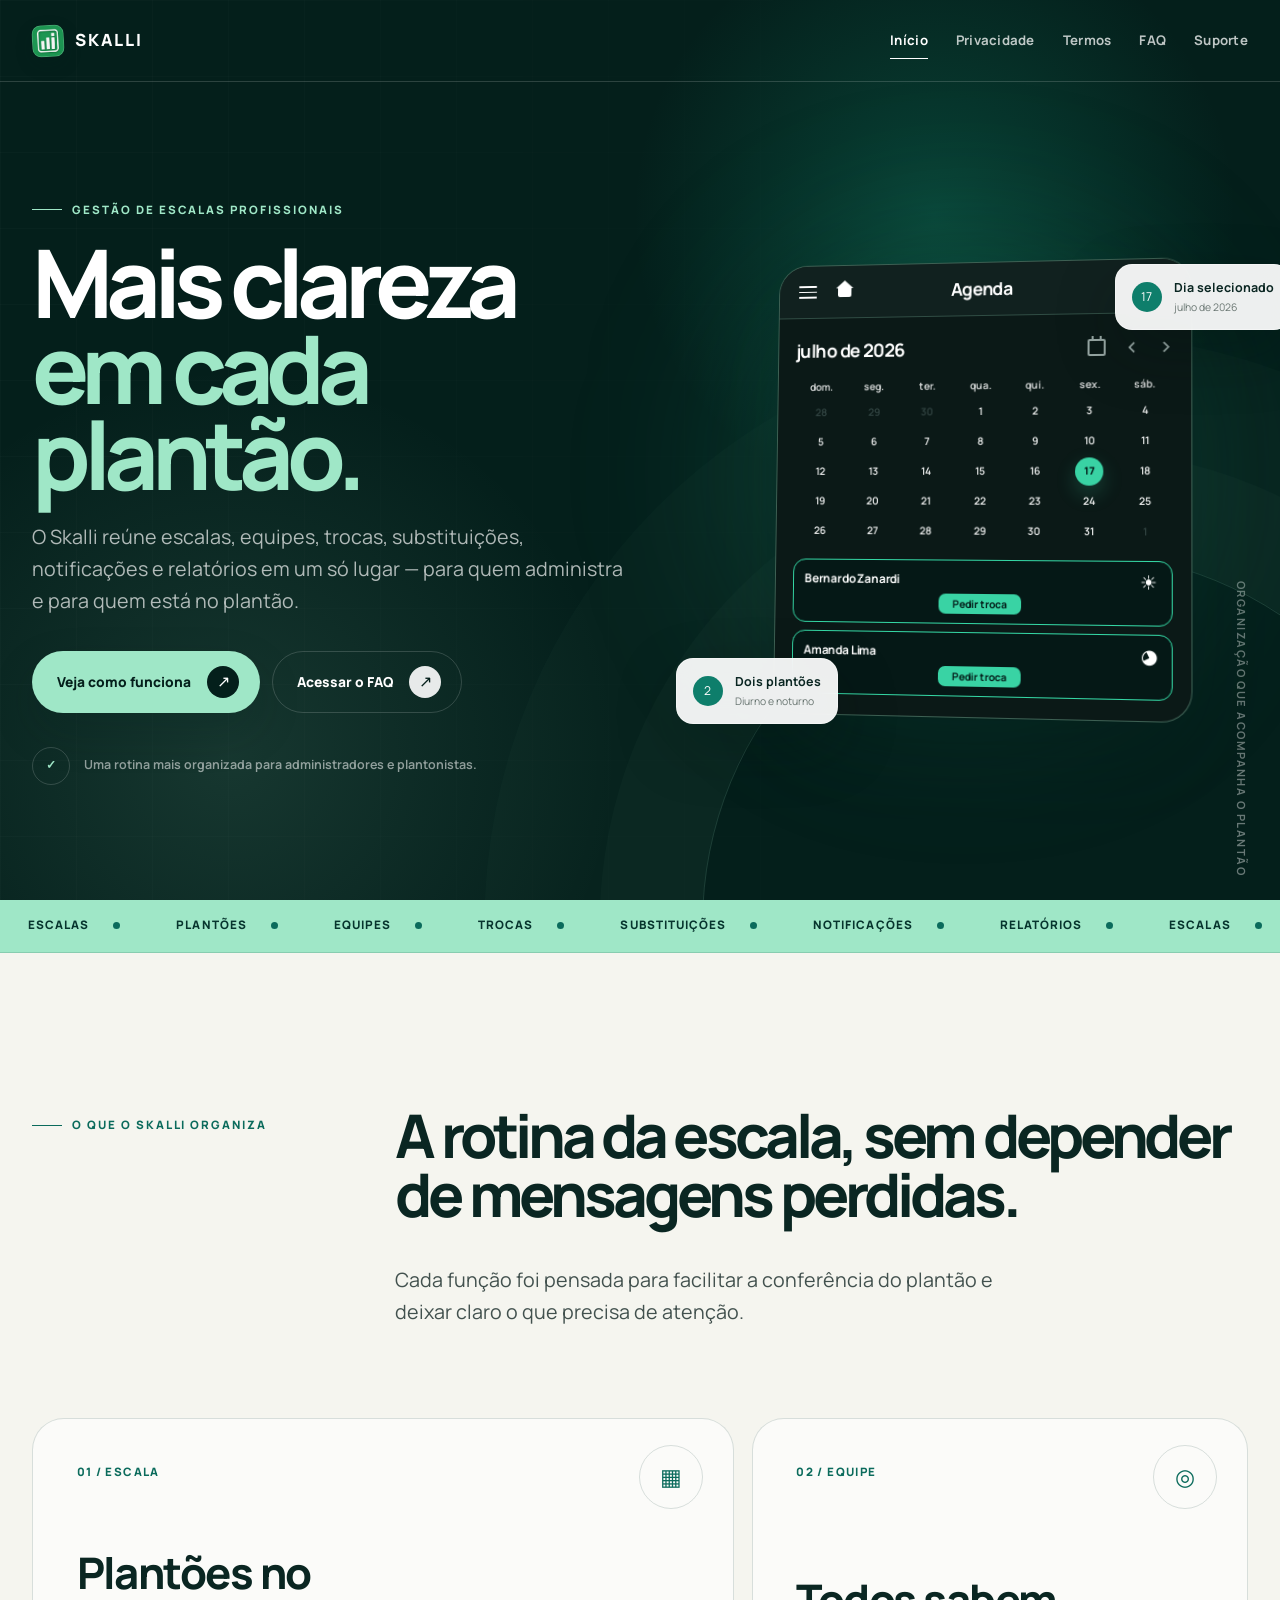
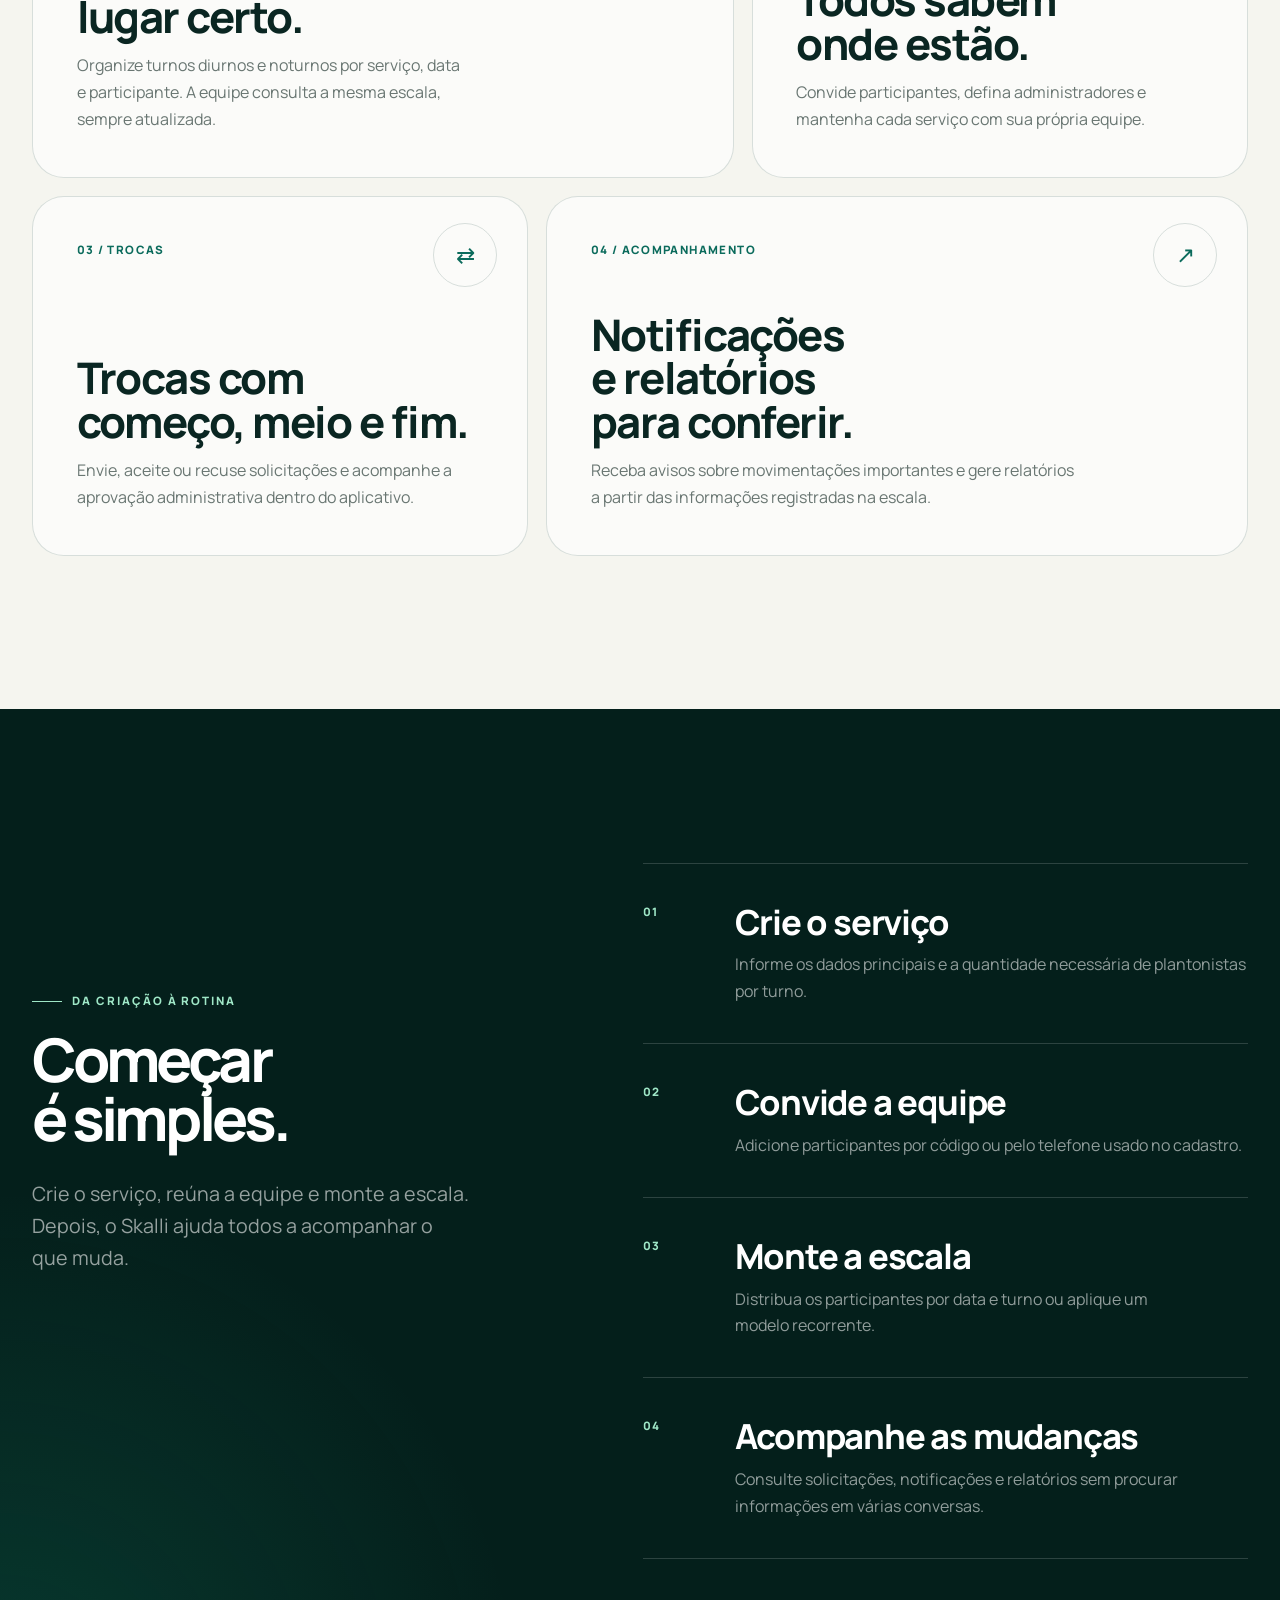
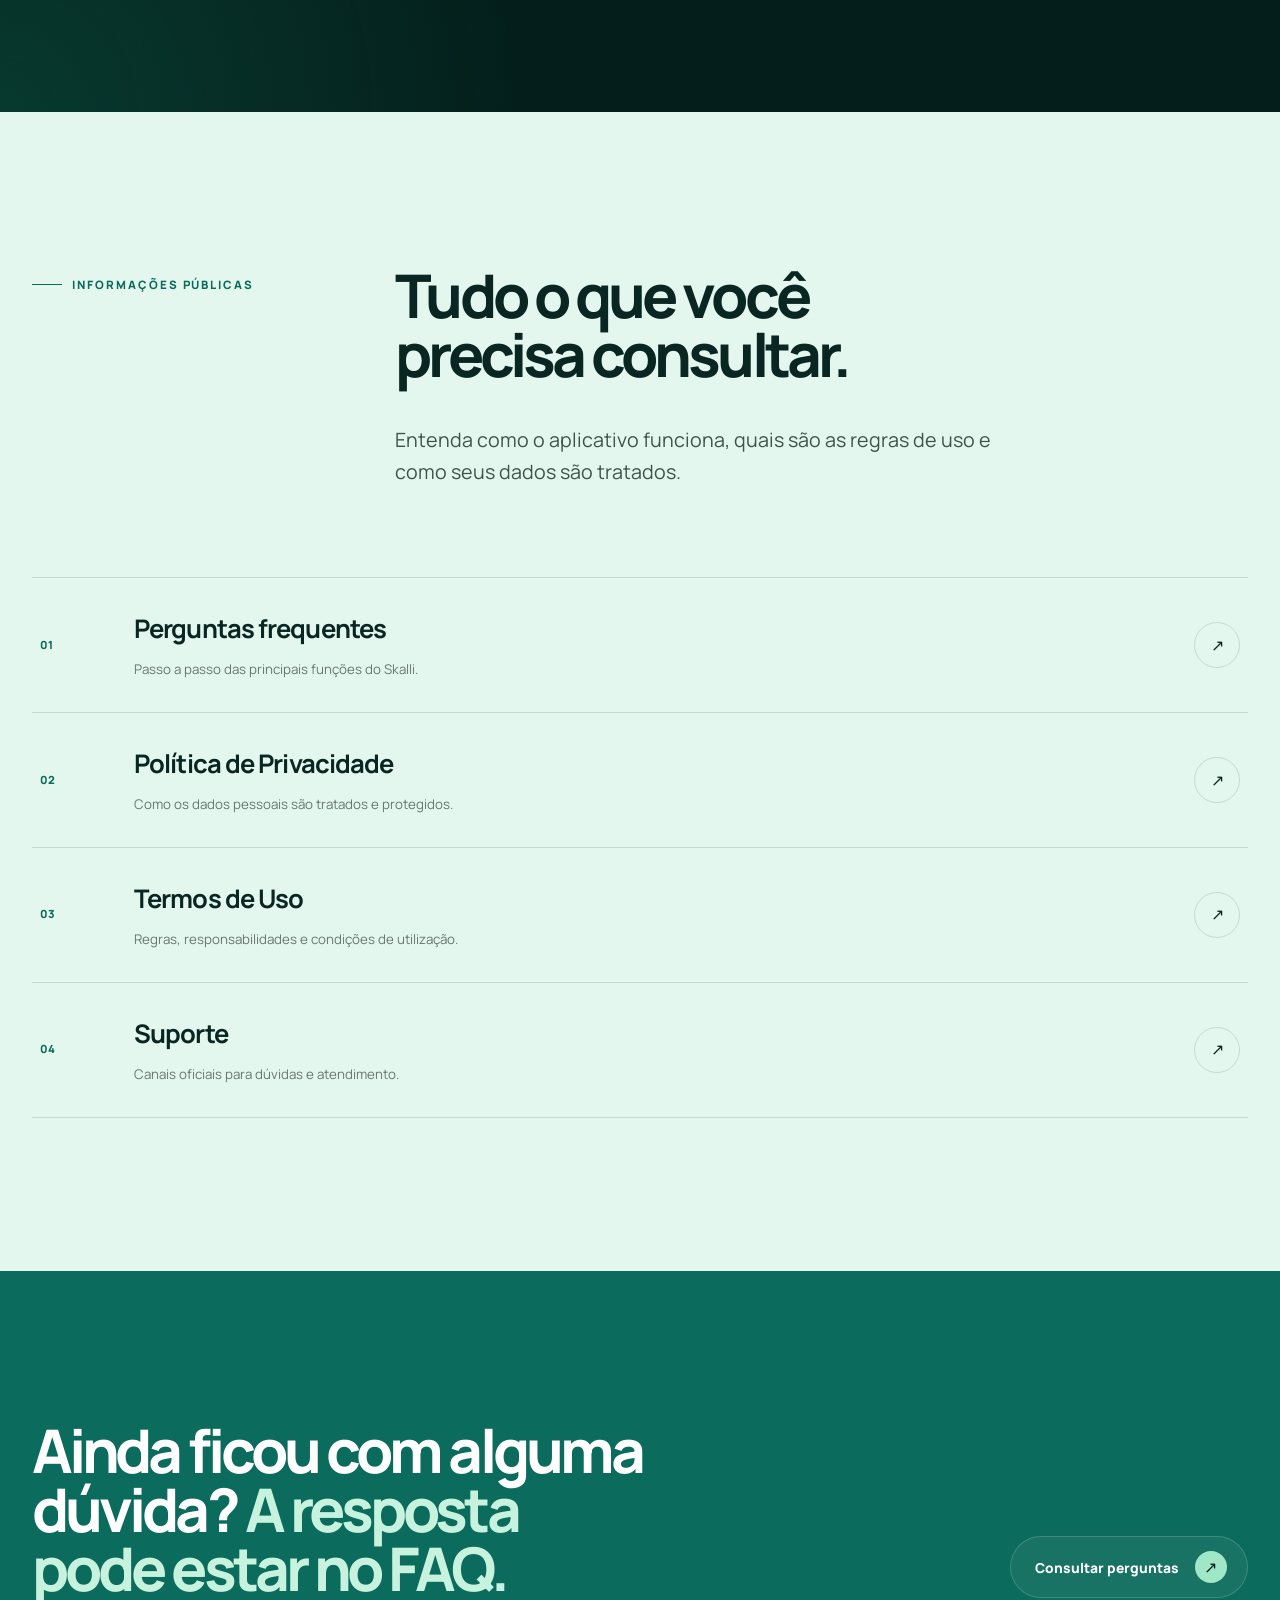
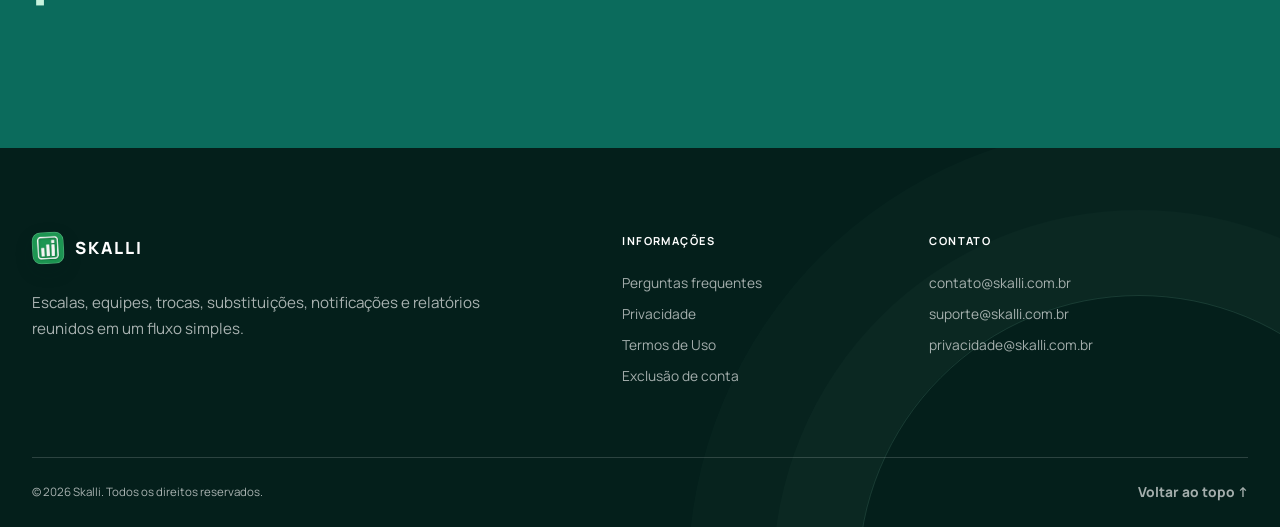
<file: index.html>
<!doctype html>
<html lang="pt-BR">
<head>
  <meta charset="utf-8">
  <meta name="viewport" content="width=device-width, initial-scale=1">
  <title>Skalli | Escalas profissionais com mais clareza</title>
  <meta name="description" content="Organize escalas, plantões, equipes, trocas, substituições e relatórios com o Skalli.">
  <meta name="theme-color" content="#041f1b">
  <link rel="stylesheet" href="assets/css/styles.css">
  <script src="assets/js/site.js" defer></script>
</head>
<body class="home-page">
  <a class="skip-link" href="#conteudo">Pular para o conteúdo</a>
  <div class="scroll-progress" aria-hidden="true"><span></span></div>
  <header class="site-header">
    <div class="container header-inner">
      <a class="brand" href="" aria-label="Skalli — início">
        <span class="brand-mark" aria-hidden="true"><img src="assets/images/skalli-logo.webp" alt=""></span>
        <span>Skalli</span>
      </a>
      <button class="nav-toggle" type="button" aria-label="Abrir menu" aria-controls="site-nav" aria-expanded="false">
        <span class="nav-toggle-box" aria-hidden="true"></span>
      </button>
      <nav class="site-nav" id="site-nav" aria-label="Navegação principal">
        <a class="active" href="">Início</a>
        <a href="privacidade/">Privacidade</a>
        <a href="termos/">Termos</a>
        <a href="faq/">FAQ</a>
        <a href="suporte/">Suporte</a>
      </nav>
    </div>
  </header>

  <main id="conteudo">
    <section class="home-hero">
      <div class="container home-hero-grid">
        <div class="home-hero-copy" data-reveal>
          <p class="eyebrow">Gestão de escalas profissionais</p>
          <h1>Mais clareza <span>em cada plantão.</span></h1>
          <p class="lead">O Skalli reúne escalas, equipes, trocas, substituições, notificações e relatórios em um só lugar — para quem administra e para quem está no plantão.</p>
          <div class="hero-actions">
            <a class="button primary" href="#como-funciona">Veja como funciona</a>
            <a class="button secondary" href="faq/">Acessar o FAQ</a>
          </div>
          <div class="hero-proof">
            <span class="proof-mark" aria-hidden="true">✓</span>
            <span>Uma rotina mais organizada para administradores e plantonistas.</span>
          </div>
        </div>

        <div class="hero-product" aria-label="Exemplo visual da agenda mensal do Skalli, com calendário e plantões do dia selecionado" data-reveal>
          <div class="product-glow" aria-hidden="true"></div>
          <div class="product-window agenda-window">
            <div class="agenda-topbar">
              <span class="agenda-menu" aria-hidden="true"><i></i><i></i><i></i></span>
              <span class="agenda-home" aria-hidden="true">◆</span>
              <strong>Agenda</strong>
            </div>
            <div class="agenda-body">
              <div class="month-head">
                <strong>julho de 2026</strong>
                <span class="month-controls" aria-hidden="true"><i class="calendar-mini"></i><b>‹</b><b>›</b></span>
              </div>
              <div class="calendar-weekdays" aria-hidden="true"><span>dom.</span><span>seg.</span><span>ter.</span><span>qua.</span><span>qui.</span><span>sex.</span><span>sáb.</span></div>
              <div class="calendar-days" aria-label="Calendário de julho de 2026; dia 17 selecionado">
                <span class="is-muted">28</span><span class="is-muted">29</span><span class="is-muted">30</span><span>1</span><span>2</span><span>3</span><span>4</span>
                <span>5</span><span>6</span><span>7</span><span>8</span><span>9</span><span>10</span><span>11</span>
                <span>12</span><span>13</span><span>14</span><span>15</span><span>16</span><span class="is-selected">17</span><span>18</span>
                <span>19</span><span>20</span><span>21</span><span>22</span><span>23</span><span>24</span><span>25</span>
                <span>26</span><span>27</span><span>28</span><span>29</span><span>30</span><span>31</span><span class="is-muted">1</span>
              </div>
              <div class="agenda-shifts">
                <div class="agenda-shift-card">
                  <strong>Bernardo Zanardi</strong>
                  <span class="shift-symbol sun-symbol" aria-label="Turno diurno"></span>
                  <span class="swap-button">Pedir troca</span>
                </div>
                <div class="agenda-shift-card">
                  <strong>Amanda Lima</strong>
                  <span class="shift-symbol moon-symbol" aria-label="Turno noturno"></span>
                  <span class="swap-button">Pedir troca</span>
                </div>
              </div>
            </div>
          </div>
          <div class="floating-card card-a" aria-hidden="true">
            <span class="check">17</span>
            <span><strong>Dia selecionado</strong><small>julho de 2026</small></span>
          </div>
          <div class="floating-card card-b" aria-hidden="true">
            <span class="check">2</span>
            <span><strong>Dois plantões</strong><small>Diurno e noturno</small></span>
          </div>
        </div>
      </div>
      <span class="hero-index" aria-hidden="true">Organização que acompanha o plantão</span>
    </section>

    <div class="feature-ticker" aria-label="Funcionalidades do Skalli">
      <div class="ticker-track">
        <div class="ticker-group"><span>Escalas</span><span>Plantões</span><span>Equipes</span><span>Trocas</span><span>Substituições</span><span>Notificações</span><span>Relatórios</span></div>
        <div class="ticker-group" aria-hidden="true"><span>Escalas</span><span>Plantões</span><span>Equipes</span><span>Trocas</span><span>Substituições</span><span>Notificações</span><span>Relatórios</span></div>
      </div>
    </div>

    <section class="section product-section" id="como-funciona">
      <div class="container">
        <div class="section-heading" data-reveal>
          <p class="eyebrow">O que o Skalli organiza</p>
          <h2>A rotina da escala, sem depender de mensagens perdidas.</h2>
          <p class="lead">Cada função foi pensada para facilitar a conferência do plantão e deixar claro o que precisa de atenção.</p>
        </div>
        <div class="feature-grid">
          <article class="feature-card">
            <span class="feature-number">01 / ESCALA</span>
            <span class="feature-symbol" aria-hidden="true">▦</span>
            <div><h3>Plantões no lugar certo.</h3><p>Organize turnos diurnos e noturnos por serviço, data e participante. A equipe consulta a mesma escala, sempre atualizada.</p></div>
          </article>
          <article class="feature-card">
            <span class="feature-number">02 / EQUIPE</span>
            <span class="feature-symbol" aria-hidden="true">◎</span>
            <div><h3>Todos sabem onde estão.</h3><p>Convide participantes, defina administradores e mantenha cada serviço com sua própria equipe.</p></div>
          </article>
          <article class="feature-card">
            <span class="feature-number">03 / TROCAS</span>
            <span class="feature-symbol" aria-hidden="true">⇄</span>
            <div><h3>Trocas com começo, meio e fim.</h3><p>Envie, aceite ou recuse solicitações e acompanhe a aprovação administrativa dentro do aplicativo.</p></div>
          </article>
          <article class="feature-card">
            <span class="feature-number">04 / ACOMPANHAMENTO</span>
            <span class="feature-symbol" aria-hidden="true">↗</span>
            <div><h3>Notificações e relatórios para conferir.</h3><p>Receba avisos sobre movimentações importantes e gere relatórios a partir das informações registradas na escala.</p></div>
          </article>
        </div>
      </div>
    </section>

    <section class="section workflow-section">
      <div class="container workflow-grid">
        <div class="workflow-intro" data-reveal>
          <p class="eyebrow">Da criação à rotina</p>
          <h2>Começar é simples.</h2>
          <p class="lead">Crie o serviço, reúna a equipe e monte a escala. Depois, o Skalli ajuda todos a acompanhar o que muda.</p>
        </div>
        <div class="workflow-steps">
          <article class="workflow-step"><span>01</span><div><h3>Crie o serviço</h3><p>Informe os dados principais e a quantidade necessária de plantonistas por turno.</p></div></article>
          <article class="workflow-step"><span>02</span><div><h3>Convide a equipe</h3><p>Adicione participantes por código ou pelo telefone usado no cadastro.</p></div></article>
          <article class="workflow-step"><span>03</span><div><h3>Monte a escala</h3><p>Distribua os participantes por data e turno ou aplique um modelo recorrente.</p></div></article>
          <article class="workflow-step"><span>04</span><div><h3>Acompanhe as mudanças</h3><p>Consulte solicitações, notificações e relatórios sem procurar informações em várias conversas.</p></div></article>
        </div>
      </div>
    </section>

    <section class="section resource-section">
      <div class="container">
        <div class="section-heading" data-reveal>
          <p class="eyebrow">Informações públicas</p>
          <h2>Tudo o que você precisa consultar.</h2>
          <p class="lead">Entenda como o aplicativo funciona, quais são as regras de uso e como seus dados são tratados.</p>
        </div>
        <div class="resource-list">
          <a class="resource-link" href="faq/"><span>01</span><span><strong>Perguntas frequentes</strong><small>Passo a passo das principais funções do Skalli.</small></span><span class="resource-arrow" aria-hidden="true">↗</span></a>
          <a class="resource-link" href="privacidade/"><span>02</span><span><strong>Política de Privacidade</strong><small>Como os dados pessoais são tratados e protegidos.</small></span><span class="resource-arrow" aria-hidden="true">↗</span></a>
          <a class="resource-link" href="termos/"><span>03</span><span><strong>Termos de Uso</strong><small>Regras, responsabilidades e condições de utilização.</small></span><span class="resource-arrow" aria-hidden="true">↗</span></a>
          <a class="resource-link" href="suporte/"><span>04</span><span><strong>Suporte</strong><small>Canais oficiais para dúvidas e atendimento.</small></span><span class="resource-arrow" aria-hidden="true">↗</span></a>
        </div>
      </div>
    </section>

    <section class="final-cta">
      <div class="container final-cta-grid" data-reveal>
        <h2>Ainda ficou com alguma dúvida? <span>A resposta pode estar no FAQ.</span></h2>
        <a class="button light" href="faq/">Consultar perguntas</a>
      </div>
    </section>
  </main>

  <footer class="site-footer">
    <div class="container footer-grid">
      <div>
        <a class="brand footer-brand" href="" aria-label="Skalli — início">
          <span class="brand-mark" aria-hidden="true"><img src="assets/images/skalli-logo.webp" alt=""></span>
          <span>Skalli</span>
        </a>
        <p>Escalas, equipes, trocas, substituições, notificações e relatórios reunidos em um fluxo simples.</p>
      </div>
      <div>
        <strong>Informações</strong>
        <a href="faq/">Perguntas frequentes</a>
        <a href="privacidade/">Privacidade</a>
        <a href="termos/">Termos de Uso</a>
        <a href="excluir-conta/">Exclusão de conta</a>
      </div>
      <div>
        <strong>Contato</strong>
        <a href="mailto:contato@skalli.com.br">contato@skalli.com.br</a>
        <a href="mailto:suporte@skalli.com.br">suporte@skalli.com.br</a>
        <a href="mailto:privacidade@skalli.com.br">privacidade@skalli.com.br</a>
      </div>
    </div>
    <div class="container footer-bottom">
      <span>© 2026 Skalli. Todos os direitos reservados.</span>
      <a href="#conteudo">Voltar ao topo ↑</a>
    </div>
  </footer>
</body>
</html>
</file>
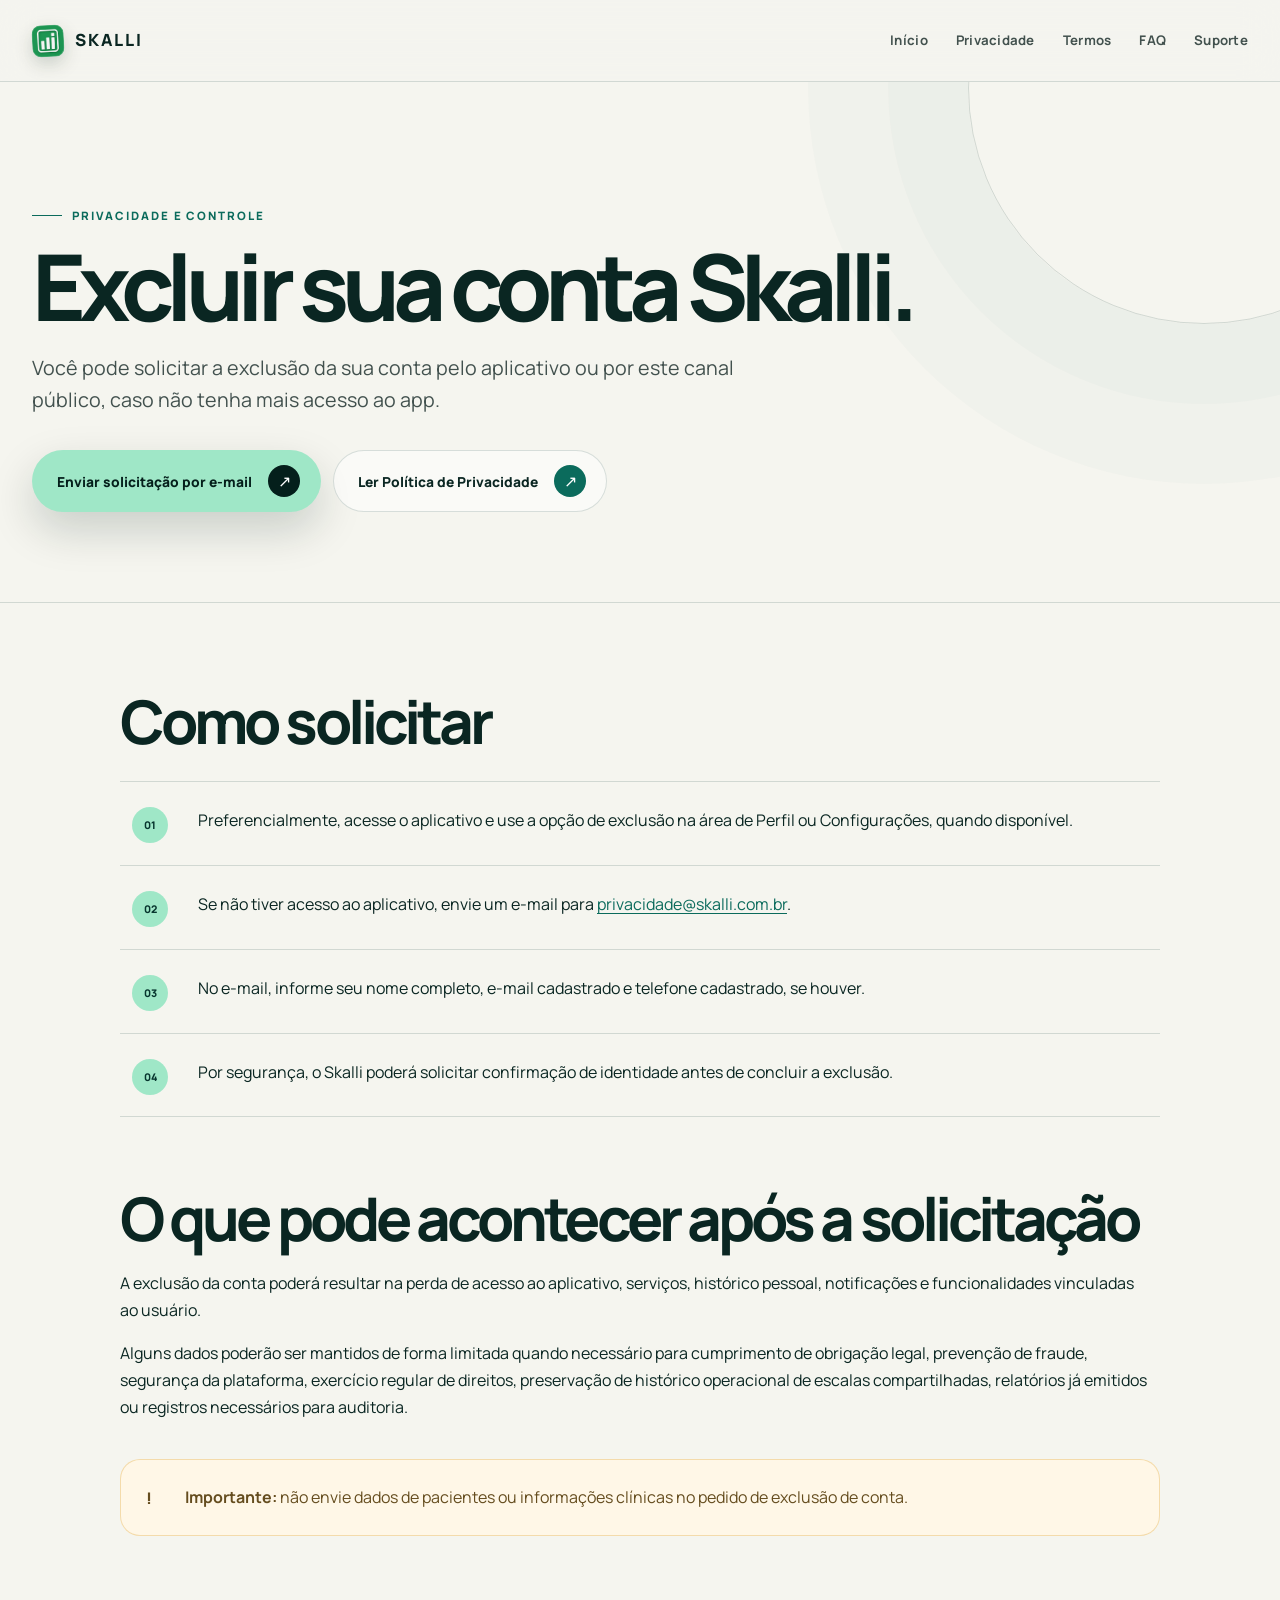
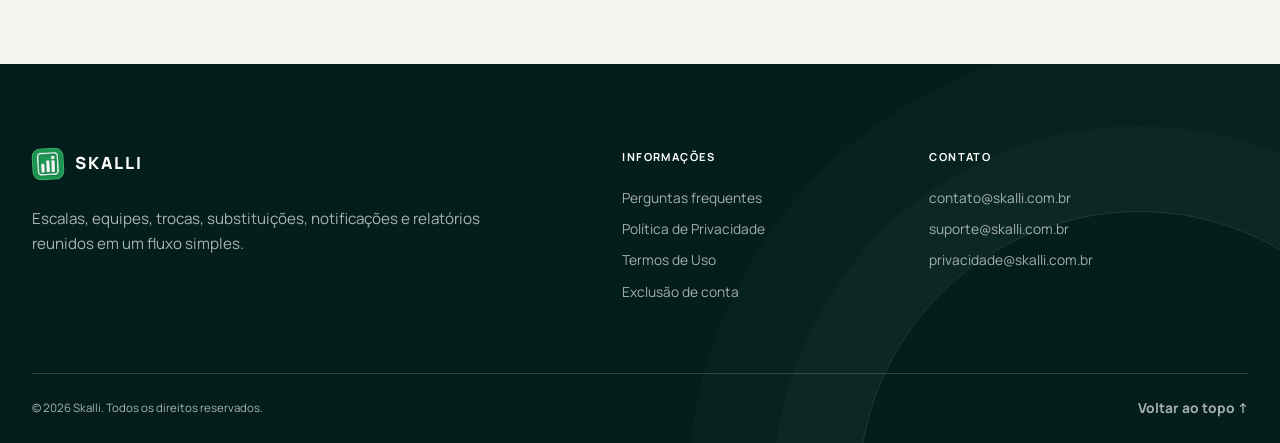
<file: excluir-conta/index.html>
<!doctype html>
<html lang="pt-BR">
<head>
  <meta charset="utf-8">
  <meta name="viewport" content="width=device-width, initial-scale=1">
  <title>Exclusão de conta | Skalli</title>
  <meta name="description" content="Solicitação de exclusão de conta do Skalli">
  <meta name="theme-color" content="#f5f5ef">
  <link rel="stylesheet" href="../assets/css/styles.css">
  <script src="../assets/js/site.js" defer></script>
</head>
<body class="inner-page account-page">
  <a class="skip-link" href="#conteudo">Pular para o conteúdo</a>
  <div class="scroll-progress" aria-hidden="true"><span></span></div>
  <header class="site-header">
    <div class="container header-inner">
      <a class="brand" href="../" aria-label="Skalli — início">
        <span class="brand-mark" aria-hidden="true"><img src="../assets/images/skalli-logo.webp" alt=""></span>
        <span>Skalli</span>
      </a>
      <button class="nav-toggle" type="button" aria-label="Abrir menu" aria-controls="site-nav" aria-expanded="false"><span class="nav-toggle-box" aria-hidden="true"></span></button>
      <nav class="site-nav" id="site-nav" aria-label="Navegação principal">
        <a href="../">Início</a><a href="../privacidade/">Privacidade</a><a href="../termos/">Termos</a><a href="../faq/">FAQ</a><a href="../suporte/">Suporte</a>
      </nav>
    </div>
  </header>
  <main id="conteudo">
    
<section class="page-hero">
  <div class="container">
    <p class="eyebrow">Privacidade e controle</p>
    <h1>Excluir sua conta Skalli.</h1>
    <p class="lead">Você pode solicitar a exclusão da sua conta pelo aplicativo ou por este canal público, caso não tenha mais acesso ao app.</p>
    <div class="hero-actions"><a class="button primary" href="mailto:privacidade@skalli.com.br?subject=Solicita%C3%A7%C3%A3o%20de%20exclus%C3%A3o%20de%20conta%20Skalli&body=Ol%C3%A1%2C%20gostaria%20de%20solicitar%20a%20exclus%C3%A3o%20da%20minha%20conta%20Skalli.%0A%0ANome%20completo%3A%0AE-mail%20cadastrado%3A%0ATelefone%20cadastrado%2C%20se%20houver%3A%0A%0ADeclaro%20que%20solicito%20a%20exclus%C3%A3o%20da%20minha%20conta%20e%20dos%20dados%20pessoais%20associados%2C%20observadas%20as%20hip%C3%B3teses%20legais%20de%20reten%C3%A7%C3%A3o.">Enviar solicitação por e-mail</a><a class="button secondary" href="../privacidade/">Ler Política de Privacidade</a></div>
  </div>
</section>
<div class="container content-card">
  <h2>Como solicitar</h2>
  <ol class="steps">
    <li>Preferencialmente, acesse o aplicativo e use a opção de exclusão na área de Perfil ou Configurações, quando disponível.</li>
    <li>Se não tiver acesso ao aplicativo, envie um e-mail para <a href="mailto:privacidade@skalli.com.br">privacidade@skalli.com.br</a>.</li>
    <li>No e-mail, informe seu nome completo, e-mail cadastrado e telefone cadastrado, se houver.</li>
    <li>Por segurança, o Skalli poderá solicitar confirmação de identidade antes de concluir a exclusão.</li>
  </ol>
  <h2>O que pode acontecer após a solicitação</h2>
  <p>A exclusão da conta poderá resultar na perda de acesso ao aplicativo, serviços, histórico pessoal, notificações e funcionalidades vinculadas ao usuário.</p>
  <p>Alguns dados poderão ser mantidos de forma limitada quando necessário para cumprimento de obrigação legal, prevenção de fraude, segurança da plataforma, exercício regular de direitos, preservação de histórico operacional de escalas compartilhadas, relatórios já emitidos ou registros necessários para auditoria.</p>
  <div class="callout"><strong>Importante:</strong> não envie dados de pacientes ou informações clínicas no pedido de exclusão de conta.</div>
</div>

  </main>
  <footer class="site-footer">
    <div class="container footer-grid">
      <div>
        <a class="brand footer-brand" href="../" aria-label="Skalli — início">
          <span class="brand-mark" aria-hidden="true"><img src="../assets/images/skalli-logo.webp" alt=""></span>
          <span>Skalli</span>
        </a>
        <p>Escalas, equipes, trocas, substituições, notificações e relatórios reunidos em um fluxo simples.</p>
      </div>
      <div>
        <strong>Informações</strong>
        <a href="../faq/">Perguntas frequentes</a>
        <a href="../privacidade/">Política de Privacidade</a>
        <a href="../termos/">Termos de Uso</a>
        <a href="../excluir-conta/">Exclusão de conta</a>
      </div>
      <div>
        <strong>Contato</strong>
        <a href="mailto:contato@skalli.com.br">contato@skalli.com.br</a>
        <a href="mailto:suporte@skalli.com.br">suporte@skalli.com.br</a>
        <a href="mailto:privacidade@skalli.com.br">privacidade@skalli.com.br</a>
      </div>
    </div>
    <div class="container footer-bottom">
      <span>© 2026 Skalli. Todos os direitos reservados.</span>
      <a href="#conteudo">Voltar ao topo ↑</a>
    </div>
  </footer>
</body>
</html>
</file>
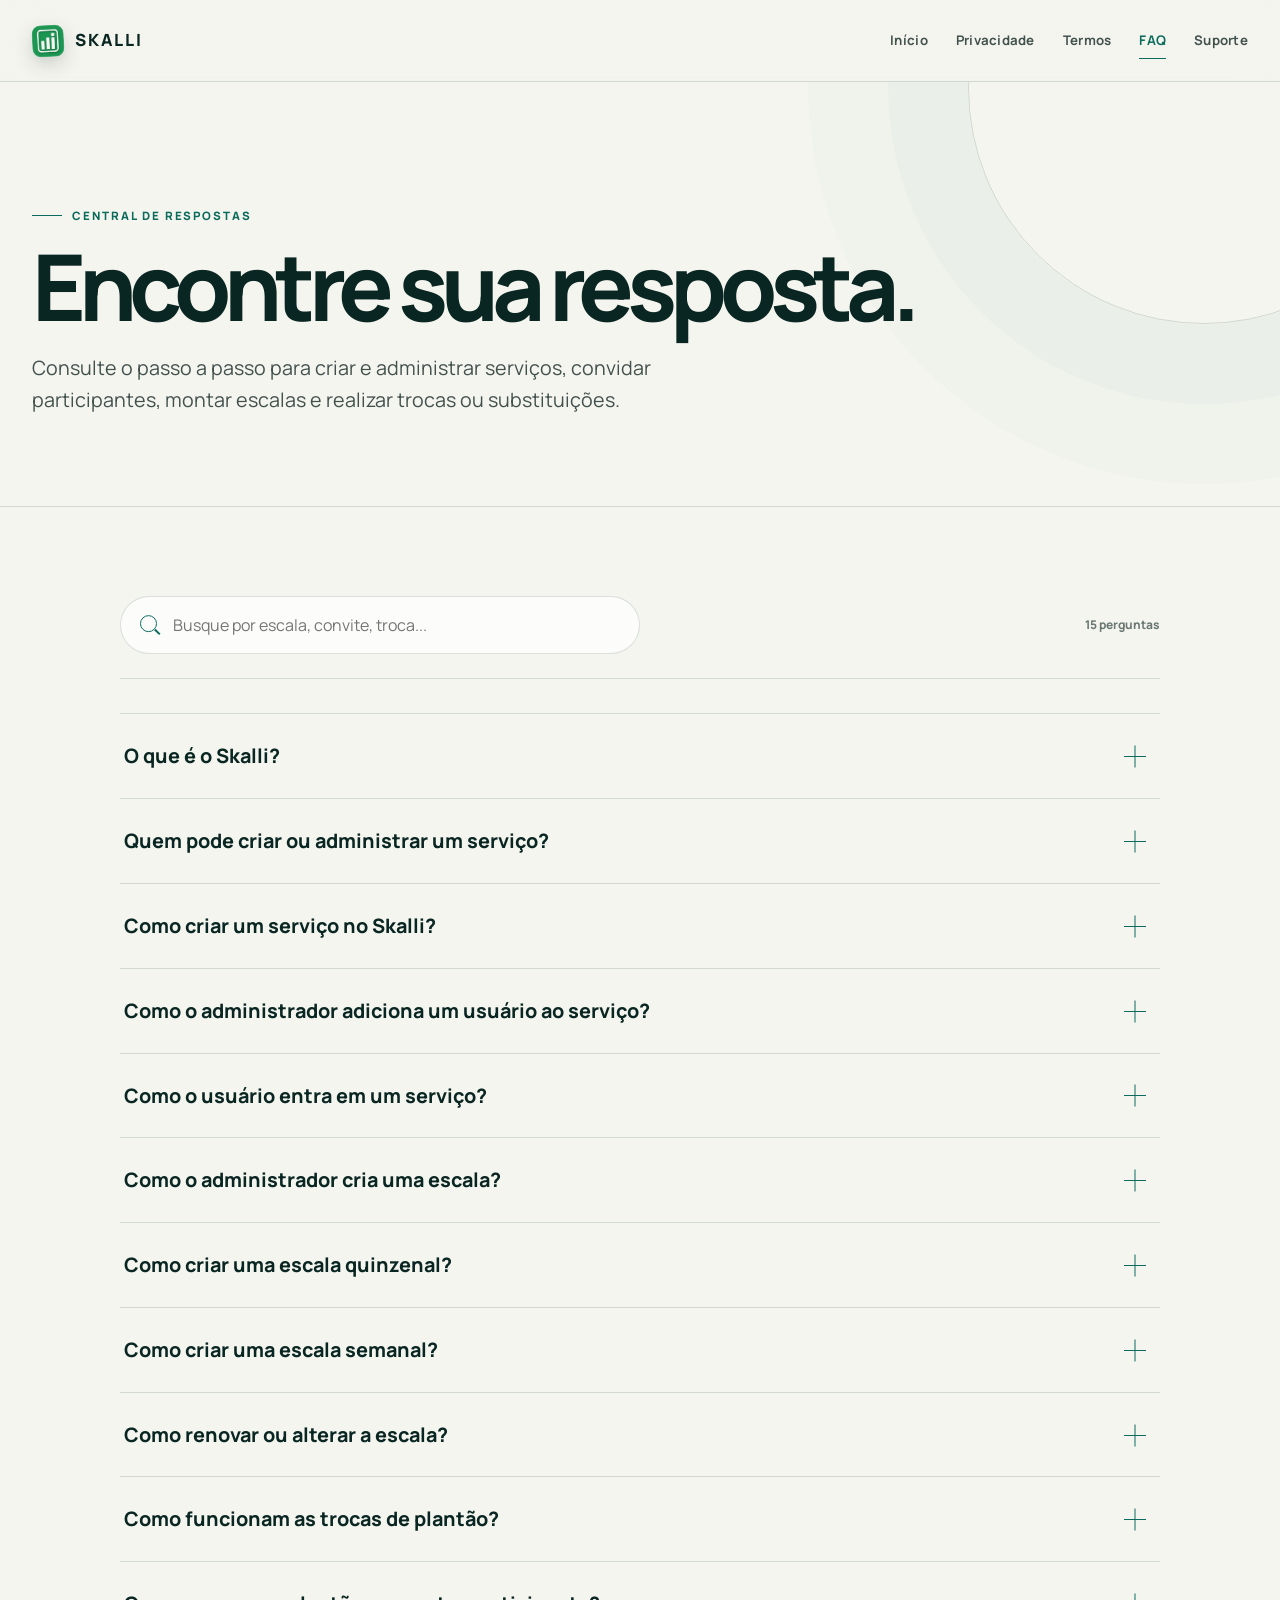
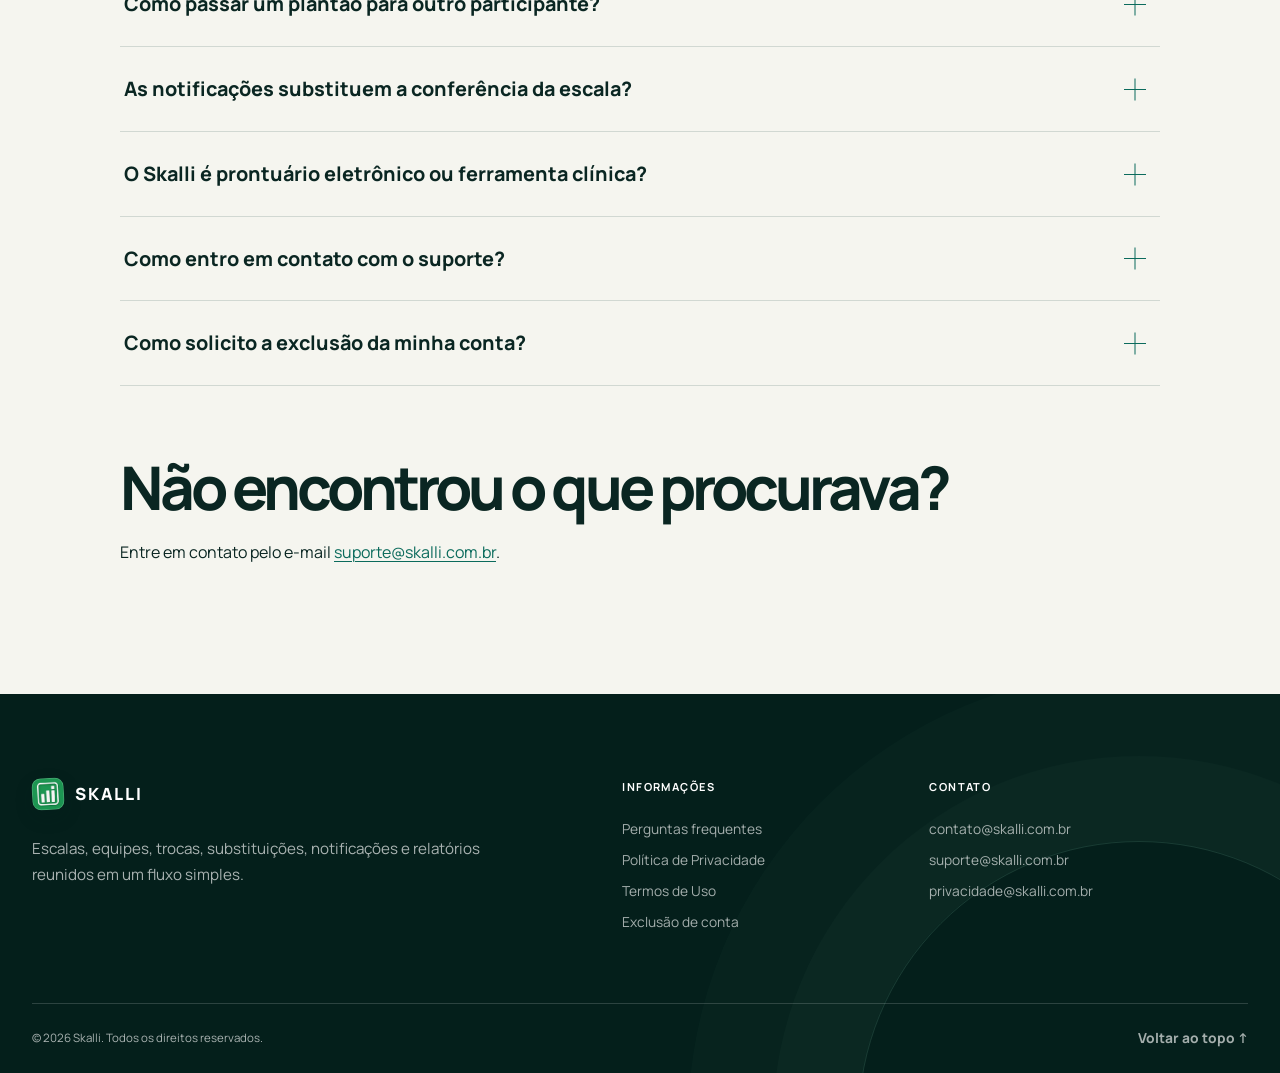
<file: faq/index.html>
<!doctype html>
<html lang="pt-BR">
<head>
  <meta charset="utf-8">
  <meta name="viewport" content="width=device-width, initial-scale=1">
  <title>Perguntas frequentes | Skalli</title>
  <meta name="description" content="Aprenda a criar serviços, convidar participantes, montar escalas e realizar trocas no Skalli.">
  <meta name="theme-color" content="#f5f5ef">
  <link rel="stylesheet" href="../assets/css/styles.css">
  <script src="../assets/js/site.js" defer></script>
</head>
<body class="inner-page faq-page">
  <a class="skip-link" href="#conteudo">Pular para o conteúdo</a>
  <div class="scroll-progress" aria-hidden="true"><span></span></div>
  <header class="site-header">
    <div class="container header-inner">
      <a class="brand" href="../" aria-label="Skalli — início">
        <span class="brand-mark" aria-hidden="true"><img src="../assets/images/skalli-logo.webp" alt=""></span>
        <span>Skalli</span>
      </a>
      <button class="nav-toggle" type="button" aria-label="Abrir menu" aria-controls="site-nav" aria-expanded="false"><span class="nav-toggle-box" aria-hidden="true"></span></button>
      <nav class="site-nav" id="site-nav" aria-label="Navegação principal">
        <a href="../">Início</a><a href="../privacidade/">Privacidade</a><a href="../termos/">Termos</a><a class="active" href="../faq/">FAQ</a><a href="../suporte/">Suporte</a>
      </nav>
    </div>
  </header>
  <main id="conteudo">
    
<section class="page-hero">
  <div class="container">
    <p class="eyebrow">Central de respostas</p>
    <h1>Encontre sua resposta.</h1>
    <p class="lead">Consulte o passo a passo para criar e administrar serviços, convidar participantes, montar escalas e realizar trocas ou substituições.</p>
  </div>
</section>
<div class="container content-card">
  <div class="faq-toolbar">
    <label class="faq-search" for="faq-search"><span class="skip-link">Buscar nas perguntas</span><input id="faq-search" type="search" placeholder="Busque por escala, convite, troca..." autocomplete="off"></label>
    <span class="faq-count" id="faq-count" aria-live="polite">15 perguntas</span>
  </div>
  <div class="faq-list">
    <details><summary>O que é o Skalli?</summary><p>O Skalli é uma plataforma para organizar escalas profissionais, plantões e equipes de trabalho. Administradores podem montar e acompanhar escalas, gerenciar participantes e analisar relatórios. Os profissionais podem consultar seus plantões, receber notificações e solicitar trocas ou substituições de forma organizada.</p></details>
    <details><summary>Quem pode criar ou administrar um serviço?</summary><p>Qualquer usuário com uma conta ativa pode criar um serviço para organizar uma escala em turnos. Quem cria o serviço torna-se seu administrador. Outro participante também pode receber essa permissão por meio do caminho <strong>Participantes &gt; Tornar administrador</strong>. Administradores podem configurar o serviço, convidar membros, montar escalas e analisar solicitações.</p></details>
    <details><summary>Como criar um serviço no Skalli?</summary><p>Depois de entrar em sua conta, acesse a tela <strong>Início</strong>, toque em <strong>Criar serviço</strong> e confirme. Preencha o nome e as demais informações que ajudarão os participantes a identificar o serviço. Defina também quantos plantonistas são necessários nos turnos diurno e noturno. Após a criação, você já poderá convidar os participantes da escala.</p></details>
    <details><summary>Como o administrador adiciona um usuário ao serviço?</summary><p>O usuário precisa ter o aplicativo instalado e uma conta cadastrada no Skalli. O administrador pode convidá-lo por código ou pelo telefone informado no cadastro.</p><p><strong>Por código:</strong> acesse <strong>Convidar participante &gt; Convidar por código &gt; Gerar código</strong>. O código em massa pode ser usado por várias pessoas durante 2 horas; o convite único pode ser usado uma vez e expira em 2 minutos. Envie o código ao participante pelo canal que preferir.</p><p><strong>Por telefone:</strong> acesse <strong>Convidar participante &gt; Convidar por telefone</strong> e informe o mesmo número usado pelo participante no cadastro. O convite aparecerá em <strong>Solicitações recebidas</strong>, onde ele poderá aceitar ou recusar.</p></details>
    <details><summary>Como o usuário entra em um serviço?</summary><p><strong>Com um código:</strong> na tela <strong>Início</strong>, toque em <strong>Entrar + &gt; Entrar por código</strong>, digite o código recebido e confirme. <strong>Com um convite por telefone:</strong> acesse <strong>Entrar + &gt; Convites recebidos</strong> e toque em <strong>Aceitar</strong>. Depois disso, o serviço aparecerá na tela inicial e o usuário estará disponível para ser incluído na escala.</p></details>
    <details><summary>Como o administrador cria uma escala?</summary><p>Primeiro, crie o serviço e adicione os participantes. Depois, abra o serviço na tela inicial, toque em <strong>Editar escala</strong>, escolha a data de início e selecione os plantonistas de cada dia e turno, diurno ou noturno. Para representar plantões contínuos de 24, 36 ou 48 horas, selecione o mesmo profissional nos turnos correspondentes.</p></details>
    <details><summary>Como criar uma escala quinzenal?</summary><p>Você pode configurar dois modelos semanais, A e B, que se alternam automaticamente. Escolha a data de início, preencha os plantonistas e turnos de cada modelo e aplique a escala. O padrão será repetido nos 60 dias seguintes. Para manter o planejamento sempre disponível, renove a data de aplicação a cada 30 dias, mesmo quando não houver alterações.</p></details>
    <details><summary>Como criar uma escala semanal?</summary><p>Para repetir a mesma escala todas as semanas, preencha o modelo B com o mesmo padrão usado no modelo A. Assim, a alternância entre os modelos não mudará a distribuição dos plantões.</p></details>
    <details><summary>Como renovar ou alterar a escala?</summary><p>Abra o serviço na tela inicial e toque em <strong>Editar escala</strong>. Faça as alterações necessárias e escolha uma nova data futura para o início do padrão atualizado. A escala já definida antes dessa data será preservada.</p></details>
    <details><summary>Como funcionam as trocas de plantão?</summary><p>Abra o serviço e selecione a data e o turno do plantão que deseja assumir. Toque em <strong>Pedir troca</strong>, escolha qual dos seus plantões deseja oferecer e envie a solicitação. O responsável pelo outro plantão poderá aceitar ou recusar em <strong>Solicitações recebidas</strong>. Se ele aceitar, um administrador ainda precisará aprovar a solicitação. Após a aprovação, a escala será atualizada automaticamente.</p></details>
    <details><summary>Como passar um plantão para outro participante?</summary><p>Abra o serviço, selecione a data do seu plantão e toque em <strong>Passar plantão</strong>. Escolha o participante que deverá recebê-lo e envie a solicitação. O participante poderá aceitar ou recusar em <strong>Solicitações recebidas</strong>. Se aceitar, um administrador fará a aprovação final e a escala será atualizada automaticamente.</p></details>
    <details><summary>As notificações substituem a conferência da escala?</summary><p>Não. As notificações avisam sobre convites, solicitações, aprovações e outras movimentações importantes, mas cada usuário deve abrir o aplicativo e conferir as informações diretamente na escala.</p></details>
    <details><summary>O Skalli é prontuário eletrônico ou ferramenta clínica?</summary><p>Não. O Skalli organiza escalas e equipes. Ele não realiza telemedicina, não registra atendimentos, não faz diagnósticos e não deve ser usado para armazenar prontuários ou dados de pacientes.</p></details>
    <details><summary>Como entro em contato com o suporte?</summary><p>Envie um e-mail para <a href="mailto:suporte@skalli.com.br">suporte@skalli.com.br</a>. Para dúvidas ou solicitações relacionadas à privacidade e à LGPD, escreva para <a href="mailto:privacidade@skalli.com.br">privacidade@skalli.com.br</a>.</p></details>
    <details><summary>Como solicito a exclusão da minha conta?</summary><p>No aplicativo, acesse <strong>Perfil &gt; Excluir conta</strong>, faça o login novamente quando solicitado e confirme a exclusão. Se não tiver acesso ao aplicativo, envie a solicitação para <a href="mailto:privacidade@skalli.com.br">privacidade@skalli.com.br</a>.</p></details>
  </div>
  <p class="faq-empty" id="faq-empty">Nenhuma resposta encontrada. Tente buscar com outras palavras.</p>
  <h2>Não encontrou o que procurava?</h2>
  <p>Entre em contato pelo e-mail <a href="mailto:suporte@skalli.com.br">suporte@skalli.com.br</a>.</p>
</div>

  </main>
  <footer class="site-footer">
    <div class="container footer-grid">
      <div>
        <a class="brand footer-brand" href="../" aria-label="Skalli — início">
          <span class="brand-mark" aria-hidden="true"><img src="../assets/images/skalli-logo.webp" alt=""></span>
          <span>Skalli</span>
        </a>
        <p>Escalas, equipes, trocas, substituições, notificações e relatórios reunidos em um fluxo simples.</p>
      </div>
      <div>
        <strong>Informações</strong>
        <a href="../faq/">Perguntas frequentes</a>
        <a href="../privacidade/">Política de Privacidade</a>
        <a href="../termos/">Termos de Uso</a>
        <a href="../excluir-conta/">Exclusão de conta</a>
      </div>
      <div>
        <strong>Contato</strong>
        <a href="mailto:contato@skalli.com.br">contato@skalli.com.br</a>
        <a href="mailto:suporte@skalli.com.br">suporte@skalli.com.br</a>
        <a href="mailto:privacidade@skalli.com.br">privacidade@skalli.com.br</a>
      </div>
    </div>
    <div class="container footer-bottom">
      <span>© 2026 Skalli. Todos os direitos reservados.</span>
      <a href="#conteudo">Voltar ao topo ↑</a>
    </div>
  </footer>
</body>
</html>
</file>
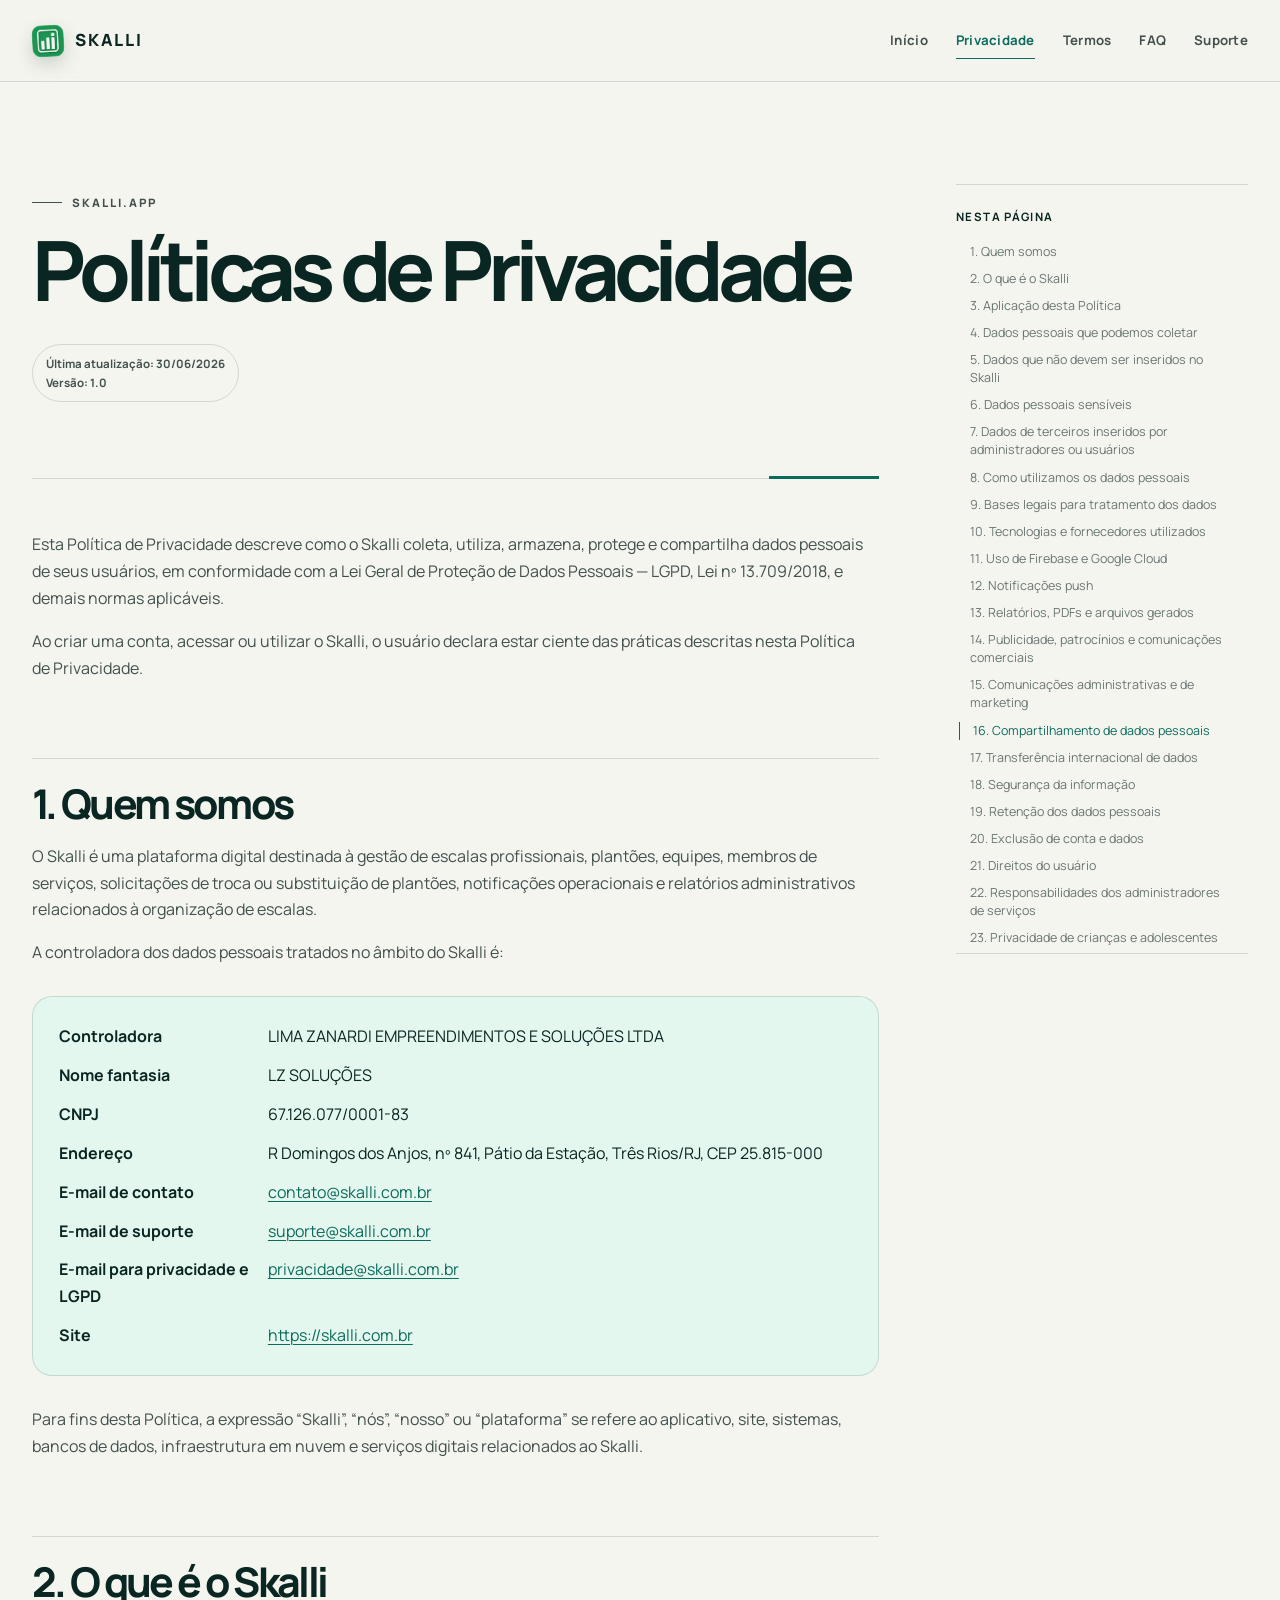
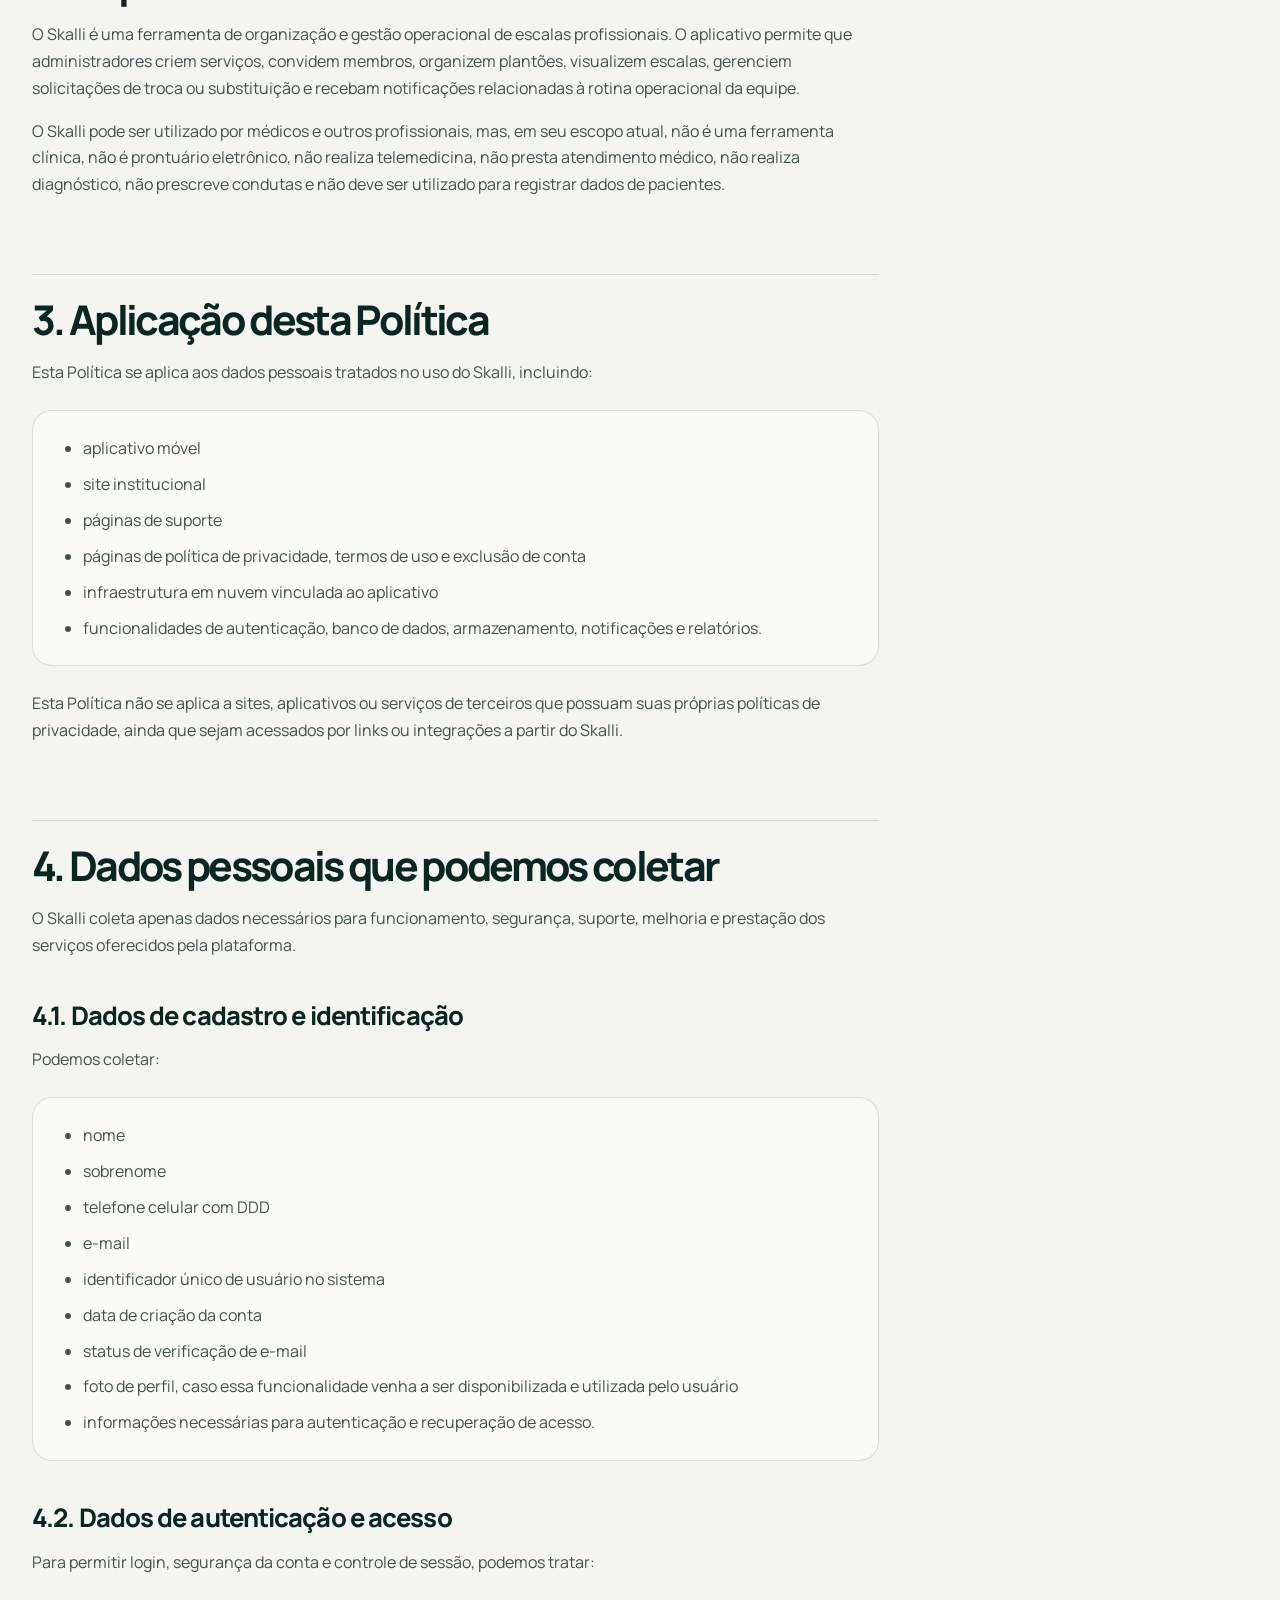
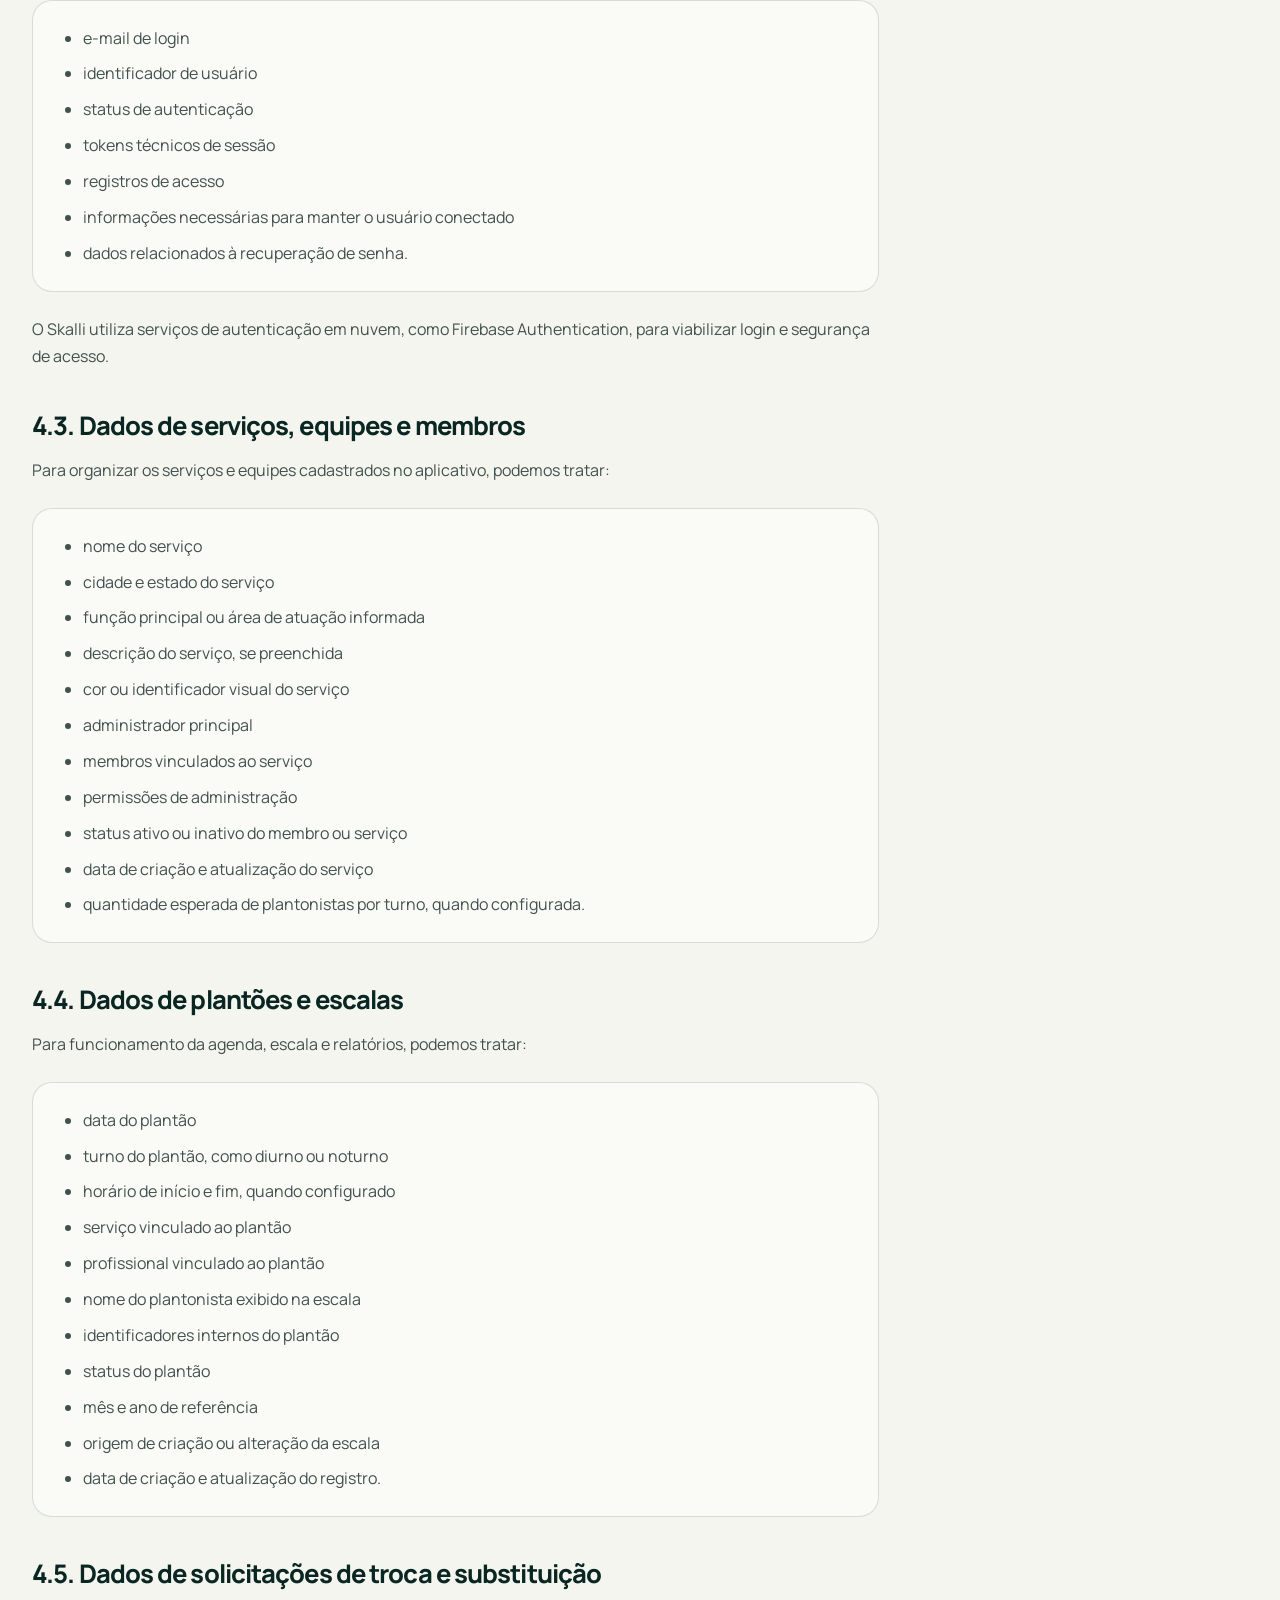
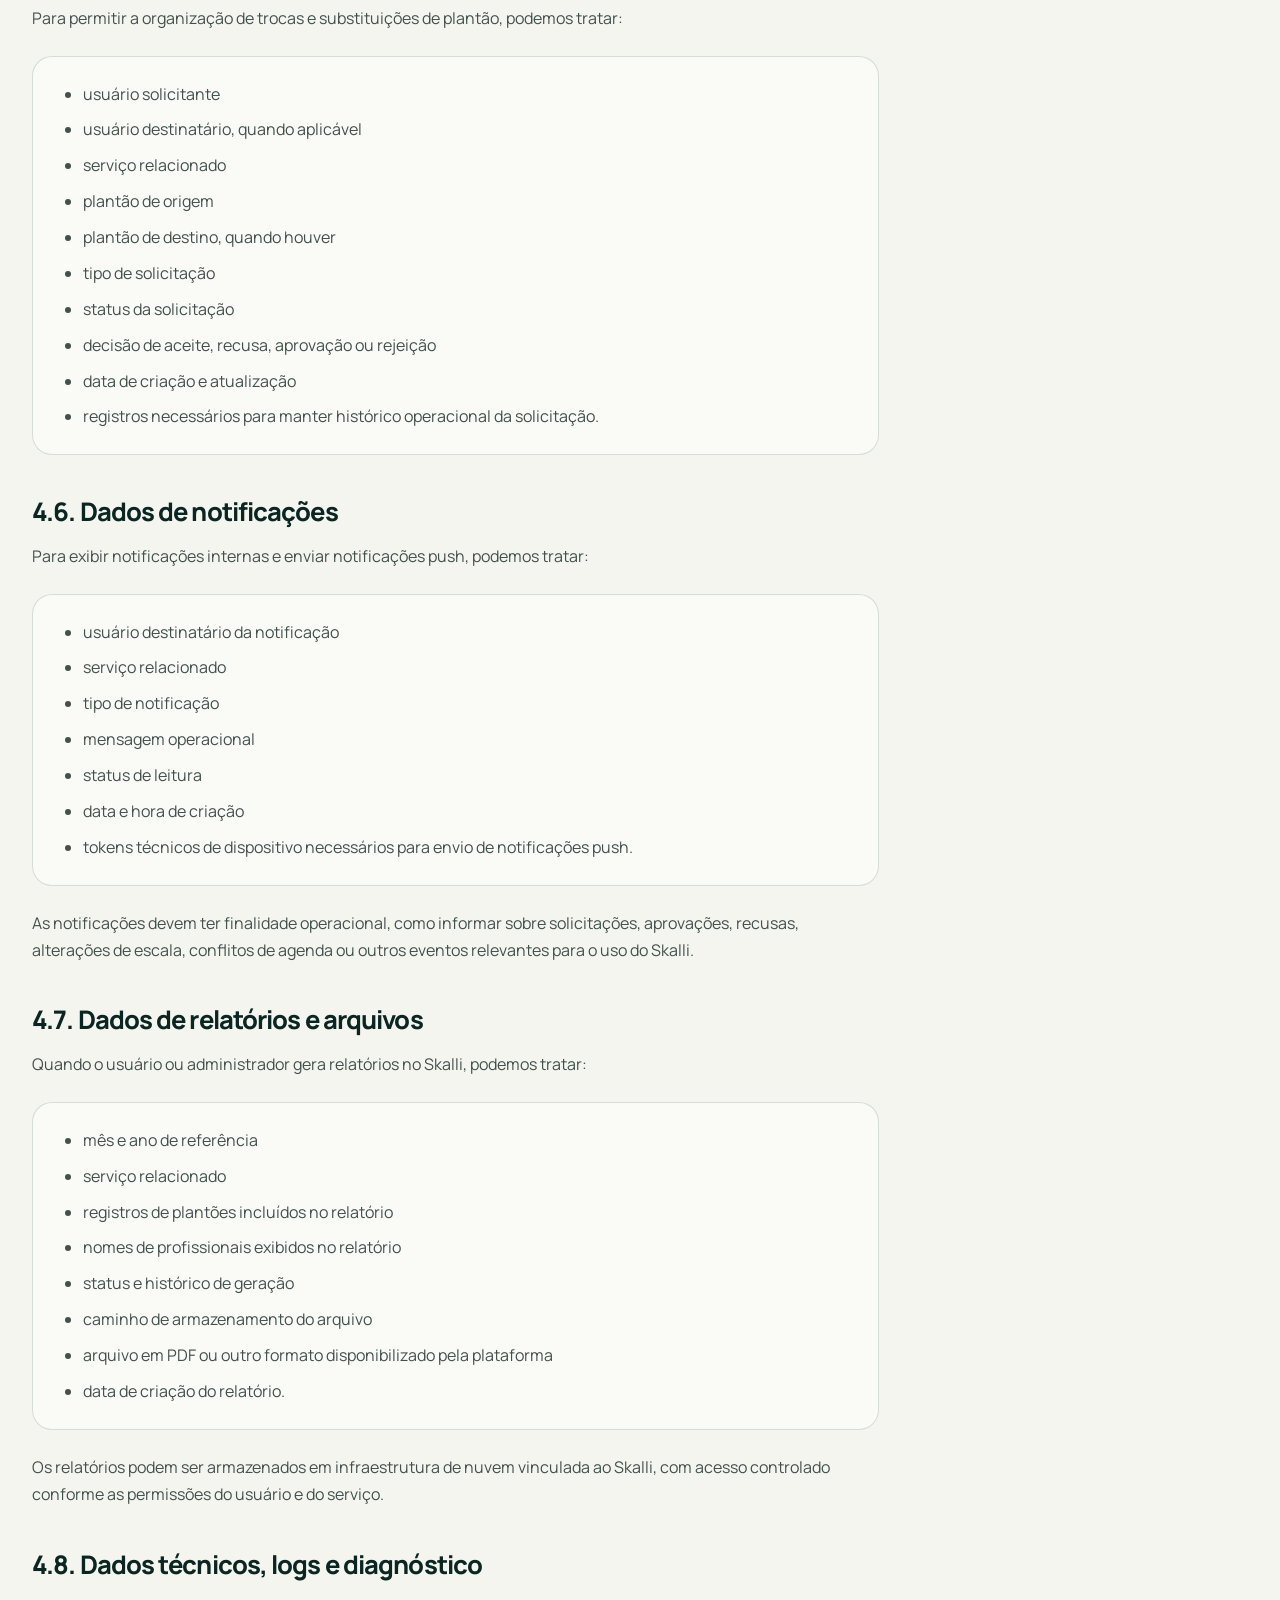
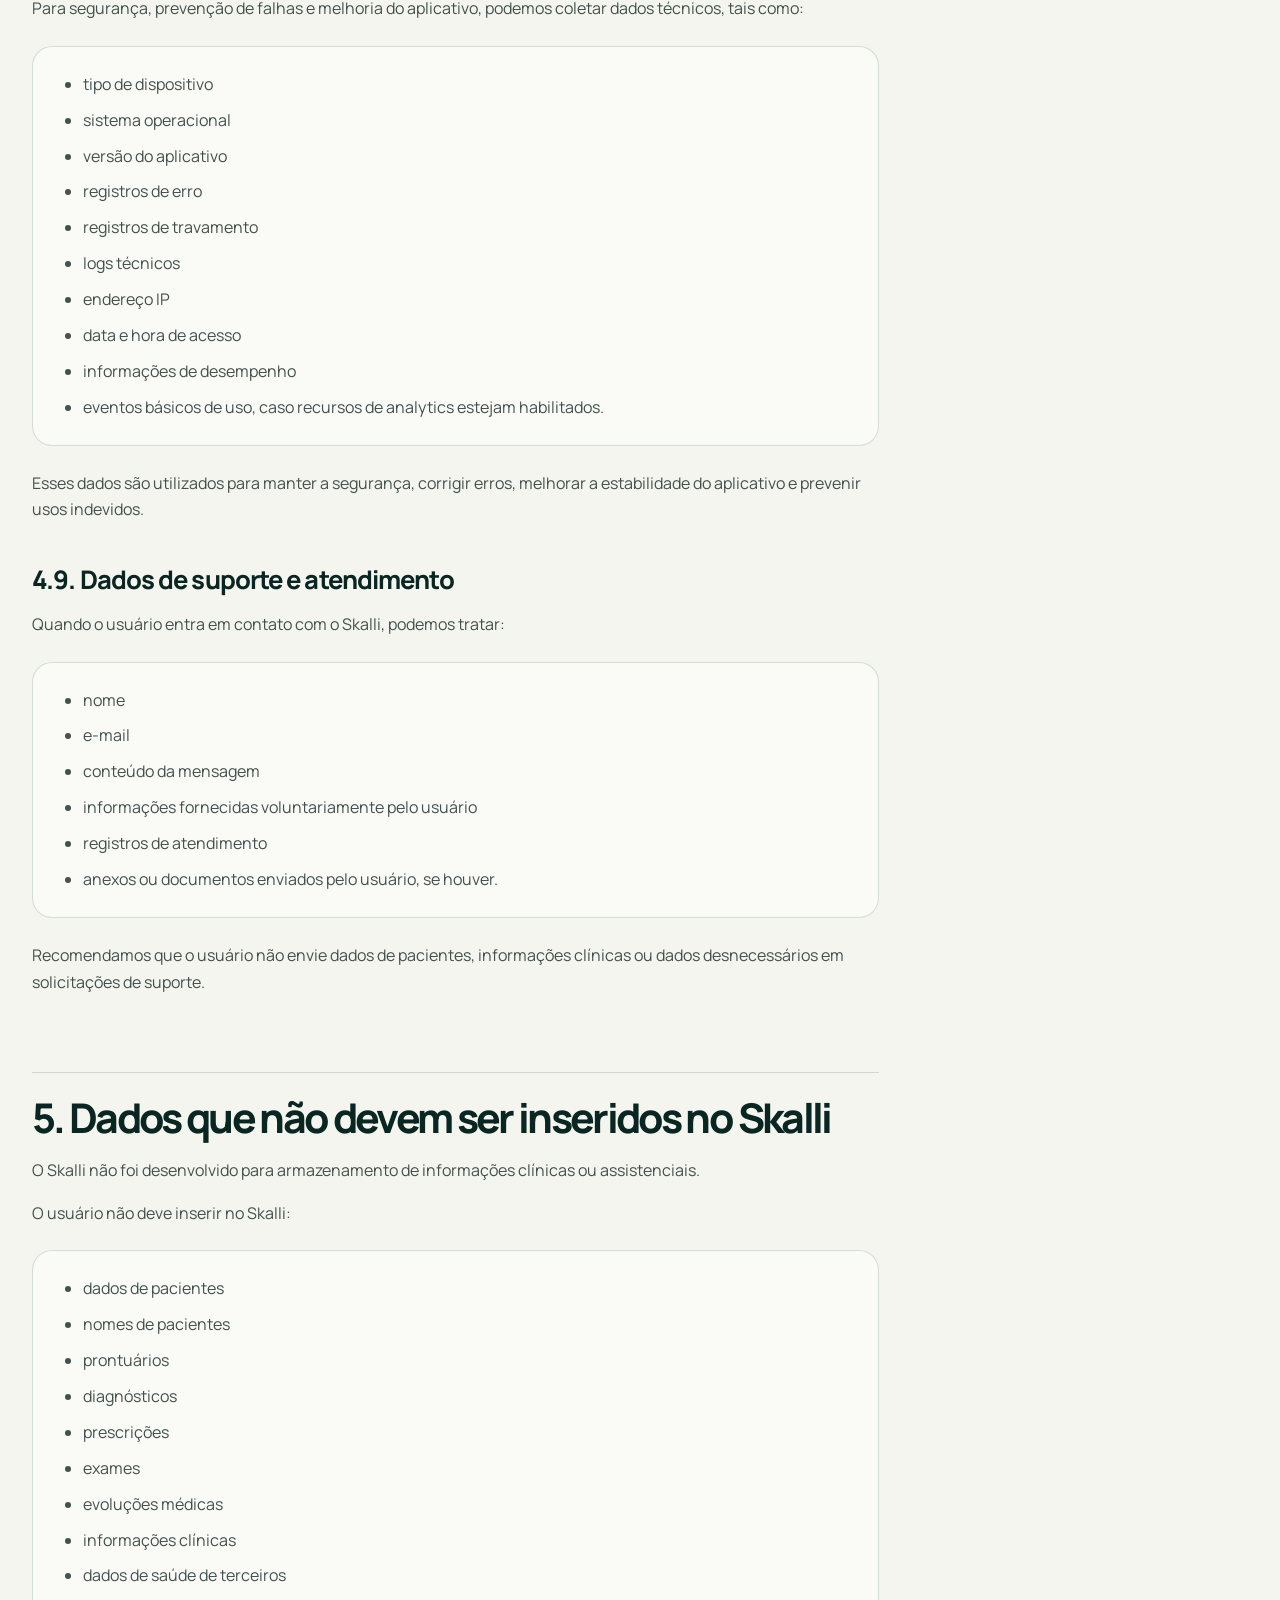
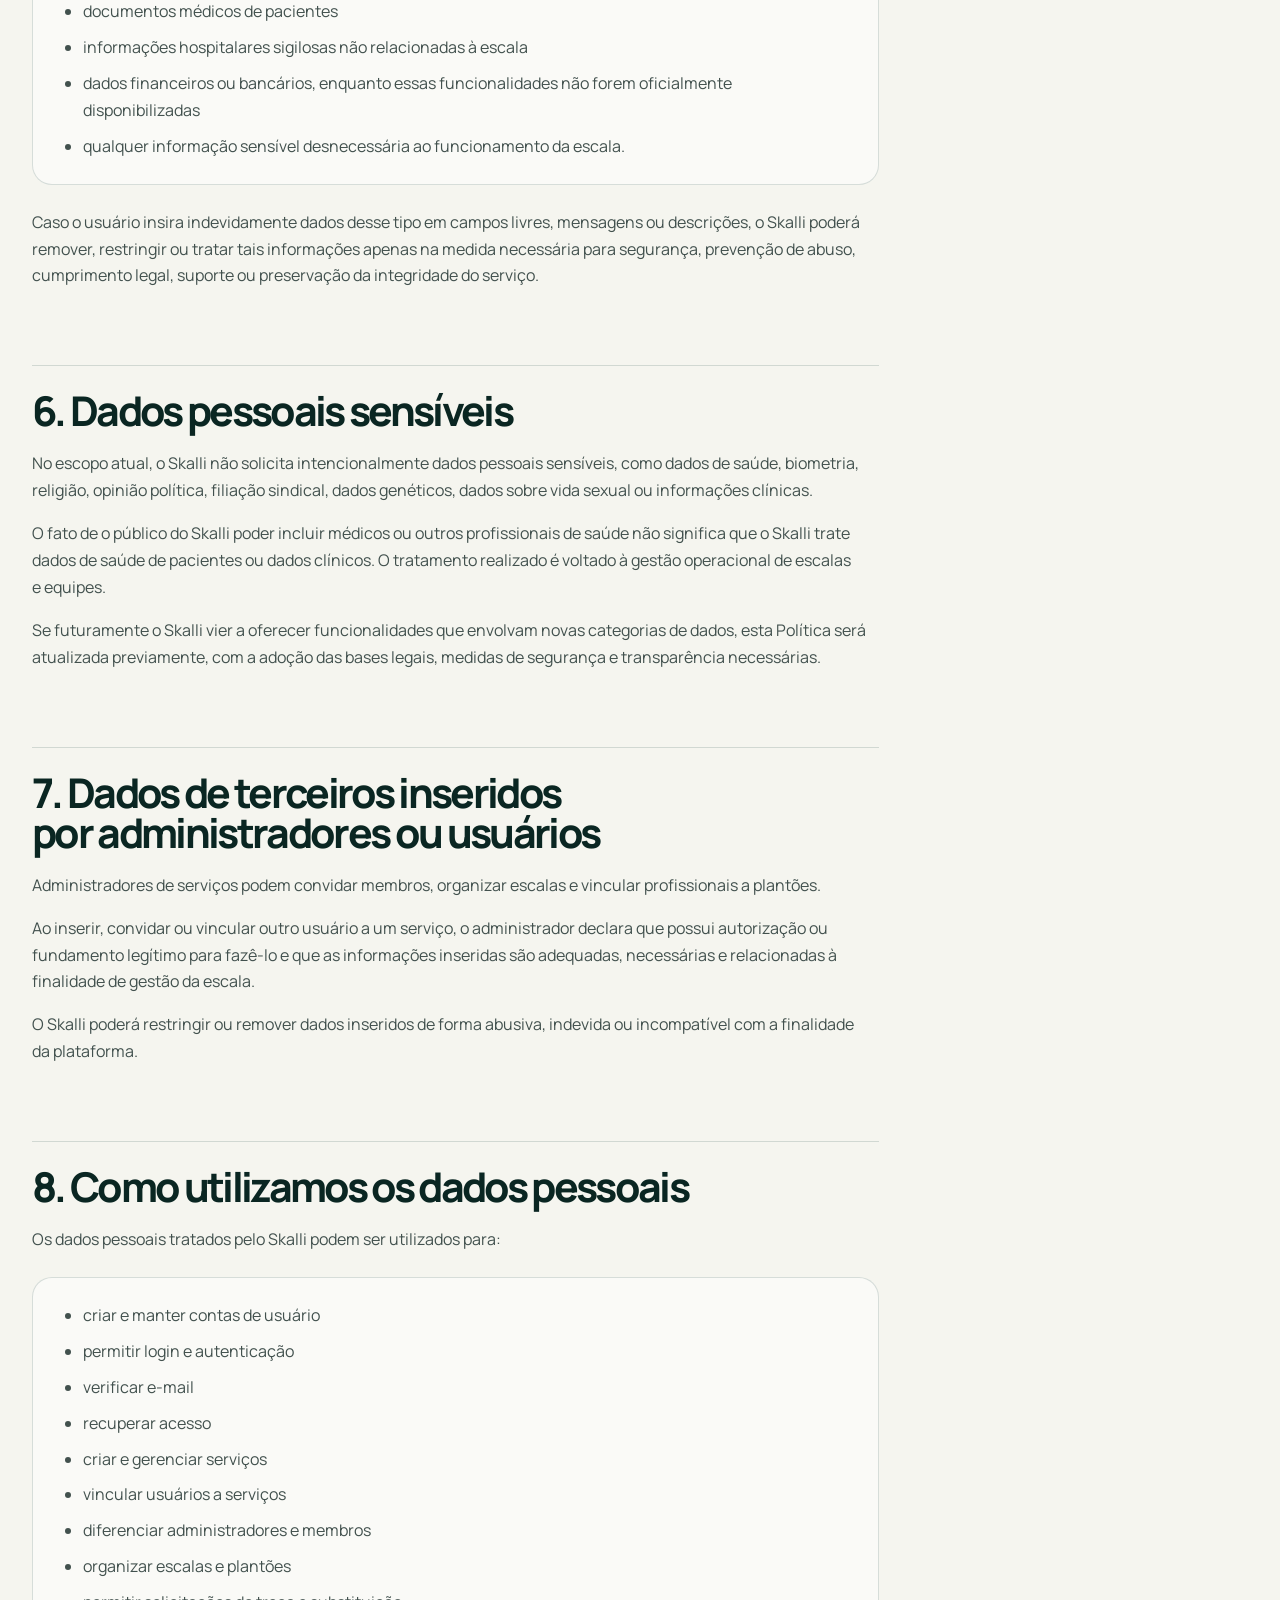
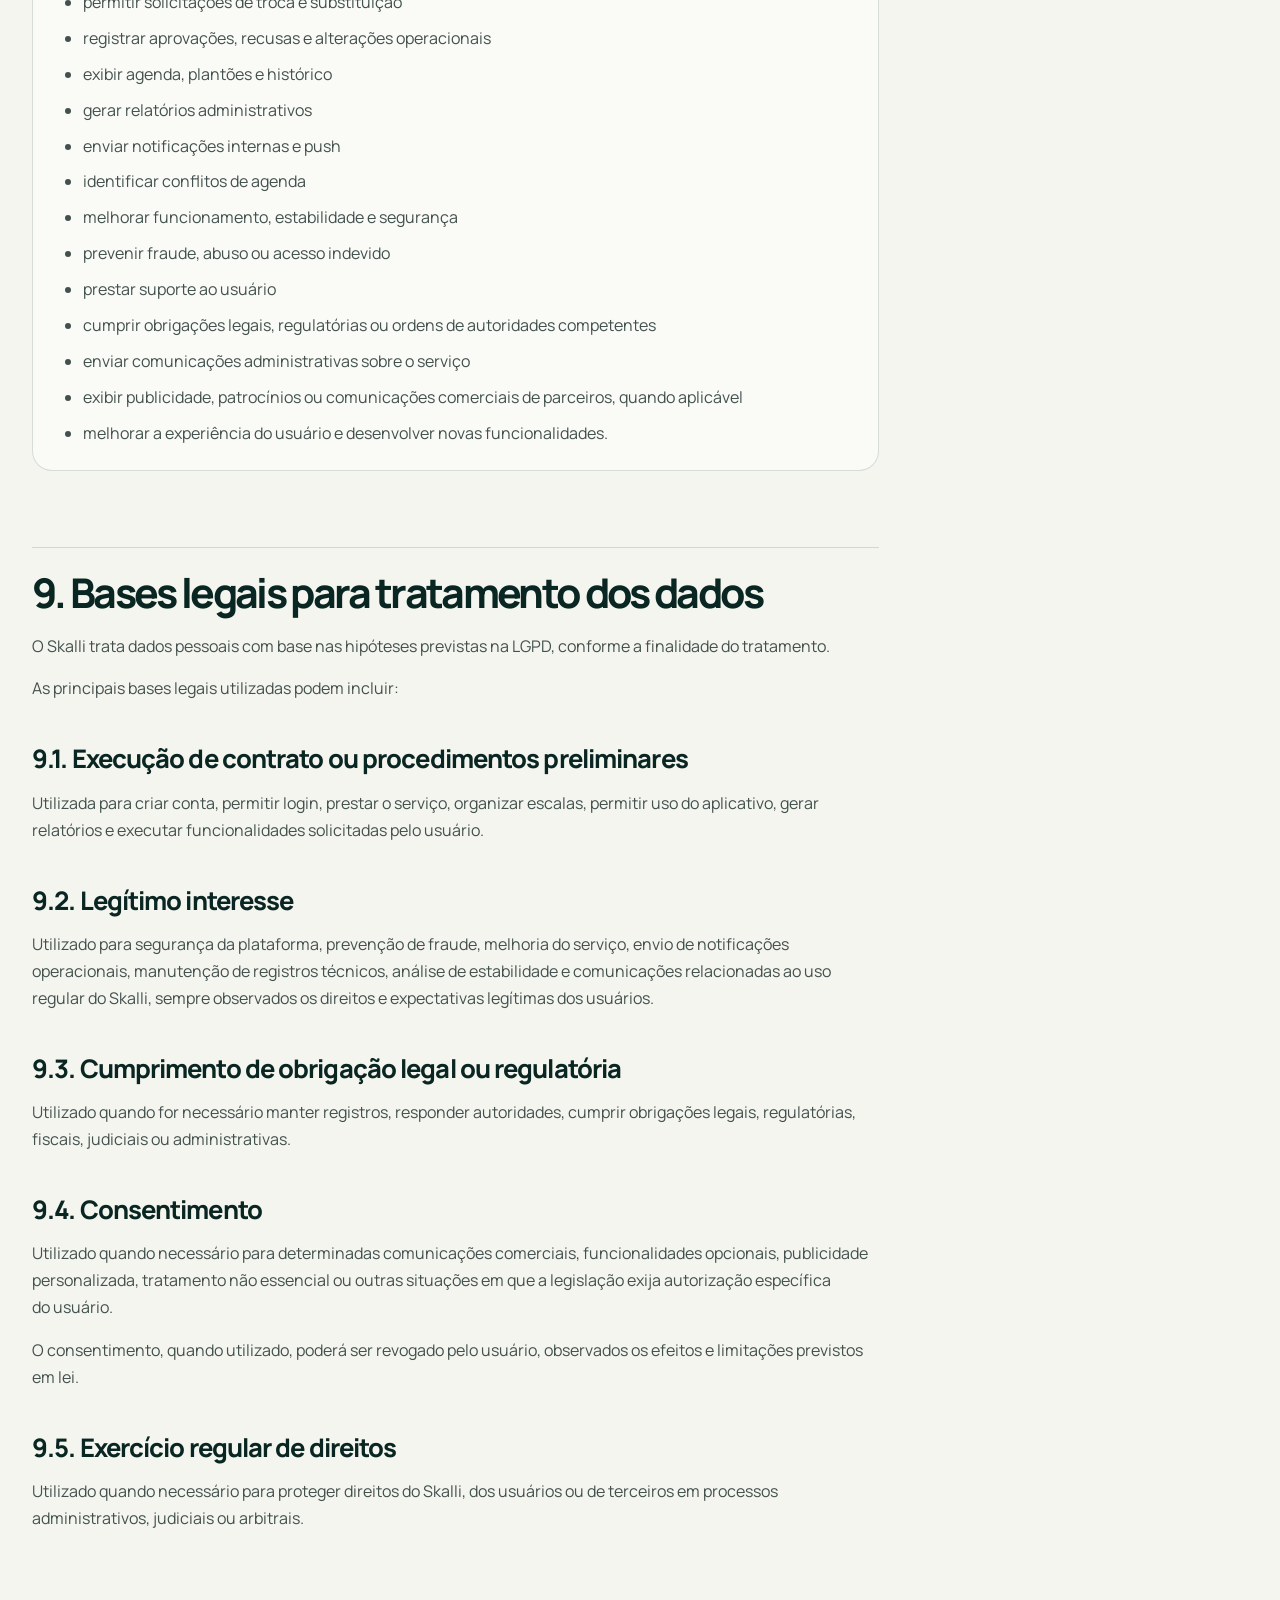
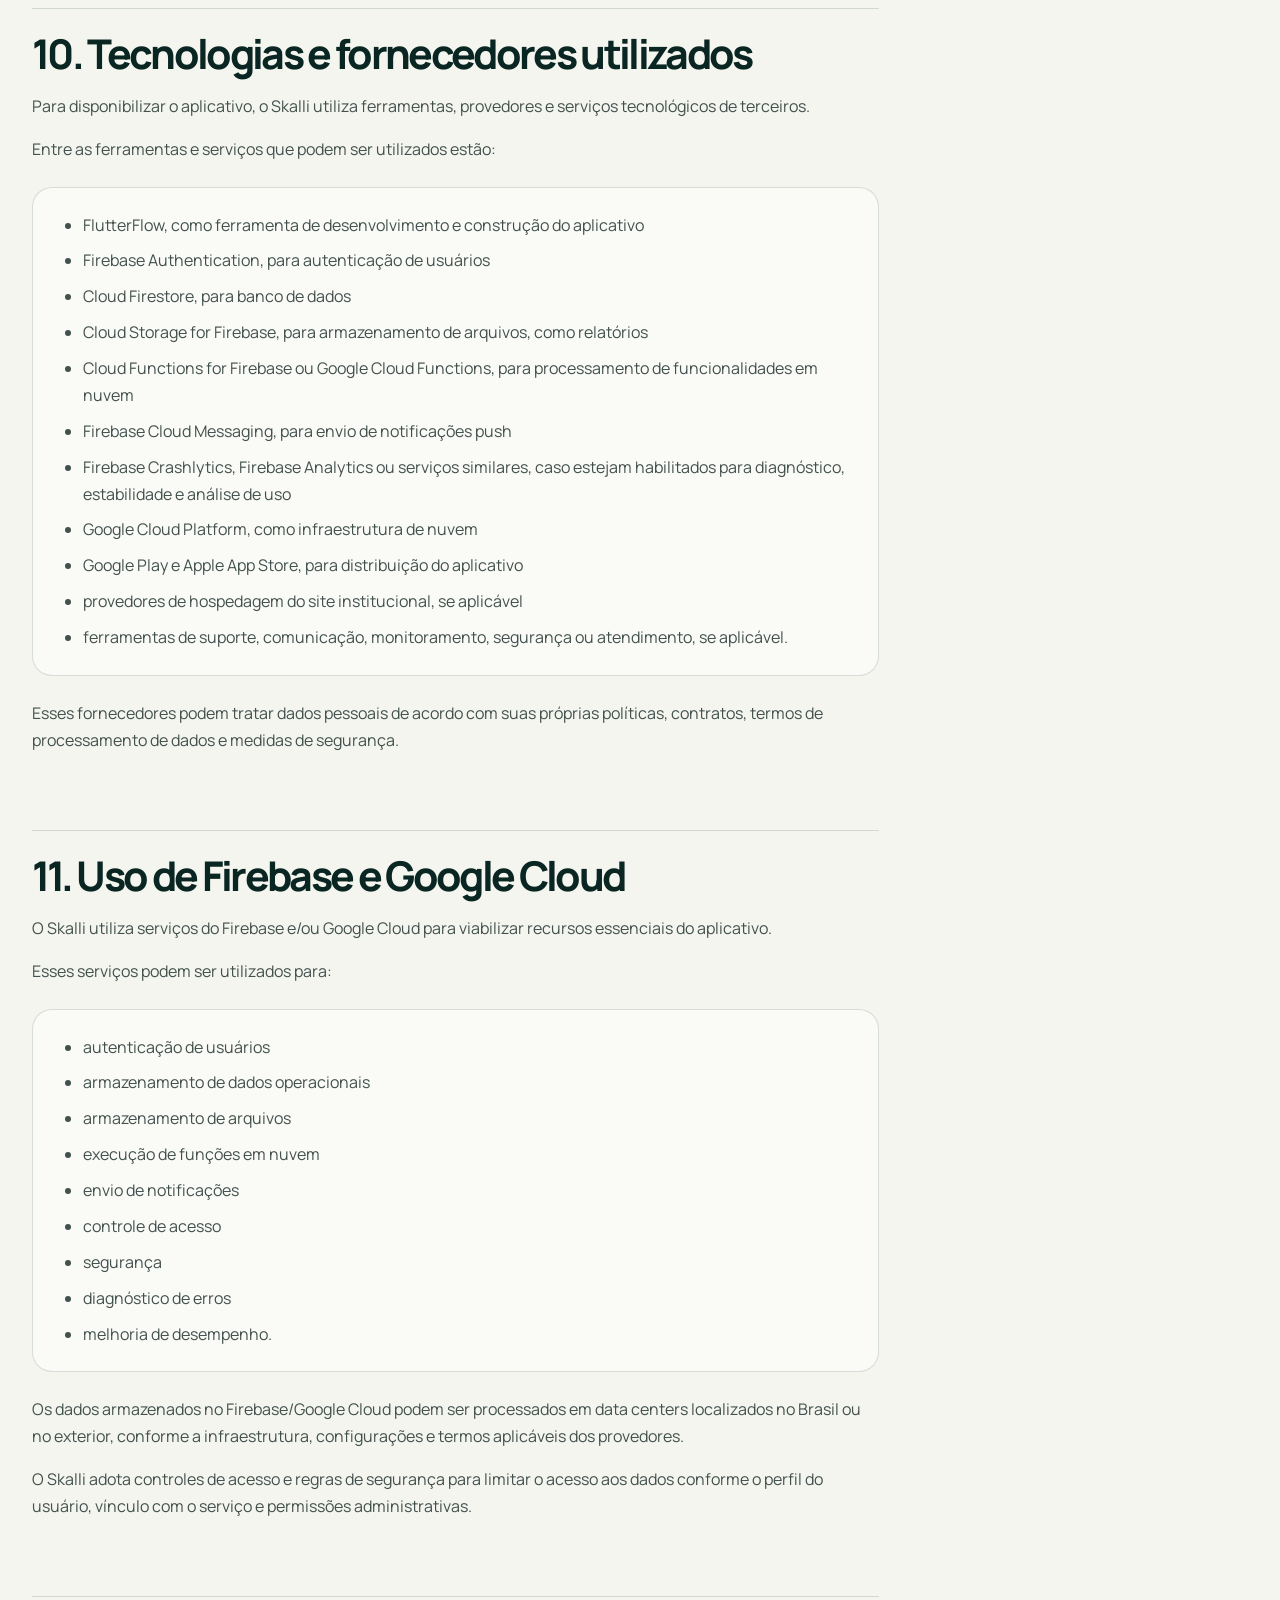
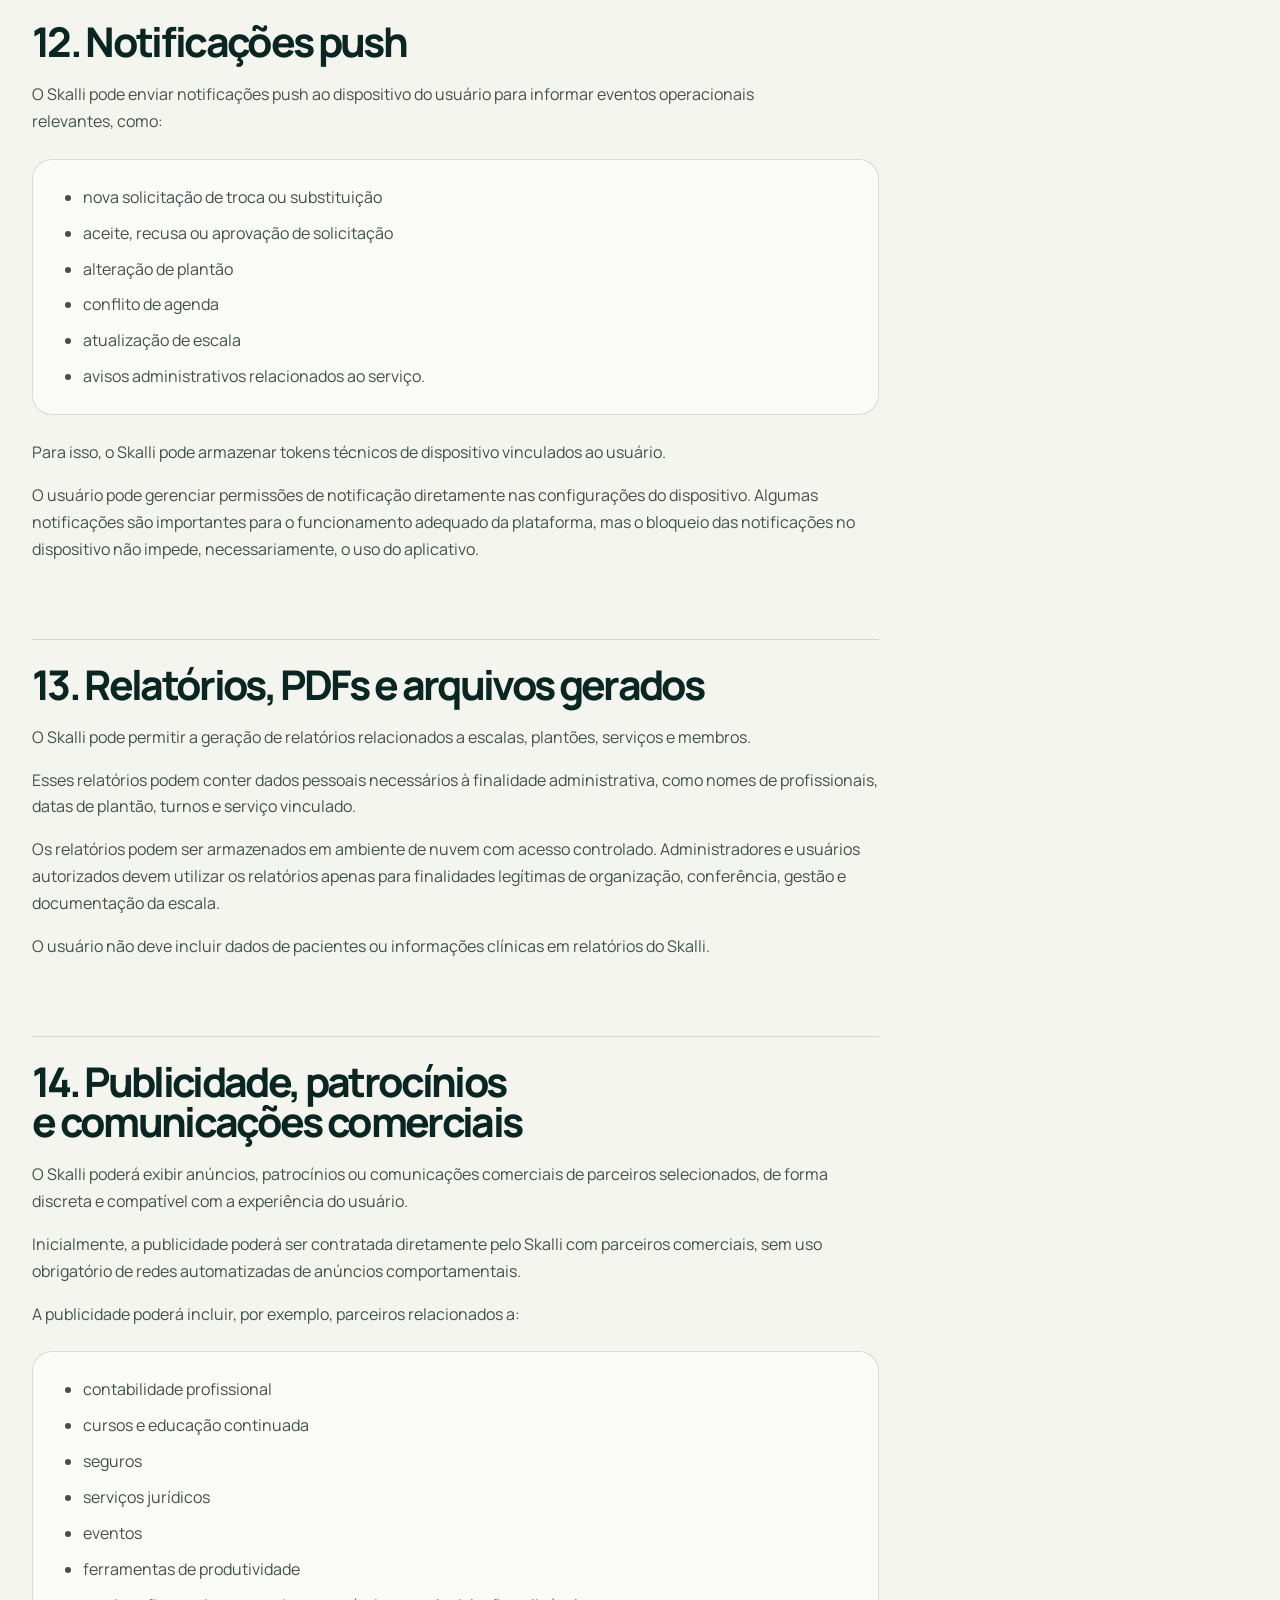
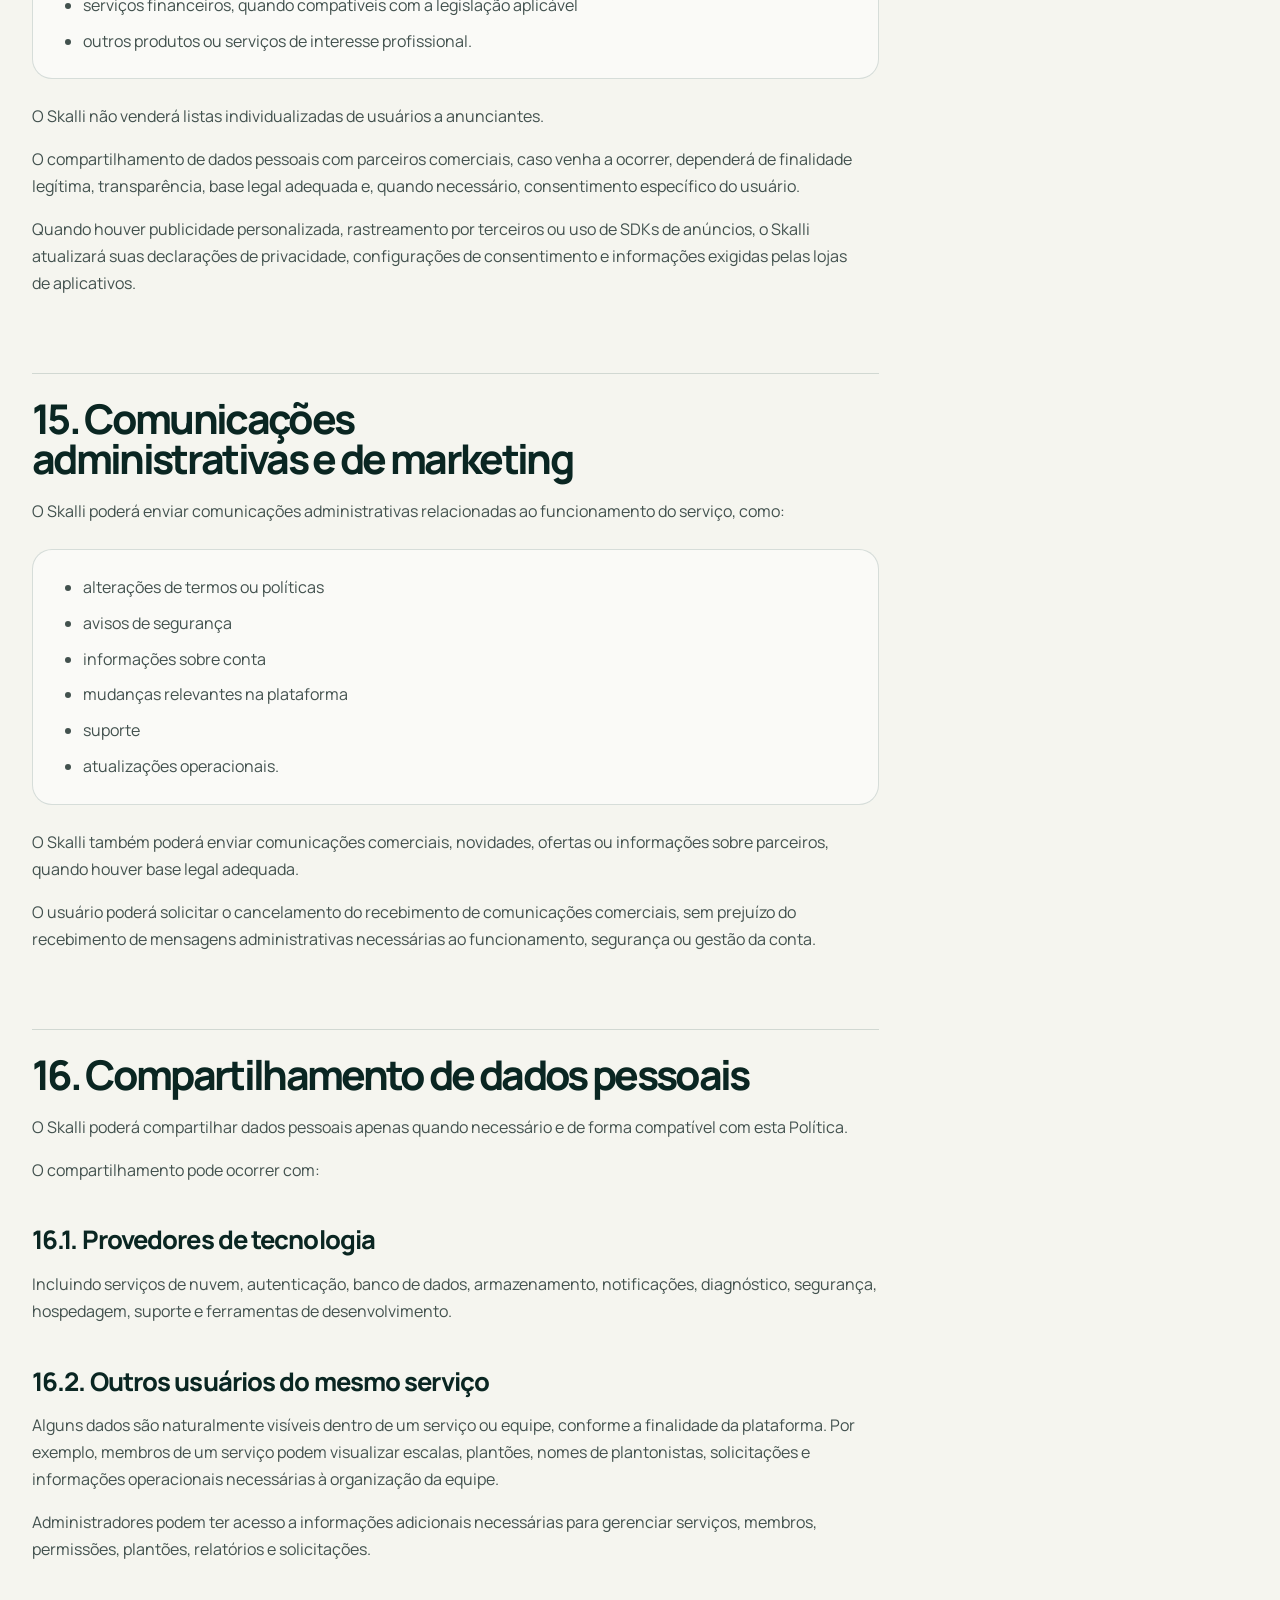
<file: privacidade/index.html>
<!doctype html>
<html lang="pt-BR">
<head>
  <meta charset="utf-8">
  <meta name="viewport" content="width=device-width, initial-scale=1">
  <title>Políticas de Privacidade | Skalli</title>
  <meta name="description" content="Política de Privacidade do Skalli">
  <meta name="theme-color" content="#f5f5ef">
  <link rel="stylesheet" href="../assets/css/styles.css">
  <script src="../assets/js/site.js" defer></script>
</head>
<body class="inner-page legal-page">
  <a class="skip-link" href="#conteudo">Pular para o conteúdo</a>
  <div class="scroll-progress" aria-hidden="true"><span></span></div>
  <header class="site-header">
    <div class="container header-inner">
      <a class="brand" href="../" aria-label="Skalli — início">
        <span class="brand-mark" aria-hidden="true"><img src="../assets/images/skalli-logo.webp" alt=""></span>
        <span>Skalli</span>
      </a>
      <button class="nav-toggle" type="button" aria-label="Abrir menu" aria-controls="site-nav" aria-expanded="false"><span class="nav-toggle-box" aria-hidden="true"></span></button>
      <nav class="site-nav" id="site-nav" aria-label="Navegação principal">
        <a href="../">Início</a><a class="active" href="../privacidade/">Privacidade</a><a href="../termos/">Termos</a><a href="../faq/">FAQ</a><a href="../suporte/">Suporte</a>
      </nav>
    </div>
  </header>
  <main id="conteudo">
    <div class="container legal-layout"><article class="legal-content"><section class="legal-hero"><p class="eyebrow">Skalli.app</p><h1>Políticas de Privacidade</h1><div class="doc-meta">Última atualização: 30/06/2026<br>Versão: 1.0</div></section>
<p>Esta Política de Privacidade descreve como o Skalli coleta, utiliza, armazena, protege e compartilha dados pessoais de seus usuários, em conformidade com a Lei Geral de Proteção de Dados Pessoais — LGPD, Lei nº 13.709/2018, e demais normas aplicáveis.</p>
<p>Ao criar uma conta, acessar ou utilizar o Skalli, o usuário declara estar ciente das práticas descritas nesta Política de Privacidade.</p>
<h2 id="1-quem-somos"><a class="anchor" href="#1-quem-somos" aria-label="Link para esta seção">#</a>1. Quem somos</h2>
<p>O Skalli é uma plataforma digital destinada à gestão de escalas profissionais, plantões, equipes, membros de serviços, solicitações de troca ou substituição de plantões, notificações operacionais e relatórios administrativos relacionados à organização de escalas.</p>
<p>A controladora dos dados pessoais tratados no âmbito do Skalli é:</p>
<div class="detail-card"><div class="detail-row"><strong>Controladora</strong><span>LIMA ZANARDI EMPREENDIMENTOS E SOLUÇÕES LTDA</span></div><div class="detail-row"><strong>Nome fantasia</strong><span>LZ SOLUÇÕES</span></div><div class="detail-row"><strong>CNPJ</strong><span>67.126.077/0001-83</span></div><div class="detail-row"><strong>Endereço</strong><span>R Domingos dos Anjos, nº 841, Pátio da Estação, Três Rios/RJ, CEP 25.815-000</span></div><div class="detail-row"><strong>E-mail de contato</strong><span><a href="mailto:contato@skalli.com.br">contato@skalli.com.br</a></span></div><div class="detail-row"><strong>E-mail de suporte</strong><span><a href="mailto:suporte@skalli.com.br">suporte@skalli.com.br</a></span></div><div class="detail-row"><strong>E-mail para privacidade e LGPD</strong><span><a href="mailto:privacidade@skalli.com.br">privacidade@skalli.com.br</a></span></div><div class="detail-row"><strong>Site</strong><span><a href="https://skalli.com.br">https://skalli.com.br</a></span></div></div>
<p>Para fins desta Política, a expressão “Skalli”, “nós”, “nosso” ou “plataforma” se refere ao aplicativo, site, sistemas, bancos de dados, infraestrutura em nuvem e serviços digitais relacionados ao Skalli.</p>
<h2 id="2-o-que-e-o-skalli"><a class="anchor" href="#2-o-que-e-o-skalli" aria-label="Link para esta seção">#</a>2. O que é o Skalli</h2>
<p>O Skalli é uma ferramenta de organização e gestão operacional de escalas profissionais. O aplicativo permite que administradores criem serviços, convidem membros, organizem plantões, visualizem escalas, gerenciem solicitações de troca ou substituição e recebam notificações relacionadas à rotina operacional da equipe.</p>
<p>O Skalli pode ser utilizado por médicos e outros profissionais, mas, em seu escopo atual, não é uma ferramenta clínica, não é prontuário eletrônico, não realiza telemedicina, não presta atendimento médico, não realiza diagnóstico, não prescreve condutas e não deve ser utilizado para registrar dados de pacientes.</p>
<h2 id="3-aplicacao-desta-politica"><a class="anchor" href="#3-aplicacao-desta-politica" aria-label="Link para esta seção">#</a>3. Aplicação desta Política</h2>
<p>Esta Política se aplica aos dados pessoais tratados no uso do Skalli, incluindo:</p>
<ul>
<li>aplicativo móvel</li>
<li>site institucional</li>
<li>páginas de suporte</li>
<li>páginas de política de privacidade, termos de uso e exclusão de conta</li>
<li>infraestrutura em nuvem vinculada ao aplicativo</li>
<li>funcionalidades de autenticação, banco de dados, armazenamento, notificações e relatórios.</li>
</ul>
<p>Esta Política não se aplica a sites, aplicativos ou serviços de terceiros que possuam suas próprias políticas de privacidade, ainda que sejam acessados por links ou integrações a partir do Skalli.</p>
<h2 id="4-dados-pessoais-que-podemos-coletar"><a class="anchor" href="#4-dados-pessoais-que-podemos-coletar" aria-label="Link para esta seção">#</a>4. Dados pessoais que podemos coletar</h2>
<p>O Skalli coleta apenas dados necessários para funcionamento, segurança, suporte, melhoria e prestação dos serviços oferecidos pela plataforma.</p>
<h3 id="4-1-dados-de-cadastro-e-identificacao"><a class="anchor" href="#4-1-dados-de-cadastro-e-identificacao" aria-label="Link para esta seção">#</a>4.1. Dados de cadastro e identificação</h3>
<p>Podemos coletar:</p>
<ul>
<li>nome</li>
<li>sobrenome</li>
<li>telefone celular com DDD</li>
<li>e-mail</li>
<li>identificador único de usuário no sistema</li>
<li>data de criação da conta</li>
<li>status de verificação de e-mail</li>
<li>foto de perfil, caso essa funcionalidade venha a ser disponibilizada e utilizada pelo usuário</li>
<li>informações necessárias para autenticação e recuperação de acesso.</li>
</ul>
<h3 id="4-2-dados-de-autenticacao-e-acesso"><a class="anchor" href="#4-2-dados-de-autenticacao-e-acesso" aria-label="Link para esta seção">#</a>4.2. Dados de autenticação e acesso</h3>
<p>Para permitir login, segurança da conta e controle de sessão, podemos tratar:</p>
<ul>
<li>e-mail de login</li>
<li>identificador de usuário</li>
<li>status de autenticação</li>
<li>tokens técnicos de sessão</li>
<li>registros de acesso</li>
<li>informações necessárias para manter o usuário conectado</li>
<li>dados relacionados à recuperação de senha.</li>
</ul>
<p>O Skalli utiliza serviços de autenticação em nuvem, como Firebase Authentication, para viabilizar login e segurança de acesso.</p>
<h3 id="4-3-dados-de-servicos-equipes-e-membros"><a class="anchor" href="#4-3-dados-de-servicos-equipes-e-membros" aria-label="Link para esta seção">#</a>4.3. Dados de serviços, equipes e membros</h3>
<p>Para organizar os serviços e equipes cadastrados no aplicativo, podemos tratar:</p>
<ul>
<li>nome do serviço</li>
<li>cidade e estado do serviço</li>
<li>função principal ou área de atuação informada</li>
<li>descrição do serviço, se preenchida</li>
<li>cor ou identificador visual do serviço</li>
<li>administrador principal</li>
<li>membros vinculados ao serviço</li>
<li>permissões de administração</li>
<li>status ativo ou inativo do membro ou serviço</li>
<li>data de criação e atualização do serviço</li>
<li>quantidade esperada de plantonistas por turno, quando configurada.</li>
</ul>
<h3 id="4-4-dados-de-plantoes-e-escalas"><a class="anchor" href="#4-4-dados-de-plantoes-e-escalas" aria-label="Link para esta seção">#</a>4.4. Dados de plantões e escalas</h3>
<p>Para funcionamento da agenda, escala e relatórios, podemos tratar:</p>
<ul>
<li>data do plantão</li>
<li>turno do plantão, como diurno ou noturno</li>
<li>horário de início e fim, quando configurado</li>
<li>serviço vinculado ao plantão</li>
<li>profissional vinculado ao plantão</li>
<li>nome do plantonista exibido na escala</li>
<li>identificadores internos do plantão</li>
<li>status do plantão</li>
<li>mês e ano de referência</li>
<li>origem de criação ou alteração da escala</li>
<li>data de criação e atualização do registro.</li>
</ul>
<h3 id="4-5-dados-de-solicitacoes-de-troca-e-substituicao"><a class="anchor" href="#4-5-dados-de-solicitacoes-de-troca-e-substituicao" aria-label="Link para esta seção">#</a>4.5. Dados de solicitações de troca e substituição</h3>
<p>Para permitir a organização de trocas e substituições de plantão, podemos tratar:</p>
<ul>
<li>usuário solicitante</li>
<li>usuário destinatário, quando aplicável</li>
<li>serviço relacionado</li>
<li>plantão de origem</li>
<li>plantão de destino, quando houver</li>
<li>tipo de solicitação</li>
<li>status da solicitação</li>
<li>decisão de aceite, recusa, aprovação ou rejeição</li>
<li>data de criação e atualização</li>
<li>registros necessários para manter histórico operacional da solicitação.</li>
</ul>
<h3 id="4-6-dados-de-notificacoes"><a class="anchor" href="#4-6-dados-de-notificacoes" aria-label="Link para esta seção">#</a>4.6. Dados de notificações</h3>
<p>Para exibir notificações internas e enviar notificações push, podemos tratar:</p>
<ul>
<li>usuário destinatário da notificação</li>
<li>serviço relacionado</li>
<li>tipo de notificação</li>
<li>mensagem operacional</li>
<li>status de leitura</li>
<li>data e hora de criação</li>
<li>tokens técnicos de dispositivo necessários para envio de notificações push.</li>
</ul>
<p>As notificações devem ter finalidade operacional, como informar sobre solicitações, aprovações, recusas, alterações de escala, conflitos de agenda ou outros eventos relevantes para o uso do Skalli.</p>
<h3 id="4-7-dados-de-relatorios-e-arquivos"><a class="anchor" href="#4-7-dados-de-relatorios-e-arquivos" aria-label="Link para esta seção">#</a>4.7. Dados de relatórios e arquivos</h3>
<p>Quando o usuário ou administrador gera relatórios no Skalli, podemos tratar:</p>
<ul>
<li>mês e ano de referência</li>
<li>serviço relacionado</li>
<li>registros de plantões incluídos no relatório</li>
<li>nomes de profissionais exibidos no relatório</li>
<li>status e histórico de geração</li>
<li>caminho de armazenamento do arquivo</li>
<li>arquivo em PDF ou outro formato disponibilizado pela plataforma</li>
<li>data de criação do relatório.</li>
</ul>
<p>Os relatórios podem ser armazenados em infraestrutura de nuvem vinculada ao Skalli, com acesso controlado conforme as permissões do usuário e do serviço.</p>
<h3 id="4-8-dados-tecnicos-logs-e-diagnostico"><a class="anchor" href="#4-8-dados-tecnicos-logs-e-diagnostico" aria-label="Link para esta seção">#</a>4.8. Dados técnicos, logs e diagnóstico</h3>
<p>Para segurança, prevenção de falhas e melhoria do aplicativo, podemos coletar dados técnicos, tais como:</p>
<ul>
<li>tipo de dispositivo</li>
<li>sistema operacional</li>
<li>versão do aplicativo</li>
<li>registros de erro</li>
<li>registros de travamento</li>
<li>logs técnicos</li>
<li>endereço IP</li>
<li>data e hora de acesso</li>
<li>informações de desempenho</li>
<li>eventos básicos de uso, caso recursos de analytics estejam habilitados.</li>
</ul>
<p>Esses dados são utilizados para manter a segurança, corrigir erros, melhorar a estabilidade do aplicativo e prevenir usos indevidos.</p>
<h3 id="4-9-dados-de-suporte-e-atendimento"><a class="anchor" href="#4-9-dados-de-suporte-e-atendimento" aria-label="Link para esta seção">#</a>4.9. Dados de suporte e atendimento</h3>
<p>Quando o usuário entra em contato com o Skalli, podemos tratar:</p>
<ul>
<li>nome</li>
<li>e-mail</li>
<li>conteúdo da mensagem</li>
<li>informações fornecidas voluntariamente pelo usuário</li>
<li>registros de atendimento</li>
<li>anexos ou documentos enviados pelo usuário, se houver.</li>
</ul>
<p>Recomendamos que o usuário não envie dados de pacientes, informações clínicas ou dados desnecessários em solicitações de suporte.</p>
<h2 id="5-dados-que-nao-devem-ser-inseridos-no-skalli"><a class="anchor" href="#5-dados-que-nao-devem-ser-inseridos-no-skalli" aria-label="Link para esta seção">#</a>5. Dados que não devem ser inseridos no Skalli</h2>
<p>O Skalli não foi desenvolvido para armazenamento de informações clínicas ou assistenciais.</p>
<p>O usuário não deve inserir no Skalli:</p>
<ul>
<li>dados de pacientes</li>
<li>nomes de pacientes</li>
<li>prontuários</li>
<li>diagnósticos</li>
<li>prescrições</li>
<li>exames</li>
<li>evoluções médicas</li>
<li>informações clínicas</li>
<li>dados de saúde de terceiros</li>
<li>documentos médicos de pacientes</li>
<li>informações hospitalares sigilosas não relacionadas à escala</li>
<li>dados financeiros ou bancários, enquanto essas funcionalidades não forem oficialmente disponibilizadas</li>
<li>qualquer informação sensível desnecessária ao funcionamento da escala.</li>
</ul>
<p>Caso o usuário insira indevidamente dados desse tipo em campos livres, mensagens ou descrições, o Skalli poderá remover, restringir ou tratar tais informações apenas na medida necessária para segurança, prevenção de abuso, cumprimento legal, suporte ou preservação da integridade do serviço.</p>
<h2 id="6-dados-pessoais-sensiveis"><a class="anchor" href="#6-dados-pessoais-sensiveis" aria-label="Link para esta seção">#</a>6. Dados pessoais sensíveis</h2>
<p>No escopo atual, o Skalli não solicita intencionalmente dados pessoais sensíveis, como dados de saúde, biometria, religião, opinião política, filiação sindical, dados genéticos, dados sobre vida sexual ou informações clínicas.</p>
<p>O fato de o público do Skalli poder incluir médicos ou outros profissionais de saúde não significa que o Skalli trate dados de saúde de pacientes ou dados clínicos. O tratamento realizado é voltado à gestão operacional de escalas e equipes.</p>
<p>Se futuramente o Skalli vier a oferecer funcionalidades que envolvam novas categorias de dados, esta Política será atualizada previamente, com a adoção das bases legais, medidas de segurança e transparência necessárias.</p>
<h2 id="7-dados-de-terceiros-inseridos-por-administradores-ou-usuarios"><a class="anchor" href="#7-dados-de-terceiros-inseridos-por-administradores-ou-usuarios" aria-label="Link para esta seção">#</a>7. Dados de terceiros inseridos por administradores ou usuários</h2>
<p>Administradores de serviços podem convidar membros, organizar escalas e vincular profissionais a plantões.</p>
<p>Ao inserir, convidar ou vincular outro usuário a um serviço, o administrador declara que possui autorização ou fundamento legítimo para fazê-lo e que as informações inseridas são adequadas, necessárias e relacionadas à finalidade de gestão da escala.</p>
<p>O Skalli poderá restringir ou remover dados inseridos de forma abusiva, indevida ou incompatível com a finalidade da plataforma.</p>
<h2 id="8-como-utilizamos-os-dados-pessoais"><a class="anchor" href="#8-como-utilizamos-os-dados-pessoais" aria-label="Link para esta seção">#</a>8. Como utilizamos os dados pessoais</h2>
<p>Os dados pessoais tratados pelo Skalli podem ser utilizados para:</p>
<ul>
<li>criar e manter contas de usuário</li>
<li>permitir login e autenticação</li>
<li>verificar e-mail</li>
<li>recuperar acesso</li>
<li>criar e gerenciar serviços</li>
<li>vincular usuários a serviços</li>
<li>diferenciar administradores e membros</li>
<li>organizar escalas e plantões</li>
<li>permitir solicitações de troca e substituição</li>
<li>registrar aprovações, recusas e alterações operacionais</li>
<li>exibir agenda, plantões e histórico</li>
<li>gerar relatórios administrativos</li>
<li>enviar notificações internas e push</li>
<li>identificar conflitos de agenda</li>
<li>melhorar funcionamento, estabilidade e segurança</li>
<li>prevenir fraude, abuso ou acesso indevido</li>
<li>prestar suporte ao usuário</li>
<li>cumprir obrigações legais, regulatórias ou ordens de autoridades competentes</li>
<li>enviar comunicações administrativas sobre o serviço</li>
<li>exibir publicidade, patrocínios ou comunicações comerciais de parceiros, quando aplicável</li>
<li>melhorar a experiência do usuário e desenvolver novas funcionalidades.</li>
</ul>
<h2 id="9-bases-legais-para-tratamento-dos-dados"><a class="anchor" href="#9-bases-legais-para-tratamento-dos-dados" aria-label="Link para esta seção">#</a>9. Bases legais para tratamento dos dados</h2>
<p>O Skalli trata dados pessoais com base nas hipóteses previstas na LGPD, conforme a finalidade do tratamento.</p>
<p>As principais bases legais utilizadas podem incluir:</p>
<h3 id="9-1-execucao-de-contrato-ou-procedimentos-preliminares"><a class="anchor" href="#9-1-execucao-de-contrato-ou-procedimentos-preliminares" aria-label="Link para esta seção">#</a>9.1. Execução de contrato ou procedimentos preliminares</h3>
<p>Utilizada para criar conta, permitir login, prestar o serviço, organizar escalas, permitir uso do aplicativo, gerar relatórios e executar funcionalidades solicitadas pelo usuário.</p>
<h3 id="9-2-legitimo-interesse"><a class="anchor" href="#9-2-legitimo-interesse" aria-label="Link para esta seção">#</a>9.2. Legítimo interesse</h3>
<p>Utilizado para segurança da plataforma, prevenção de fraude, melhoria do serviço, envio de notificações operacionais, manutenção de registros técnicos, análise de estabilidade e comunicações relacionadas ao uso regular do Skalli, sempre observados os direitos e expectativas legítimas dos usuários.</p>
<h3 id="9-3-cumprimento-de-obrigacao-legal-ou-regulatoria"><a class="anchor" href="#9-3-cumprimento-de-obrigacao-legal-ou-regulatoria" aria-label="Link para esta seção">#</a>9.3. Cumprimento de obrigação legal ou regulatória</h3>
<p>Utilizado quando for necessário manter registros, responder autoridades, cumprir obrigações legais, regulatórias, fiscais, judiciais ou administrativas.</p>
<h3 id="9-4-consentimento"><a class="anchor" href="#9-4-consentimento" aria-label="Link para esta seção">#</a>9.4. Consentimento</h3>
<p>Utilizado quando necessário para determinadas comunicações comerciais, funcionalidades opcionais, publicidade personalizada, tratamento não essencial ou outras situações em que a legislação exija autorização específica do usuário.</p>
<p>O consentimento, quando utilizado, poderá ser revogado pelo usuário, observados os efeitos e limitações previstos em lei.</p>
<h3 id="9-5-exercicio-regular-de-direitos"><a class="anchor" href="#9-5-exercicio-regular-de-direitos" aria-label="Link para esta seção">#</a>9.5. Exercício regular de direitos</h3>
<p>Utilizado quando necessário para proteger direitos do Skalli, dos usuários ou de terceiros em processos administrativos, judiciais ou arbitrais.</p>
<h2 id="10-tecnologias-e-fornecedores-utilizados"><a class="anchor" href="#10-tecnologias-e-fornecedores-utilizados" aria-label="Link para esta seção">#</a>10. Tecnologias e fornecedores utilizados</h2>
<p>Para disponibilizar o aplicativo, o Skalli utiliza ferramentas, provedores e serviços tecnológicos de terceiros.</p>
<p>Entre as ferramentas e serviços que podem ser utilizados estão:</p>
<ul>
<li>FlutterFlow, como ferramenta de desenvolvimento e construção do aplicativo</li>
<li>Firebase Authentication, para autenticação de usuários</li>
<li>Cloud Firestore, para banco de dados</li>
<li>Cloud Storage for Firebase, para armazenamento de arquivos, como relatórios</li>
<li>Cloud Functions for Firebase ou Google Cloud Functions, para processamento de funcionalidades em nuvem</li>
<li>Firebase Cloud Messaging, para envio de notificações push</li>
<li>Firebase Crashlytics, Firebase Analytics ou serviços similares, caso estejam habilitados para diagnóstico, estabilidade e análise de uso</li>
<li>Google Cloud Platform, como infraestrutura de nuvem</li>
<li>Google Play e Apple App Store, para distribuição do aplicativo</li>
<li>provedores de hospedagem do site institucional, se aplicável</li>
<li>ferramentas de suporte, comunicação, monitoramento, segurança ou atendimento, se aplicável.</li>
</ul>
<p>Esses fornecedores podem tratar dados pessoais de acordo com suas próprias políticas, contratos, termos de processamento de dados e medidas de segurança.</p>
<h2 id="11-uso-de-firebase-e-google-cloud"><a class="anchor" href="#11-uso-de-firebase-e-google-cloud" aria-label="Link para esta seção">#</a>11. Uso de Firebase e Google Cloud</h2>
<p>O Skalli utiliza serviços do Firebase e/ou Google Cloud para viabilizar recursos essenciais do aplicativo.</p>
<p>Esses serviços podem ser utilizados para:</p>
<ul>
<li>autenticação de usuários</li>
<li>armazenamento de dados operacionais</li>
<li>armazenamento de arquivos</li>
<li>execução de funções em nuvem</li>
<li>envio de notificações</li>
<li>controle de acesso</li>
<li>segurança</li>
<li>diagnóstico de erros</li>
<li>melhoria de desempenho.</li>
</ul>
<p>Os dados armazenados no Firebase/Google Cloud podem ser processados em data centers localizados no Brasil ou no exterior, conforme a infraestrutura, configurações e termos aplicáveis dos provedores.</p>
<p>O Skalli adota controles de acesso e regras de segurança para limitar o acesso aos dados conforme o perfil do usuário, vínculo com o serviço e permissões administrativas.</p>
<h2 id="12-notificacoes-push"><a class="anchor" href="#12-notificacoes-push" aria-label="Link para esta seção">#</a>12. Notificações push</h2>
<p>O Skalli pode enviar notificações push ao dispositivo do usuário para informar eventos operacionais relevantes, como:</p>
<ul>
<li>nova solicitação de troca ou substituição</li>
<li>aceite, recusa ou aprovação de solicitação</li>
<li>alteração de plantão</li>
<li>conflito de agenda</li>
<li>atualização de escala</li>
<li>avisos administrativos relacionados ao serviço.</li>
</ul>
<p>Para isso, o Skalli pode armazenar tokens técnicos de dispositivo vinculados ao usuário.</p>
<p>O usuário pode gerenciar permissões de notificação diretamente nas configurações do dispositivo. Algumas notificações são importantes para o funcionamento adequado da plataforma, mas o bloqueio das notificações no dispositivo não impede, necessariamente, o uso do aplicativo.</p>
<h2 id="13-relatorios-pdfs-e-arquivos-gerados"><a class="anchor" href="#13-relatorios-pdfs-e-arquivos-gerados" aria-label="Link para esta seção">#</a>13. Relatórios, PDFs e arquivos gerados</h2>
<p>O Skalli pode permitir a geração de relatórios relacionados a escalas, plantões, serviços e membros.</p>
<p>Esses relatórios podem conter dados pessoais necessários à finalidade administrativa, como nomes de profissionais, datas de plantão, turnos e serviço vinculado.</p>
<p>Os relatórios podem ser armazenados em ambiente de nuvem com acesso controlado. Administradores e usuários autorizados devem utilizar os relatórios apenas para finalidades legítimas de organização, conferência, gestão e documentação da escala.</p>
<p>O usuário não deve incluir dados de pacientes ou informações clínicas em relatórios do Skalli.</p>
<h2 id="14-publicidade-patrocinios-e-comunicacoes-comerciais"><a class="anchor" href="#14-publicidade-patrocinios-e-comunicacoes-comerciais" aria-label="Link para esta seção">#</a>14. Publicidade, patrocínios e comunicações comerciais</h2>
<p>O Skalli poderá exibir anúncios, patrocínios ou comunicações comerciais de parceiros selecionados, de forma discreta e compatível com a experiência do usuário.</p>
<p>Inicialmente, a publicidade poderá ser contratada diretamente pelo Skalli com parceiros comerciais, sem uso obrigatório de redes automatizadas de anúncios comportamentais.</p>
<p>A publicidade poderá incluir, por exemplo, parceiros relacionados a:</p>
<ul>
<li>contabilidade profissional</li>
<li>cursos e educação continuada</li>
<li>seguros</li>
<li>serviços jurídicos</li>
<li>eventos</li>
<li>ferramentas de produtividade</li>
<li>serviços financeiros, quando compatíveis com a legislação aplicável</li>
<li>outros produtos ou serviços de interesse profissional.</li>
</ul>
<p>O Skalli não venderá listas individualizadas de usuários a anunciantes.</p>
<p>O compartilhamento de dados pessoais com parceiros comerciais, caso venha a ocorrer, dependerá de finalidade legítima, transparência, base legal adequada e, quando necessário, consentimento específico do usuário.</p>
<p>Quando houver publicidade personalizada, rastreamento por terceiros ou uso de SDKs de anúncios, o Skalli atualizará suas declarações de privacidade, configurações de consentimento e informações exigidas pelas lojas de aplicativos.</p>
<h2 id="15-comunicacoes-administrativas-e-de-marketing"><a class="anchor" href="#15-comunicacoes-administrativas-e-de-marketing" aria-label="Link para esta seção">#</a>15. Comunicações administrativas e de marketing</h2>
<p>O Skalli poderá enviar comunicações administrativas relacionadas ao funcionamento do serviço, como:</p>
<ul>
<li>alterações de termos ou políticas</li>
<li>avisos de segurança</li>
<li>informações sobre conta</li>
<li>mudanças relevantes na plataforma</li>
<li>suporte</li>
<li>atualizações operacionais.</li>
</ul>
<p>O Skalli também poderá enviar comunicações comerciais, novidades, ofertas ou informações sobre parceiros, quando houver base legal adequada.</p>
<p>O usuário poderá solicitar o cancelamento do recebimento de comunicações comerciais, sem prejuízo do recebimento de mensagens administrativas necessárias ao funcionamento, segurança ou gestão da conta.</p>
<h2 id="16-compartilhamento-de-dados-pessoais"><a class="anchor" href="#16-compartilhamento-de-dados-pessoais" aria-label="Link para esta seção">#</a>16. Compartilhamento de dados pessoais</h2>
<p>O Skalli poderá compartilhar dados pessoais apenas quando necessário e de forma compatível com esta Política.</p>
<p>O compartilhamento pode ocorrer com:</p>
<h3 id="16-1-provedores-de-tecnologia"><a class="anchor" href="#16-1-provedores-de-tecnologia" aria-label="Link para esta seção">#</a>16.1. Provedores de tecnologia</h3>
<p>Incluindo serviços de nuvem, autenticação, banco de dados, armazenamento, notificações, diagnóstico, segurança, hospedagem, suporte e ferramentas de desenvolvimento.</p>
<h3 id="16-2-outros-usuarios-do-mesmo-servico"><a class="anchor" href="#16-2-outros-usuarios-do-mesmo-servico" aria-label="Link para esta seção">#</a>16.2. Outros usuários do mesmo serviço</h3>
<p>Alguns dados são naturalmente visíveis dentro de um serviço ou equipe, conforme a finalidade da plataforma. Por exemplo, membros de um serviço podem visualizar escalas, plantões, nomes de plantonistas, solicitações e informações operacionais necessárias à organização da equipe.</p>
<p>Administradores podem ter acesso a informações adicionais necessárias para gerenciar serviços, membros, permissões, plantões, relatórios e solicitações.</p>
<h3 id="16-3-parceiros-comerciais"><a class="anchor" href="#16-3-parceiros-comerciais" aria-label="Link para esta seção">#</a>16.3. Parceiros comerciais</h3>
<p>O compartilhamento com parceiros comerciais será limitado ao necessário, quando houver base legal adequada, transparência e respeito aos direitos do usuário.</p>
<p>No modelo inicial de publicidade direta e discreta, o Skalli priorizará anúncios contextuais e evitará o compartilhamento individualizado de dados pessoais com anunciantes.</p>
<h3 id="16-4-autoridades-publicas-ou-terceiros-autorizados"><a class="anchor" href="#16-4-autoridades-publicas-ou-terceiros-autorizados" aria-label="Link para esta seção">#</a>16.4. Autoridades públicas ou terceiros autorizados</h3>
<p>O Skalli poderá compartilhar dados quando necessário para cumprir lei, ordem judicial, solicitação de autoridade competente, investigação, prevenção de fraude, proteção de direitos ou segurança de usuários e terceiros.</p>
<h3 id="16-5-operacoes-societarias"><a class="anchor" href="#16-5-operacoes-societarias" aria-label="Link para esta seção">#</a>16.5. Operações societárias</h3>
<p>Em caso de fusão, aquisição, reorganização societária, venda de ativos, investimento ou operação semelhante envolvendo o Skalli, dados pessoais poderão ser transferidos, respeitados os direitos dos titulares e a legislação aplicável.</p>
<h2 id="17-transferencia-internacional-de-dados"><a class="anchor" href="#17-transferencia-internacional-de-dados" aria-label="Link para esta seção">#</a>17. Transferência internacional de dados</h2>
<p>Os dados pessoais tratados pelo Skalli podem ser armazenados ou processados no Brasil ou no exterior, especialmente em razão do uso de provedores globais de tecnologia e infraestrutura em nuvem.</p>
<p>Quando houver transferência internacional de dados, o Skalli adotará medidas compatíveis com a legislação aplicável, incluindo medidas contratuais, técnicas e organizacionais destinadas à proteção dos dados pessoais.</p>
<h2 id="18-seguranca-da-informacao"><a class="anchor" href="#18-seguranca-da-informacao" aria-label="Link para esta seção">#</a>18. Segurança da informação</h2>
<p>O Skalli adota medidas técnicas e administrativas destinadas a proteger os dados pessoais contra acessos não autorizados, perda, alteração, divulgação indevida, destruição ou tratamento inadequado.</p>
<p>Entre as medidas adotadas ou que podem ser adotadas estão:</p>
<ul>
<li>autenticação de usuários</li>
<li>controle de acesso por usuário e perfil</li>
<li>regras de segurança no banco de dados</li>
<li>regras de segurança no armazenamento de arquivos</li>
<li>uso de conexões seguras</li>
<li>restrição de acesso administrativo</li>
<li>logs técnicos</li>
<li>monitoramento de falhas</li>
<li>revisão de permissões</li>
<li>segregação de acessos conforme serviço e função</li>
<li>uso de provedores de nuvem com padrões reconhecidos de segurança</li>
<li>boas práticas de desenvolvimento e manutenção.</li>
</ul>
<p>Apesar das medidas adotadas, nenhum sistema digital é totalmente imune a riscos. O usuário também deve proteger sua conta, utilizar senha segura, manter seus dispositivos protegidos e não compartilhar credenciais de acesso.</p>
<h2 id="19-retencao-dos-dados-pessoais"><a class="anchor" href="#19-retencao-dos-dados-pessoais" aria-label="Link para esta seção">#</a>19. Retenção dos dados pessoais</h2>
<p>O Skalli manterá os dados pessoais pelo tempo necessário para cumprir as finalidades descritas nesta Política, prestar o serviço, manter a segurança, cumprir obrigações legais ou proteger direitos.</p>
<p>De modo geral:</p>
<ul>
<li>dados de conta são mantidos enquanto a conta estiver ativa</li>
<li>dados de serviços e membros são mantidos enquanto necessários à gestão do serviço</li>
<li>dados de plantões e escalas podem ser mantidos para histórico operacional, relatórios, auditoria e integridade da escala</li>
<li>dados de solicitações podem ser mantidos para histórico de aprovações, recusas e alterações</li>
<li>relatórios podem ser mantidos enquanto necessários ao serviço ou até exclusão autorizada</li>
<li>tokens de notificação podem ser mantidos enquanto o dispositivo estiver vinculado à conta</li>
<li>logs técnicos podem ser mantidos por período necessário para segurança, diagnóstico e prevenção de abuso</li>
<li>dados de suporte podem ser mantidos pelo tempo necessário para atendimento, registro e defesa de direitos.</li>
</ul>
<p>Quando os dados não forem mais necessários, o Skalli poderá eliminá-los, anonimizá-los ou mantê-los de forma limitada quando houver obrigação legal, necessidade de auditoria, segurança, prevenção de fraude, exercício regular de direitos ou preservação da integridade histórica de serviços compartilhados.</p>
<h2 id="20-exclusao-de-conta-e-dados"><a class="anchor" href="#20-exclusao-de-conta-e-dados" aria-label="Link para esta seção">#</a>20. Exclusão de conta e dados</h2>
<p>O usuário poderá solicitar a exclusão de sua conta e de seus dados pessoais pelos canais disponibilizados pelo Skalli.</p>
<p>A solicitação poderá ser feita diretamente dentro do aplicativo, na área de Perfil ou Configurações, por meio da opção “Excluir minha conta” ou “Solicitar exclusão da conta”.</p>
<p>O Skalli também disponibiliza uma página pública, sem necessidade de login, com orientações para usuários que não tenham mais acesso ao aplicativo ou desejem iniciar a solicitação por canal externo:</p>
<ul>
<li><a href="https://skalli.com.br/excluir-conta">https://skalli.com.br/excluir-conta</a></li>
</ul>
<p>Nessa página, o usuário encontrará instruções para solicitar a exclusão por meio do canal de privacidade da empresa.</p>
<p>A solicitação também poderá ser feita pelo e-mail:</p>
<ul>
<li><a href="mailto:privacidade@skalli.com.br">privacidade@skalli.com.br</a></li>
</ul>
<p>Para segurança do titular, o Skalli poderá adotar medidas de verificação de identidade antes de concluir a exclusão, como confirmação pelo e-mail cadastrado ou solicitação de informações adicionais.</p>
<p>Após receber a solicitação, o Skalli poderá adotar medidas para confirmar a identidade do solicitante e evitar exclusões indevidas.</p>
<p>A exclusão da conta poderá resultar na perda de acesso ao aplicativo, serviços, histórico pessoal, notificações e funcionalidades vinculadas ao usuário.</p>
<p>Alguns dados poderão ser mantidos de forma limitada quando necessário para:</p>
<ul>
<li>cumprimento de obrigação legal ou regulatória</li>
<li>prevenção de fraude</li>
<li>segurança da plataforma</li>
<li>exercício regular de direitos</li>
<li>preservação de histórico operacional de escalas compartilhadas</li>
<li>relatórios já emitidos</li>
<li>registros necessários para auditoria ou comprovação de atos realizados no serviço.</li>
</ul>
<p>Quando possível e adequado, dados associados a escalas ou históricos compartilhados poderão ser anonimizados, desvinculados ou minimizados, sem comprometer a integridade operacional do serviço.</p>
<h2 id="21-direitos-do-usuario"><a class="anchor" href="#21-direitos-do-usuario" aria-label="Link para esta seção">#</a>21. Direitos do usuário</h2>
<p>Nos termos da LGPD, o usuário pode exercer seus direitos em relação aos seus dados pessoais, incluindo:</p>
<ul>
<li>confirmação da existência de tratamento</li>
<li>acesso aos dados</li>
<li>correção de dados incompletos, inexatos ou desatualizados</li>
<li>anonimização, bloqueio ou eliminação de dados desnecessários, excessivos ou tratados em desconformidade com a lei</li>
<li>portabilidade dos dados, quando aplicável</li>
<li>informação sobre compartilhamento de dados</li>
<li>informação sobre a possibilidade de não fornecer consentimento e sobre as consequências da negativa</li>
<li>revogação do consentimento</li>
<li>oposição a tratamento realizado em desconformidade com a legislação</li>
<li>solicitação de eliminação dos dados tratados com base no consentimento, observadas as hipóteses legais de conservação.</li>
</ul>
<p>Para exercer seus direitos, o usuário deve entrar em contato pelo e-mail:</p>
<ul>
<li><a href="mailto:privacidade@skalli.com.br">privacidade@skalli.com.br</a></li>
</ul>
<p>O Skalli poderá solicitar informações adicionais para confirmar a identidade do solicitante e garantir a segurança do atendimento.</p>
<h2 id="22-responsabilidades-dos-administradores-de-servicos"><a class="anchor" href="#22-responsabilidades-dos-administradores-de-servicos" aria-label="Link para esta seção">#</a>22. Responsabilidades dos administradores de serviços</h2>
<p>Usuários com perfil de administrador possuem responsabilidades adicionais dentro do Skalli.</p>
<p>Administradores devem:</p>
<ul>
<li>convidar apenas pessoas autorizadas a participar do serviço</li>
<li>manter membros e permissões atualizados</li>
<li>não inserir dados de pacientes ou informações clínicas</li>
<li>utilizar relatórios apenas para finalidades legítimas de gestão</li>
<li>respeitar a privacidade dos membros</li>
<li>evitar exposição indevida de escalas, plantões e dados de outros usuários</li>
<li>remover membros que não devam mais ter acesso ao serviço</li>
<li>observar leis, normas profissionais, contratos e regras internas aplicáveis à sua equipe ou instituição.</li>
</ul>
<p>O Skalli poderá suspender, restringir ou remover acessos em caso de uso abusivo, ilegal, fraudulento ou incompatível com a finalidade da plataforma.</p>
<h2 id="23-privacidade-de-criancas-e-adolescentes"><a class="anchor" href="#23-privacidade-de-criancas-e-adolescentes" aria-label="Link para esta seção">#</a>23. Privacidade de crianças e adolescentes</h2>
<p>O Skalli é destinado a profissionais e equipes de trabalho, não sendo direcionado a crianças ou adolescentes.</p>
<p>O Skalli não tem como finalidade coletar dados de menores de idade. Caso seja identificado tratamento indevido de dados de crianças ou adolescentes, o Skalli poderá adotar medidas para remoção, bloqueio ou adequação do tratamento, conforme aplicável.</p>
<h2 id="24-dados-financeiros-pagamentos-e-servicos-bancarios-futuros"><a class="anchor" href="#24-dados-financeiros-pagamentos-e-servicos-bancarios-futuros" aria-label="Link para esta seção">#</a>24. Dados financeiros, pagamentos e serviços bancários futuros</h2>
<p>No estágio atual, o Skalli não oferece conta digital, carteira, intermediação de pagamentos, crédito, antecipação de recebíveis, produtos bancários ou serviços financeiros próprios.</p>
<p>Caso o Skalli venha a disponibilizar funcionalidades de pagamento, serviços financeiros, Banking as a Service, conta digital, cartão, crédito, antecipação, conciliação financeira ou produtos similares, esta Política será previamente atualizada para explicar:</p>
<ul>
<li>quais dados financeiros serão coletados</li>
<li>quais parceiros regulados participarão da operação</li>
<li>quais dados serão compartilhados</li>
<li>quais bases legais serão utilizadas</li>
<li>quais medidas de segurança adicionais serão adotadas</li>
<li>quais termos específicos se aplicarão</li>
<li>quais consentimentos ou autorizações serão necessários.</li>
</ul>
<p>O uso de serviços financeiros futuros poderá depender de políticas, contratos e termos próprios dos parceiros responsáveis.</p>
<h2 id="25-links-para-terceiros"><a class="anchor" href="#25-links-para-terceiros" aria-label="Link para esta seção">#</a>25. Links para terceiros</h2>
<p>O Skalli poderá conter links para sites, páginas, parceiros, anúncios ou serviços de terceiros.</p>
<p>O acesso a links externos é de responsabilidade do usuário. O Skalli não controla necessariamente as práticas de privacidade de terceiros, e recomenda que o usuário leia as respectivas políticas de privacidade antes de fornecer dados ou contratar serviços externos.</p>
<h2 id="26-alteracoes-nesta-politica"><a class="anchor" href="#26-alteracoes-nesta-politica" aria-label="Link para esta seção">#</a>26. Alterações nesta Política</h2>
<p>O Skalli poderá atualizar esta Política de Privacidade periodicamente para refletir mudanças no aplicativo, na legislação, em ferramentas utilizadas, em práticas de tratamento de dados ou em novas funcionalidades.</p>
<p>Quando houver alterações relevantes, o Skalli poderá comunicar os usuários por meio do aplicativo, e-mail, aviso no site ou outro meio adequado.</p>
<p>A versão mais recente da Política estará sempre disponível em:</p>
<ul>
<li><a href="https://skalli.com.br/privacidade">https://skalli.com.br/privacidade</a></li>
</ul>
<p>O uso contínuo do Skalli após a publicação de alterações indica ciência da versão atualizada, quando aplicável.</p>
<h2 id="27-contato"><a class="anchor" href="#27-contato" aria-label="Link para esta seção">#</a>27. Contato</h2>
<p>Para dúvidas, solicitações, reclamações ou exercício de direitos relacionados à privacidade e proteção de dados pessoais, entre em contato:</p>
<div class="detail-card"><div class="detail-row"><strong>E-mail de privacidade</strong><span><a href="mailto:privacidade@skalli.com.br">privacidade@skalli.com.br</a></span></div><div class="detail-row"><strong>E-mail de suporte</strong><span><a href="mailto:suporte@skalli.com.br">suporte@skalli.com.br</a></span></div><div class="detail-row"><strong>E-mail de contato</strong><span><a href="mailto:contato@skalli.com.br">contato@skalli.com.br</a></span></div><div class="detail-row"><strong>Site</strong><span><a href="https://skalli.com.br">https://skalli.com.br</a></span></div><div class="detail-row"><strong>Página de exclusão de conta</strong><span><a href="https://skalli.com.br/excluir-conta">https://skalli.com.br/excluir-conta</a></span></div><div class="detail-row"><strong>Página de suporte</strong><span><a href="https://skalli.com.br/suporte">https://skalli.com.br/suporte</a></span></div><div class="detail-row"><strong>Termos de Uso</strong><span><a href="https://skalli.com.br/termos">https://skalli.com.br/termos</a></span></div></div>
<p>Caso o usuário entenda que sua solicitação não foi atendida adequadamente, poderá apresentar reclamação à Autoridade Nacional de Proteção de Dados — ANPD, observados os procedimentos aplicáveis.</p>
<h2 id="28-disposicoes-finais"><a class="anchor" href="#28-disposicoes-finais" aria-label="Link para esta seção">#</a>28. Disposições finais</h2>
<p>Esta Política de Privacidade integra os documentos legais do Skalli, juntamente com os Termos de Uso e demais políticas aplicáveis.</p>
<p>Ao utilizar o Skalli, o usuário declara estar ciente de que a plataforma é destinada à gestão operacional de escalas profissionais e que não deve ser utilizada para armazenamento de dados de pacientes, prontuários, informações clínicas ou dados incompatíveis com sua finalidade.</p>
<p>O Skalli se compromete a tratar dados pessoais com boa-fé, transparência, segurança, necessidade e respeito aos direitos dos usuários.</p></article><nav class="toc" aria-label="Índice do documento"><strong>Nesta página</strong><ol><li class="toc-level-2"><a href="#1-quem-somos">1. Quem somos</a></li><li class="toc-level-2"><a href="#2-o-que-e-o-skalli">2. O que é o Skalli</a></li><li class="toc-level-2"><a href="#3-aplicacao-desta-politica">3. Aplicação desta Política</a></li><li class="toc-level-2"><a href="#4-dados-pessoais-que-podemos-coletar">4. Dados pessoais que podemos coletar</a></li><li class="toc-level-2"><a href="#5-dados-que-nao-devem-ser-inseridos-no-skalli">5. Dados que não devem ser inseridos no Skalli</a></li><li class="toc-level-2"><a href="#6-dados-pessoais-sensiveis">6. Dados pessoais sensíveis</a></li><li class="toc-level-2"><a href="#7-dados-de-terceiros-inseridos-por-administradores-ou-usuarios">7. Dados de terceiros inseridos por administradores ou usuários</a></li><li class="toc-level-2"><a href="#8-como-utilizamos-os-dados-pessoais">8. Como utilizamos os dados pessoais</a></li><li class="toc-level-2"><a href="#9-bases-legais-para-tratamento-dos-dados">9. Bases legais para tratamento dos dados</a></li><li class="toc-level-2"><a href="#10-tecnologias-e-fornecedores-utilizados">10. Tecnologias e fornecedores utilizados</a></li><li class="toc-level-2"><a href="#11-uso-de-firebase-e-google-cloud">11. Uso de Firebase e Google Cloud</a></li><li class="toc-level-2"><a href="#12-notificacoes-push">12. Notificações push</a></li><li class="toc-level-2"><a href="#13-relatorios-pdfs-e-arquivos-gerados">13. Relatórios, PDFs e arquivos gerados</a></li><li class="toc-level-2"><a href="#14-publicidade-patrocinios-e-comunicacoes-comerciais">14. Publicidade, patrocínios e comunicações comerciais</a></li><li class="toc-level-2"><a href="#15-comunicacoes-administrativas-e-de-marketing">15. Comunicações administrativas e de marketing</a></li><li class="toc-level-2"><a href="#16-compartilhamento-de-dados-pessoais">16. Compartilhamento de dados pessoais</a></li><li class="toc-level-2"><a href="#17-transferencia-internacional-de-dados">17. Transferência internacional de dados</a></li><li class="toc-level-2"><a href="#18-seguranca-da-informacao">18. Segurança da informação</a></li><li class="toc-level-2"><a href="#19-retencao-dos-dados-pessoais">19. Retenção dos dados pessoais</a></li><li class="toc-level-2"><a href="#20-exclusao-de-conta-e-dados">20. Exclusão de conta e dados</a></li><li class="toc-level-2"><a href="#21-direitos-do-usuario">21. Direitos do usuário</a></li><li class="toc-level-2"><a href="#22-responsabilidades-dos-administradores-de-servicos">22. Responsabilidades dos administradores de serviços</a></li><li class="toc-level-2"><a href="#23-privacidade-de-criancas-e-adolescentes">23. Privacidade de crianças e adolescentes</a></li><li class="toc-level-2"><a href="#24-dados-financeiros-pagamentos-e-servicos-bancarios-futuros">24. Dados financeiros, pagamentos e serviços bancários futuros</a></li><li class="toc-level-2"><a href="#25-links-para-terceiros">25. Links para terceiros</a></li><li class="toc-level-2"><a href="#26-alteracoes-nesta-politica">26. Alterações nesta Política</a></li><li class="toc-level-2"><a href="#27-contato">27. Contato</a></li><li class="toc-level-2"><a href="#28-disposicoes-finais">28. Disposições finais</a></li></ol></nav></div>
  </main>
  <footer class="site-footer">
    <div class="container footer-grid">
      <div>
        <a class="brand footer-brand" href="../" aria-label="Skalli — início">
          <span class="brand-mark" aria-hidden="true"><img src="../assets/images/skalli-logo.webp" alt=""></span>
          <span>Skalli</span>
        </a>
        <p>Escalas, equipes, trocas, substituições, notificações e relatórios reunidos em um fluxo simples.</p>
      </div>
      <div>
        <strong>Informações</strong>
        <a href="../faq/">Perguntas frequentes</a>
        <a href="../privacidade/">Política de Privacidade</a>
        <a href="../termos/">Termos de Uso</a>
        <a href="../excluir-conta/">Exclusão de conta</a>
      </div>
      <div>
        <strong>Contato</strong>
        <a href="mailto:contato@skalli.com.br">contato@skalli.com.br</a>
        <a href="mailto:suporte@skalli.com.br">suporte@skalli.com.br</a>
        <a href="mailto:privacidade@skalli.com.br">privacidade@skalli.com.br</a>
      </div>
    </div>
    <div class="container footer-bottom">
      <span>© 2026 Skalli. Todos os direitos reservados.</span>
      <a href="#conteudo">Voltar ao topo ↑</a>
    </div>
  </footer>
</body>
</html>
</file>
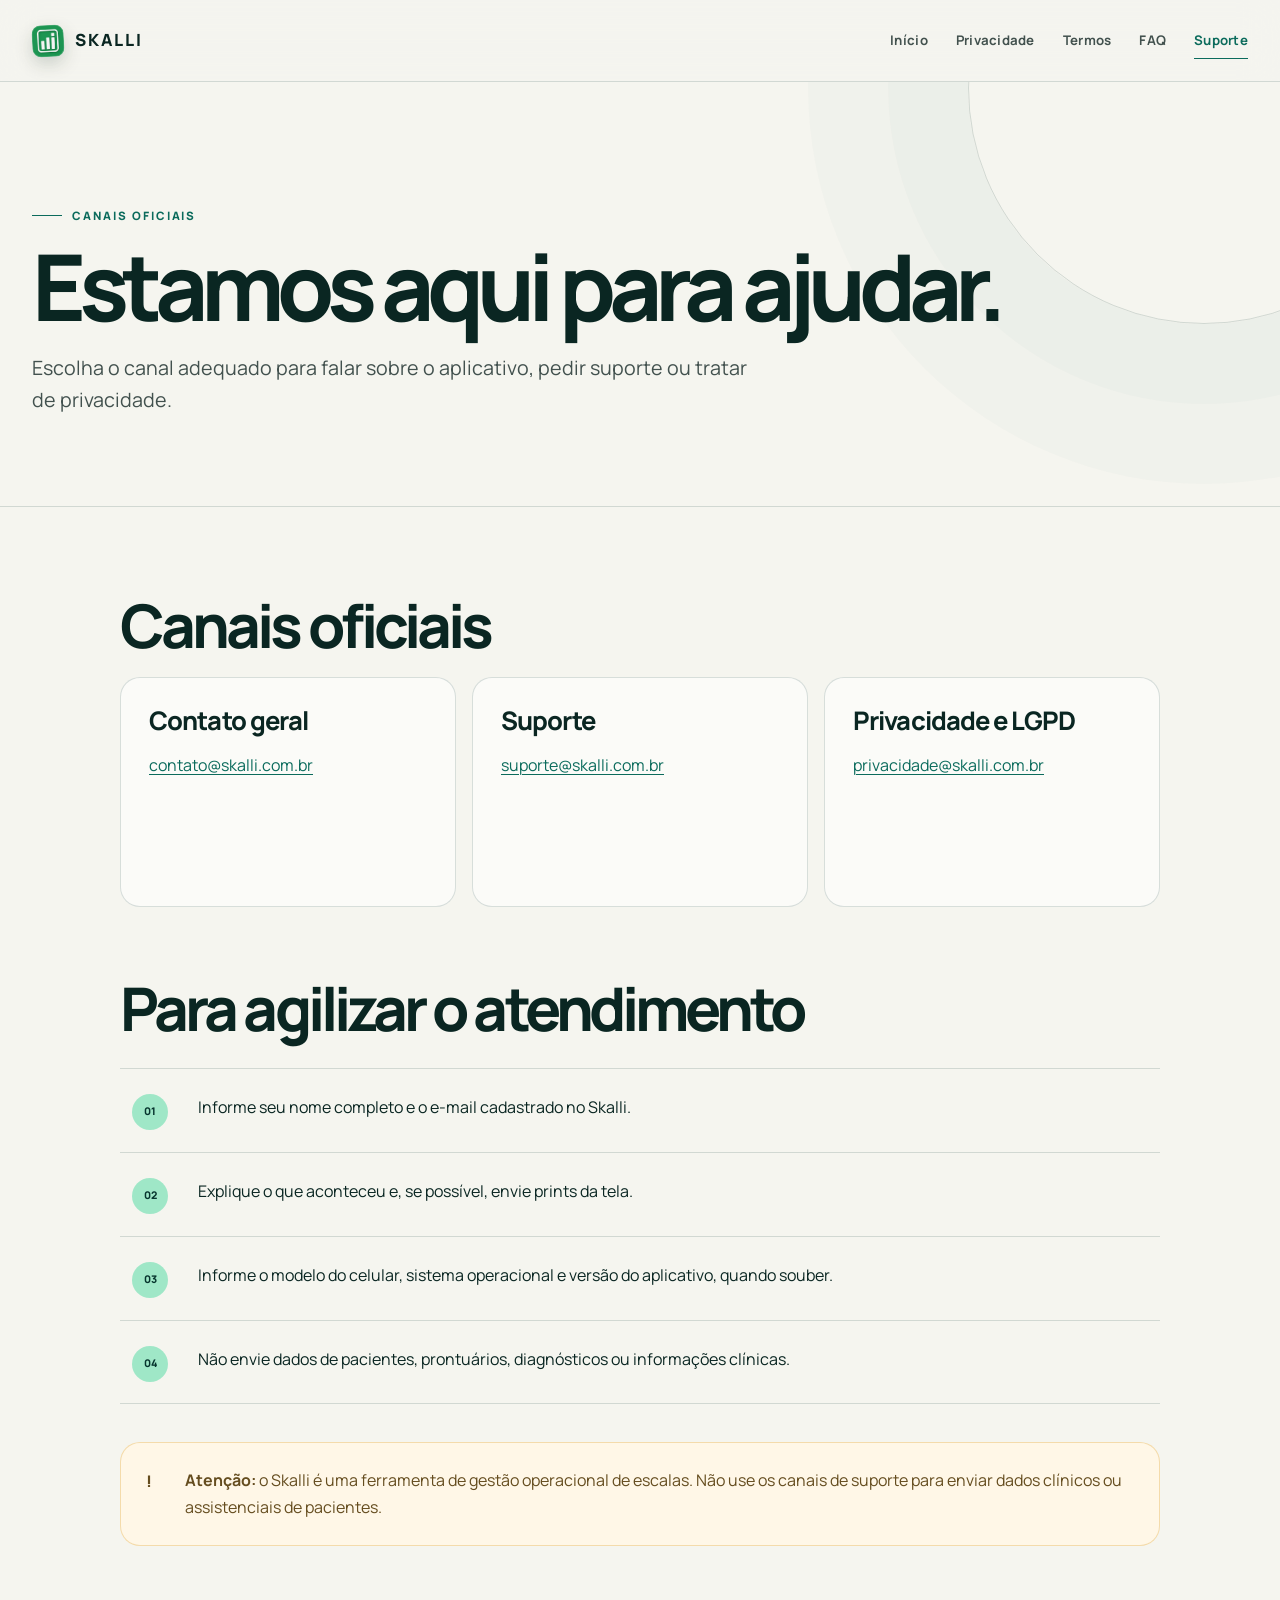
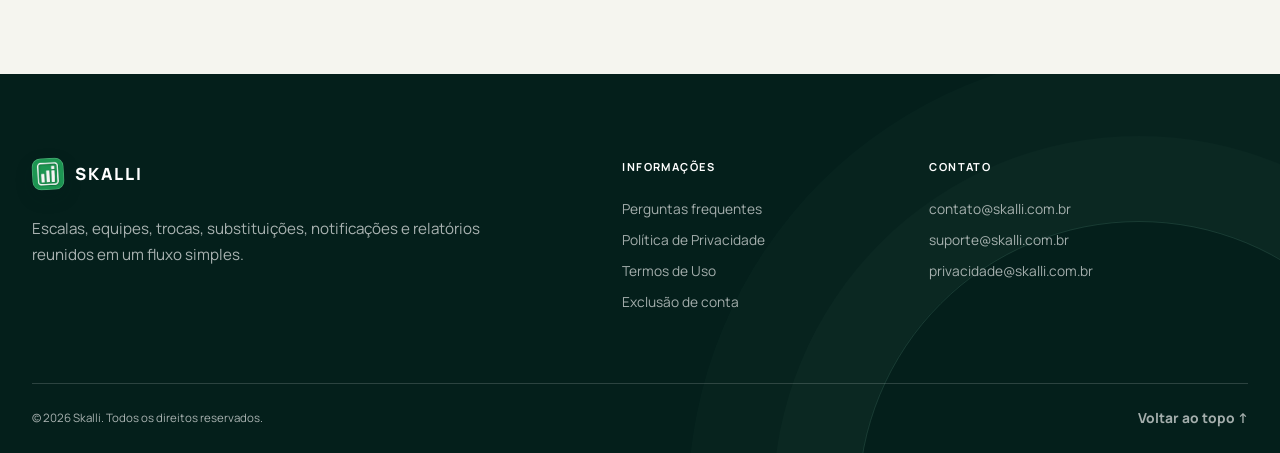
<file: suporte/index.html>
<!doctype html>
<html lang="pt-BR">
<head>
  <meta charset="utf-8">
  <meta name="viewport" content="width=device-width, initial-scale=1">
  <title>Suporte | Skalli</title>
  <meta name="description" content="Canais de suporte do Skalli">
  <meta name="theme-color" content="#f5f5ef">
  <link rel="stylesheet" href="../assets/css/styles.css">
  <script src="../assets/js/site.js" defer></script>
</head>
<body class="inner-page support-page">
  <a class="skip-link" href="#conteudo">Pular para o conteúdo</a>
  <div class="scroll-progress" aria-hidden="true"><span></span></div>
  <header class="site-header">
    <div class="container header-inner">
      <a class="brand" href="../" aria-label="Skalli — início">
        <span class="brand-mark" aria-hidden="true"><img src="../assets/images/skalli-logo.webp" alt=""></span>
        <span>Skalli</span>
      </a>
      <button class="nav-toggle" type="button" aria-label="Abrir menu" aria-controls="site-nav" aria-expanded="false"><span class="nav-toggle-box" aria-hidden="true"></span></button>
      <nav class="site-nav" id="site-nav" aria-label="Navegação principal">
        <a href="../">Início</a><a href="../privacidade/">Privacidade</a><a href="../termos/">Termos</a><a href="../faq/">FAQ</a><a class="active" href="../suporte/">Suporte</a>
      </nav>
    </div>
  </header>
  <main id="conteudo">
    
<section class="page-hero">
  <div class="container">
    <p class="eyebrow">Canais oficiais</p>
    <h1>Estamos aqui para ajudar.</h1>
    <p class="lead">Escolha o canal adequado para falar sobre o aplicativo, pedir suporte ou tratar de privacidade.</p>
  </div>
</section>
<div class="container content-card">
  <h2>Canais oficiais</h2>
  <div class="card-grid">
    <div class="card"><h3>Contato geral</h3><p><a href="mailto:contato@skalli.com.br">contato@skalli.com.br</a></p></div>
    <div class="card"><h3>Suporte</h3><p><a href="mailto:suporte@skalli.com.br">suporte@skalli.com.br</a></p></div>
    <div class="card"><h3>Privacidade e LGPD</h3><p><a href="mailto:privacidade@skalli.com.br">privacidade@skalli.com.br</a></p></div>
  </div>
  <h2>Para agilizar o atendimento</h2>
  <ol class="steps">
    <li>Informe seu nome completo e o e-mail cadastrado no Skalli.</li>
    <li>Explique o que aconteceu e, se possível, envie prints da tela.</li>
    <li>Informe o modelo do celular, sistema operacional e versão do aplicativo, quando souber.</li>
    <li>Não envie dados de pacientes, prontuários, diagnósticos ou informações clínicas.</li>
  </ol>
  <div class="callout"><strong>Atenção:</strong> o Skalli é uma ferramenta de gestão operacional de escalas. Não use os canais de suporte para enviar dados clínicos ou assistenciais de pacientes.</div>
</div>

  </main>
  <footer class="site-footer">
    <div class="container footer-grid">
      <div>
        <a class="brand footer-brand" href="../" aria-label="Skalli — início">
          <span class="brand-mark" aria-hidden="true"><img src="../assets/images/skalli-logo.webp" alt=""></span>
          <span>Skalli</span>
        </a>
        <p>Escalas, equipes, trocas, substituições, notificações e relatórios reunidos em um fluxo simples.</p>
      </div>
      <div>
        <strong>Informações</strong>
        <a href="../faq/">Perguntas frequentes</a>
        <a href="../privacidade/">Política de Privacidade</a>
        <a href="../termos/">Termos de Uso</a>
        <a href="../excluir-conta/">Exclusão de conta</a>
      </div>
      <div>
        <strong>Contato</strong>
        <a href="mailto:contato@skalli.com.br">contato@skalli.com.br</a>
        <a href="mailto:suporte@skalli.com.br">suporte@skalli.com.br</a>
        <a href="mailto:privacidade@skalli.com.br">privacidade@skalli.com.br</a>
      </div>
    </div>
    <div class="container footer-bottom">
      <span>© 2026 Skalli. Todos os direitos reservados.</span>
      <a href="#conteudo">Voltar ao topo ↑</a>
    </div>
  </footer>
</body>
</html>
</file>
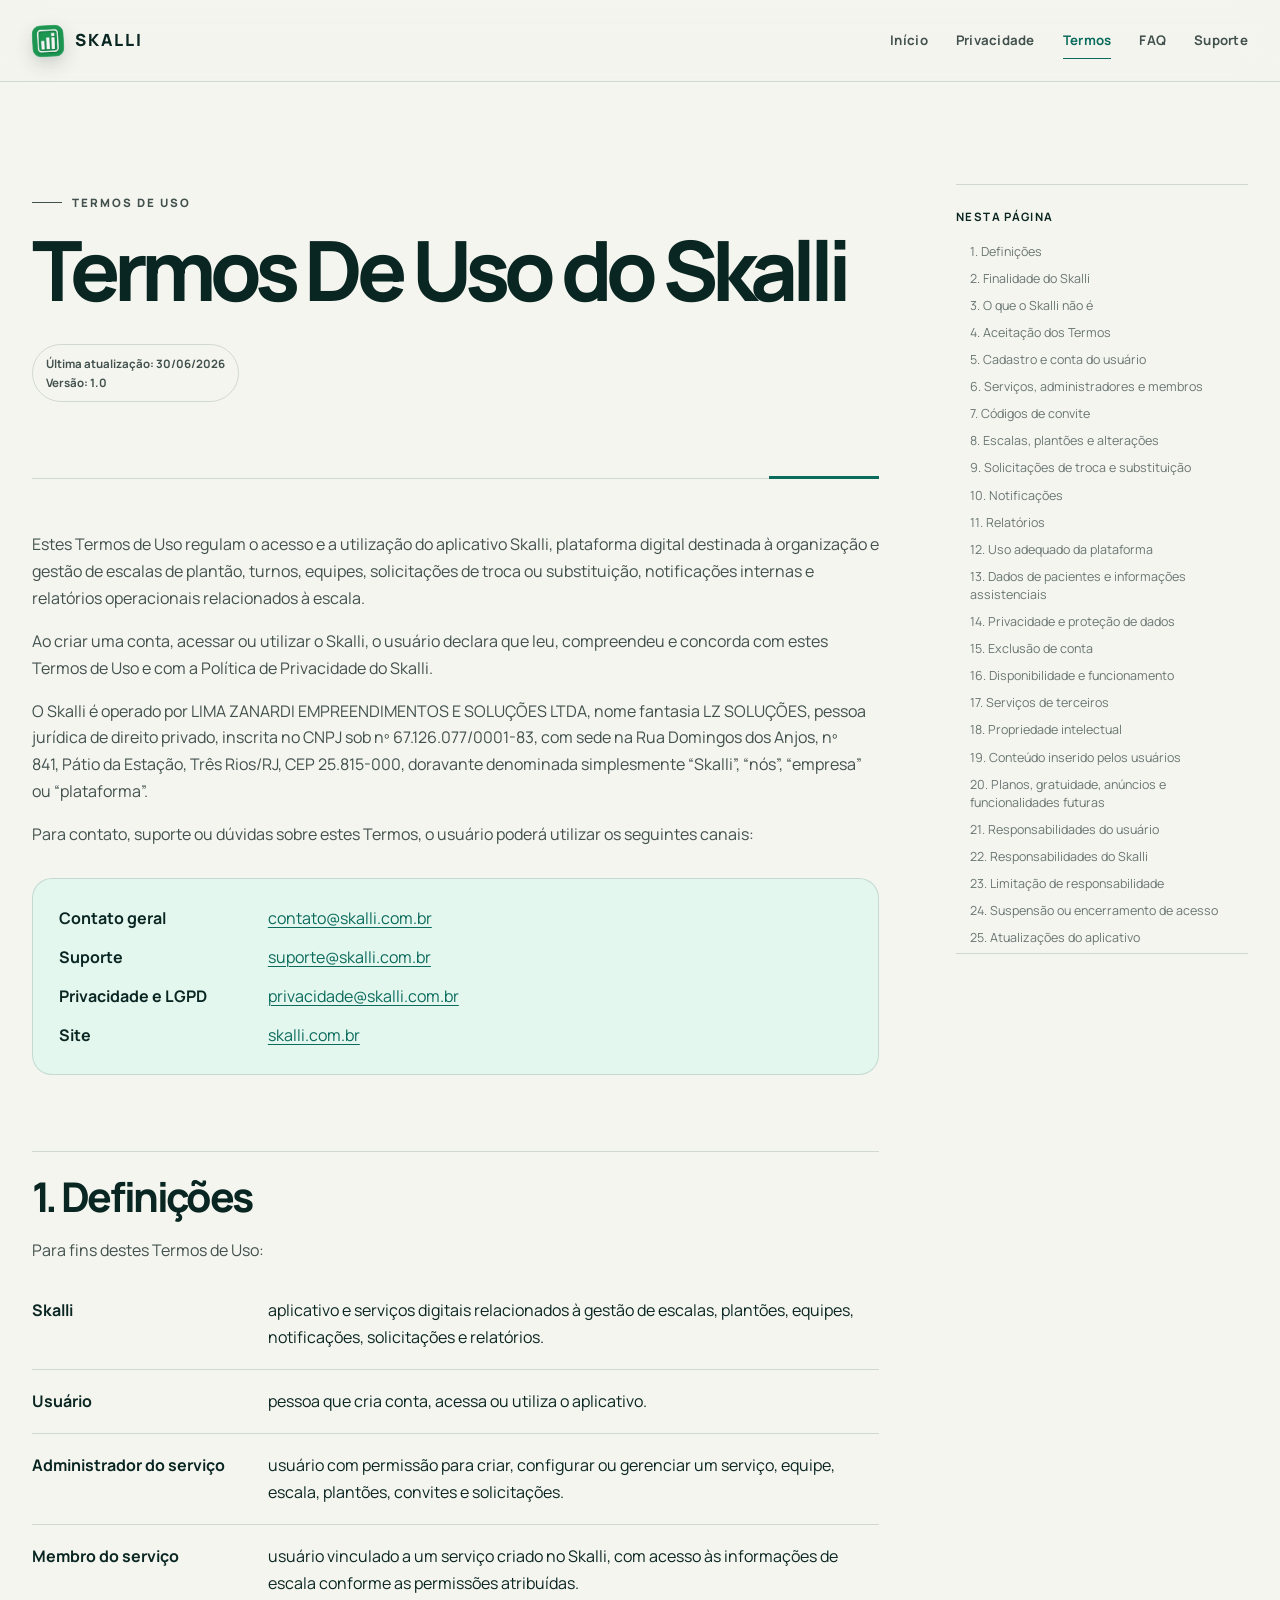
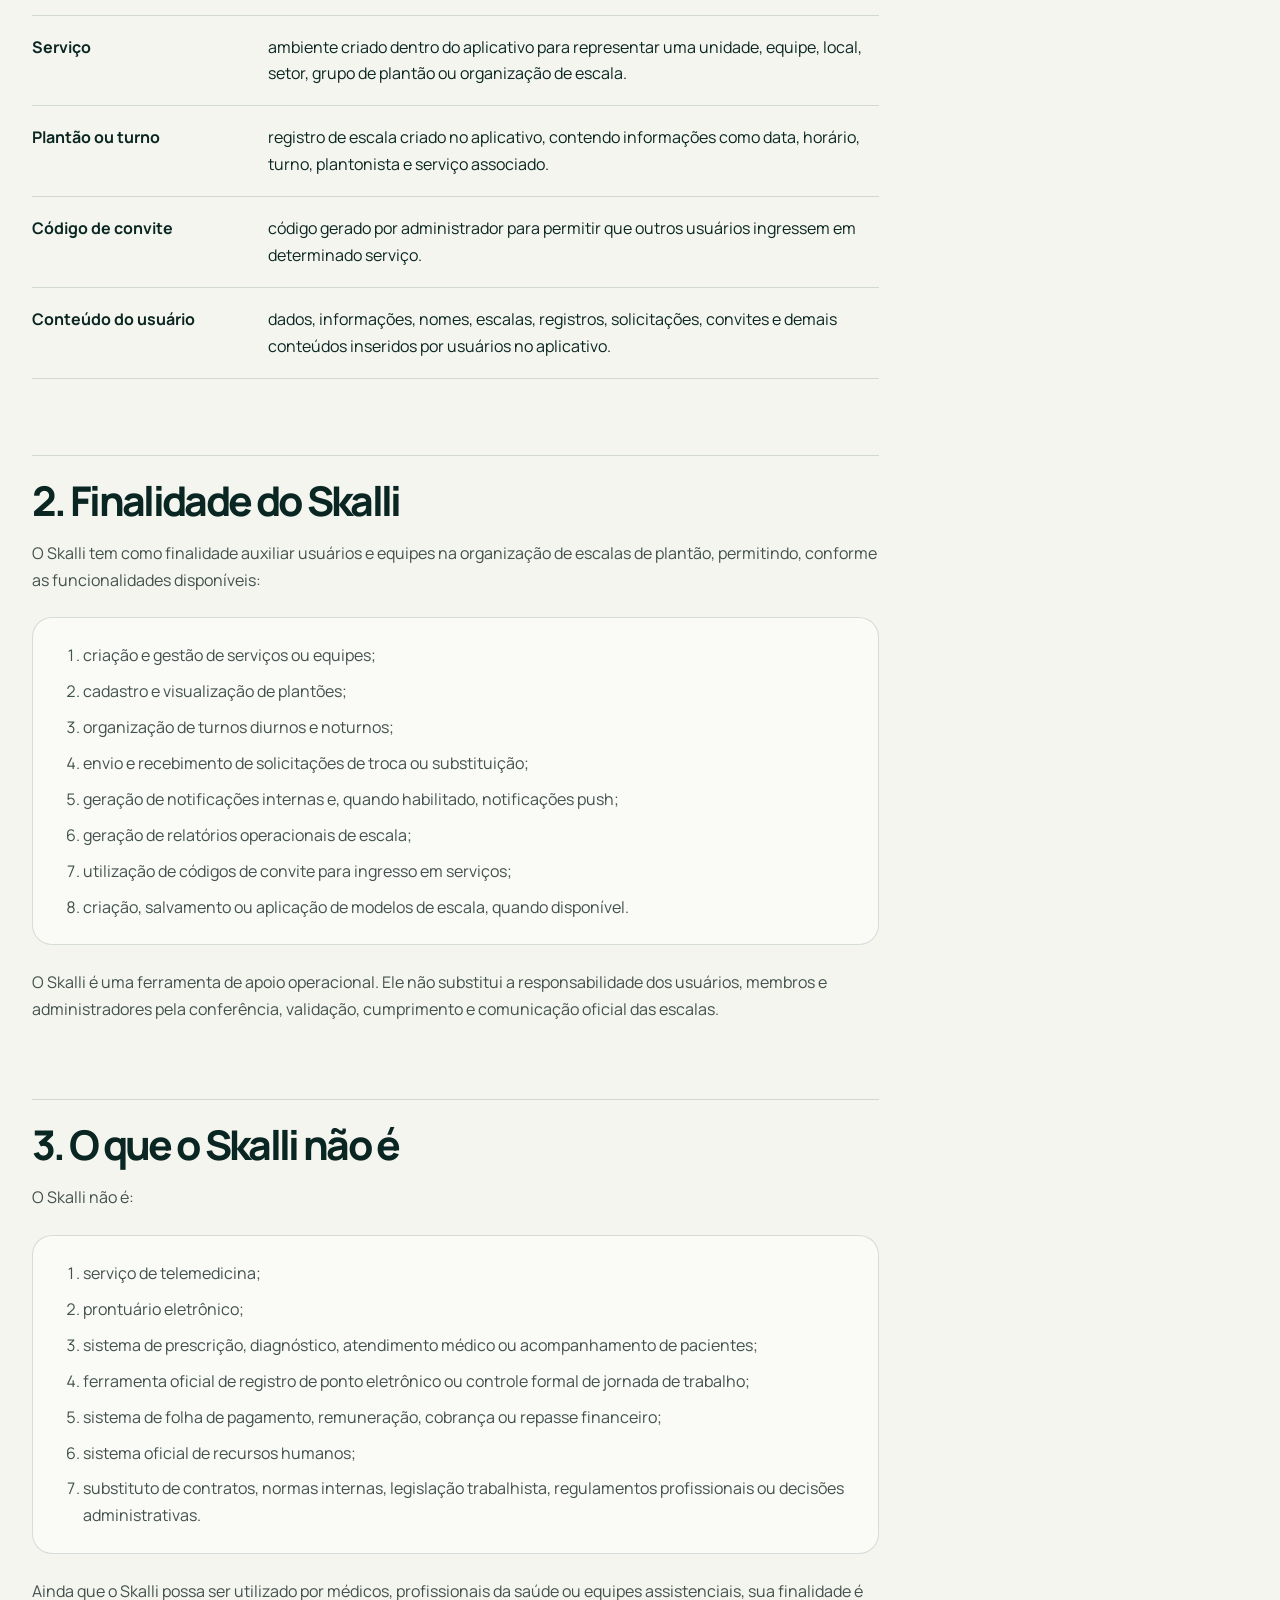
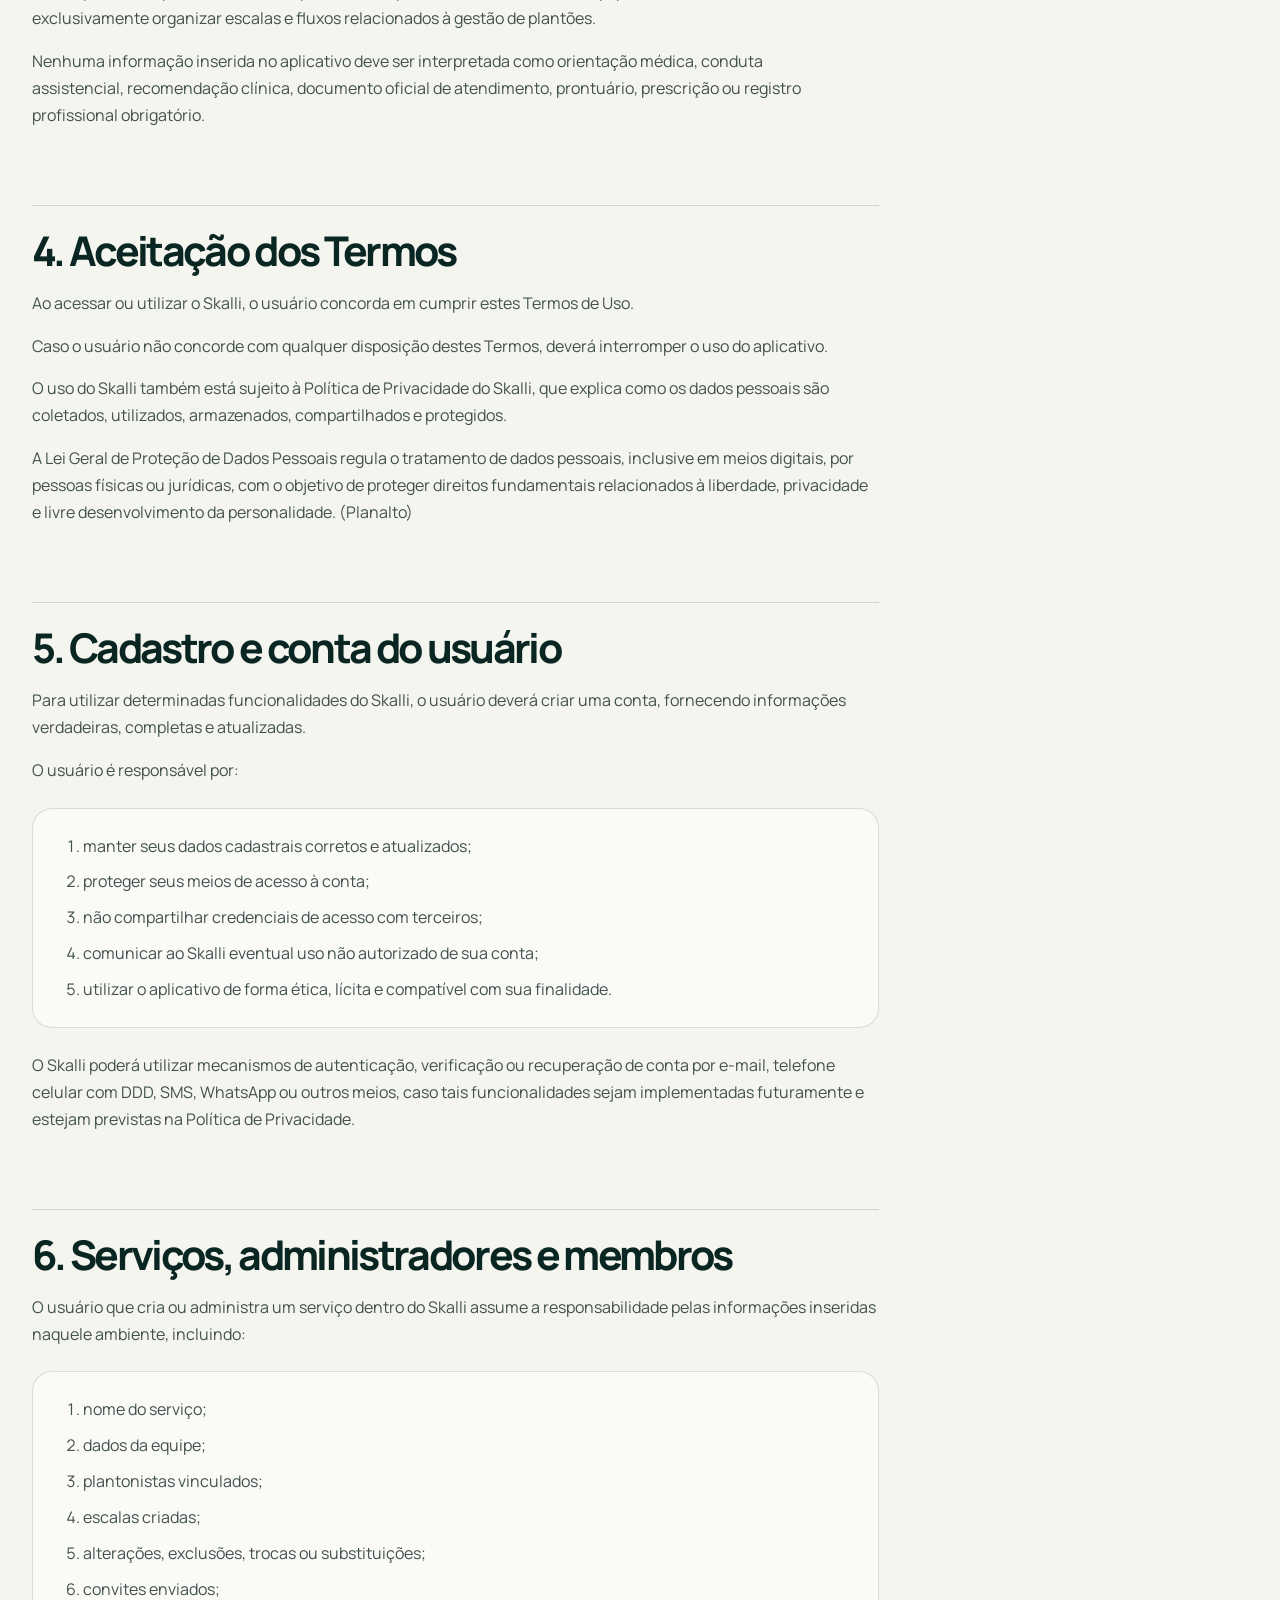
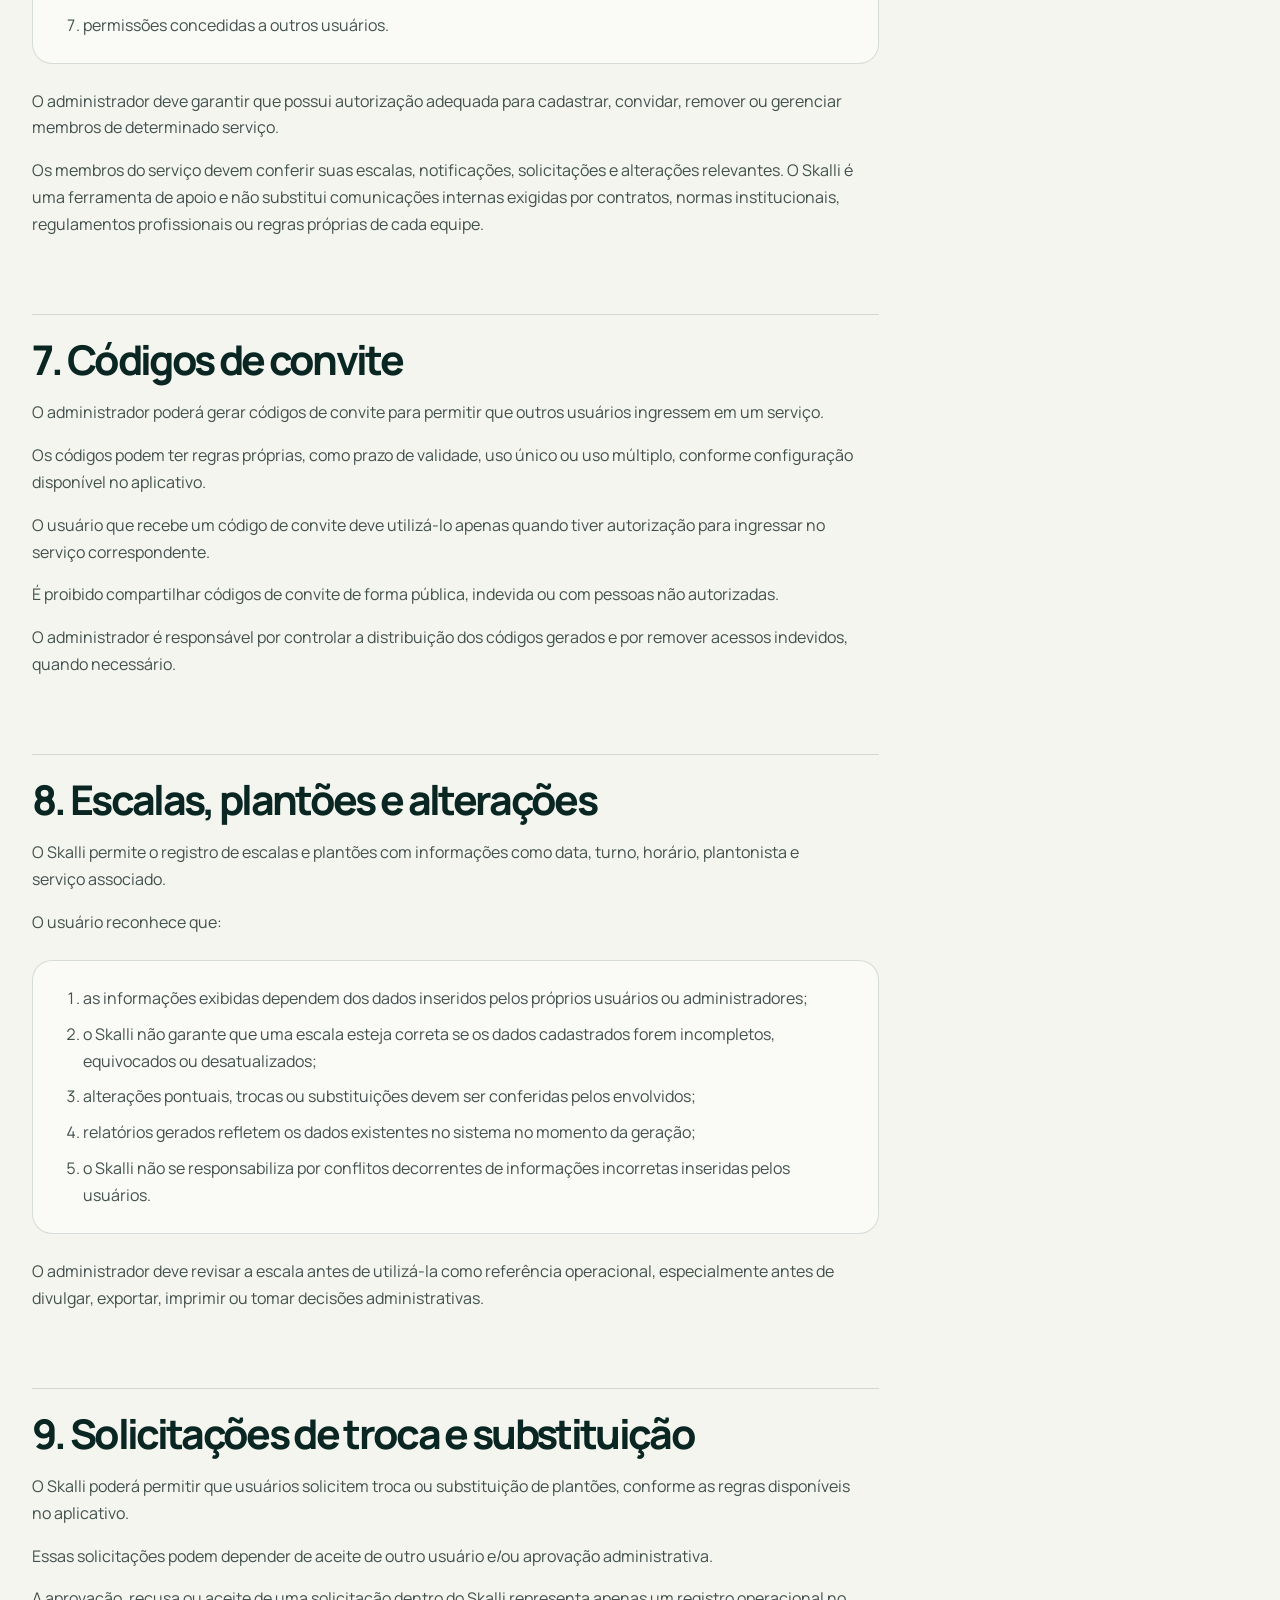
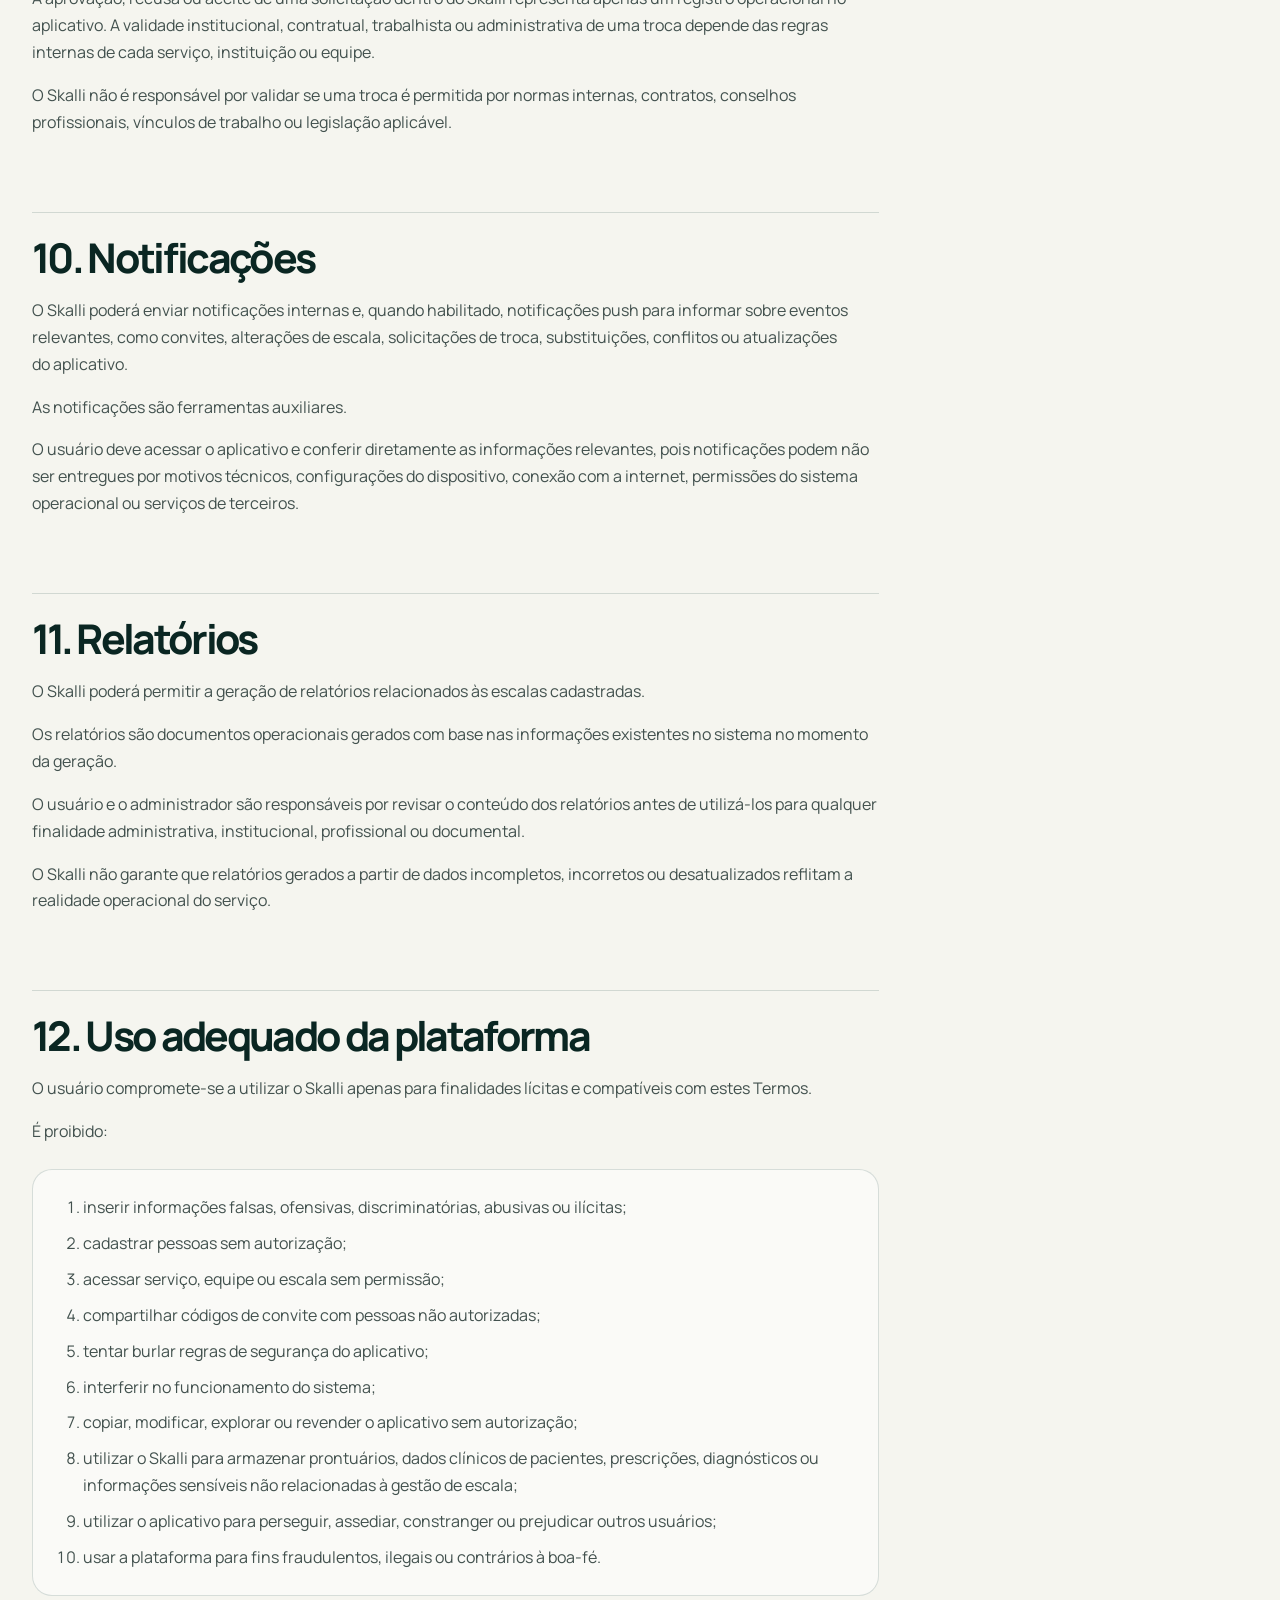
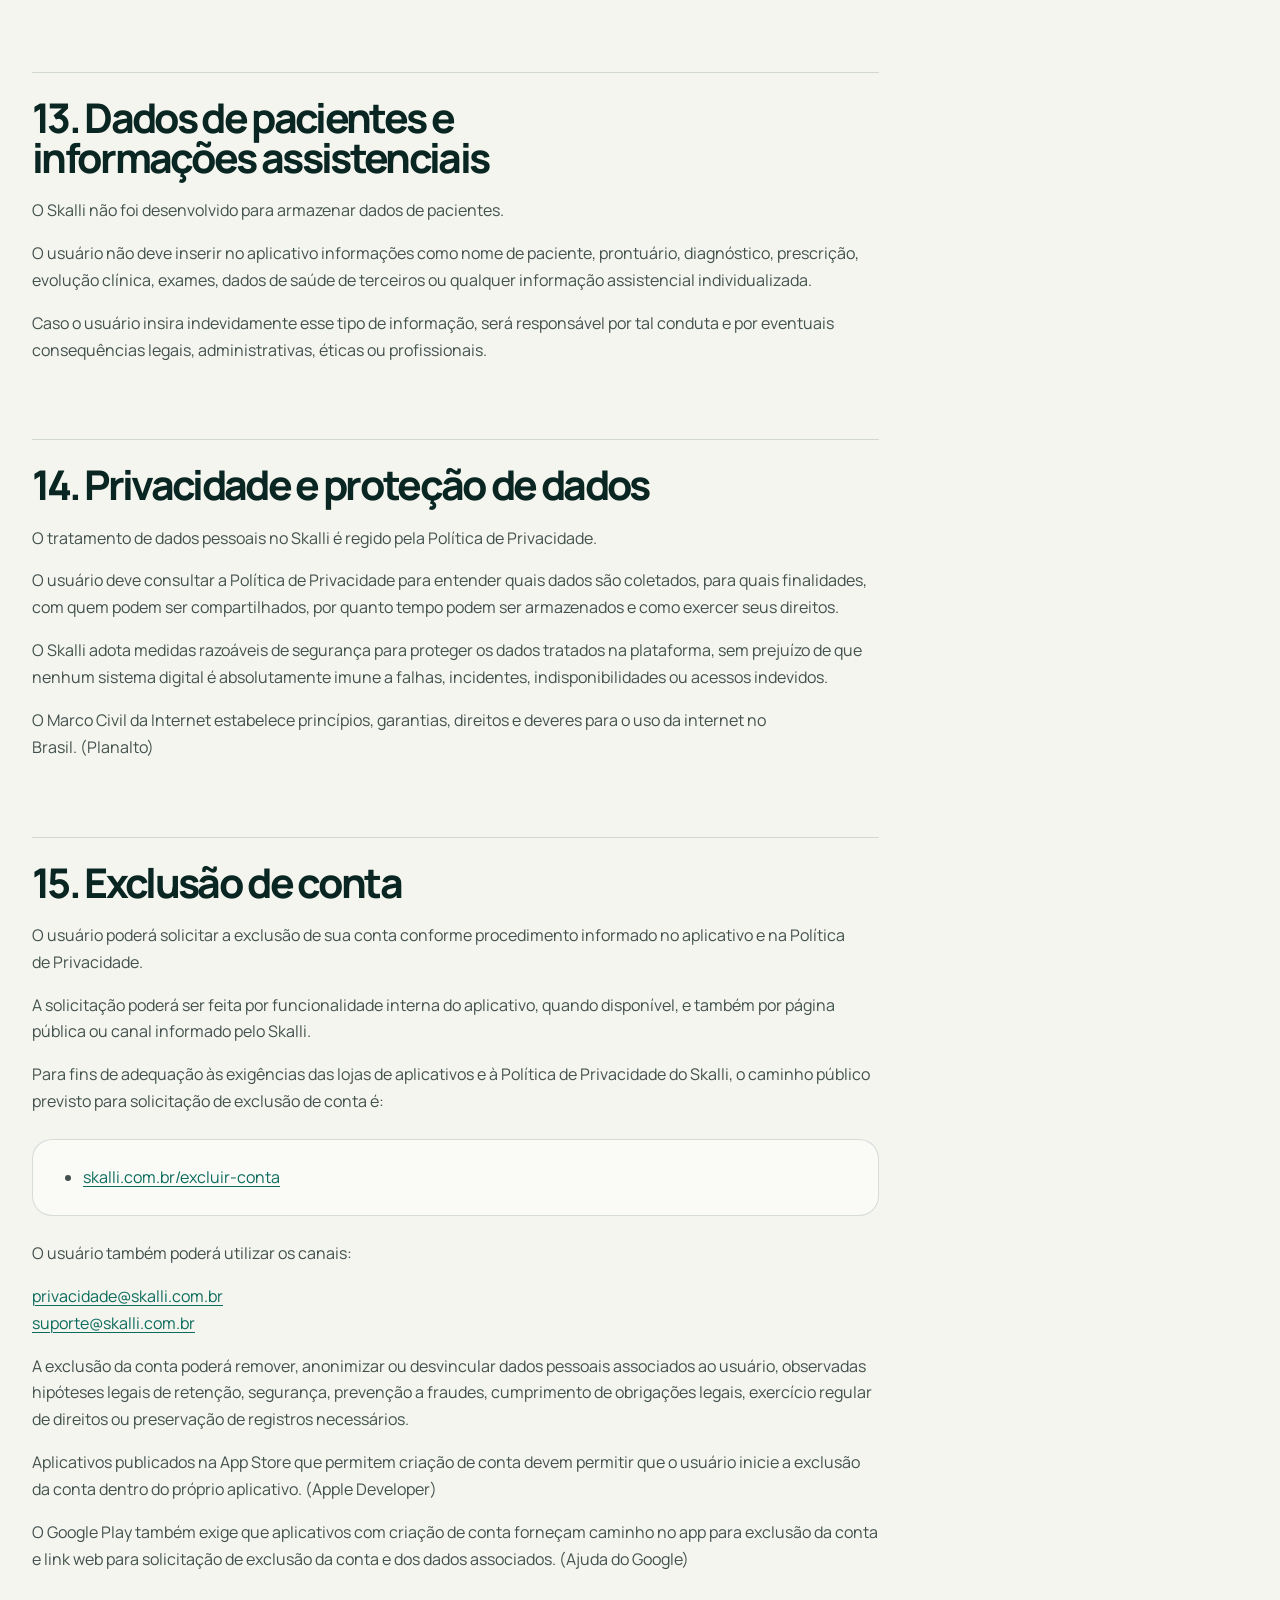
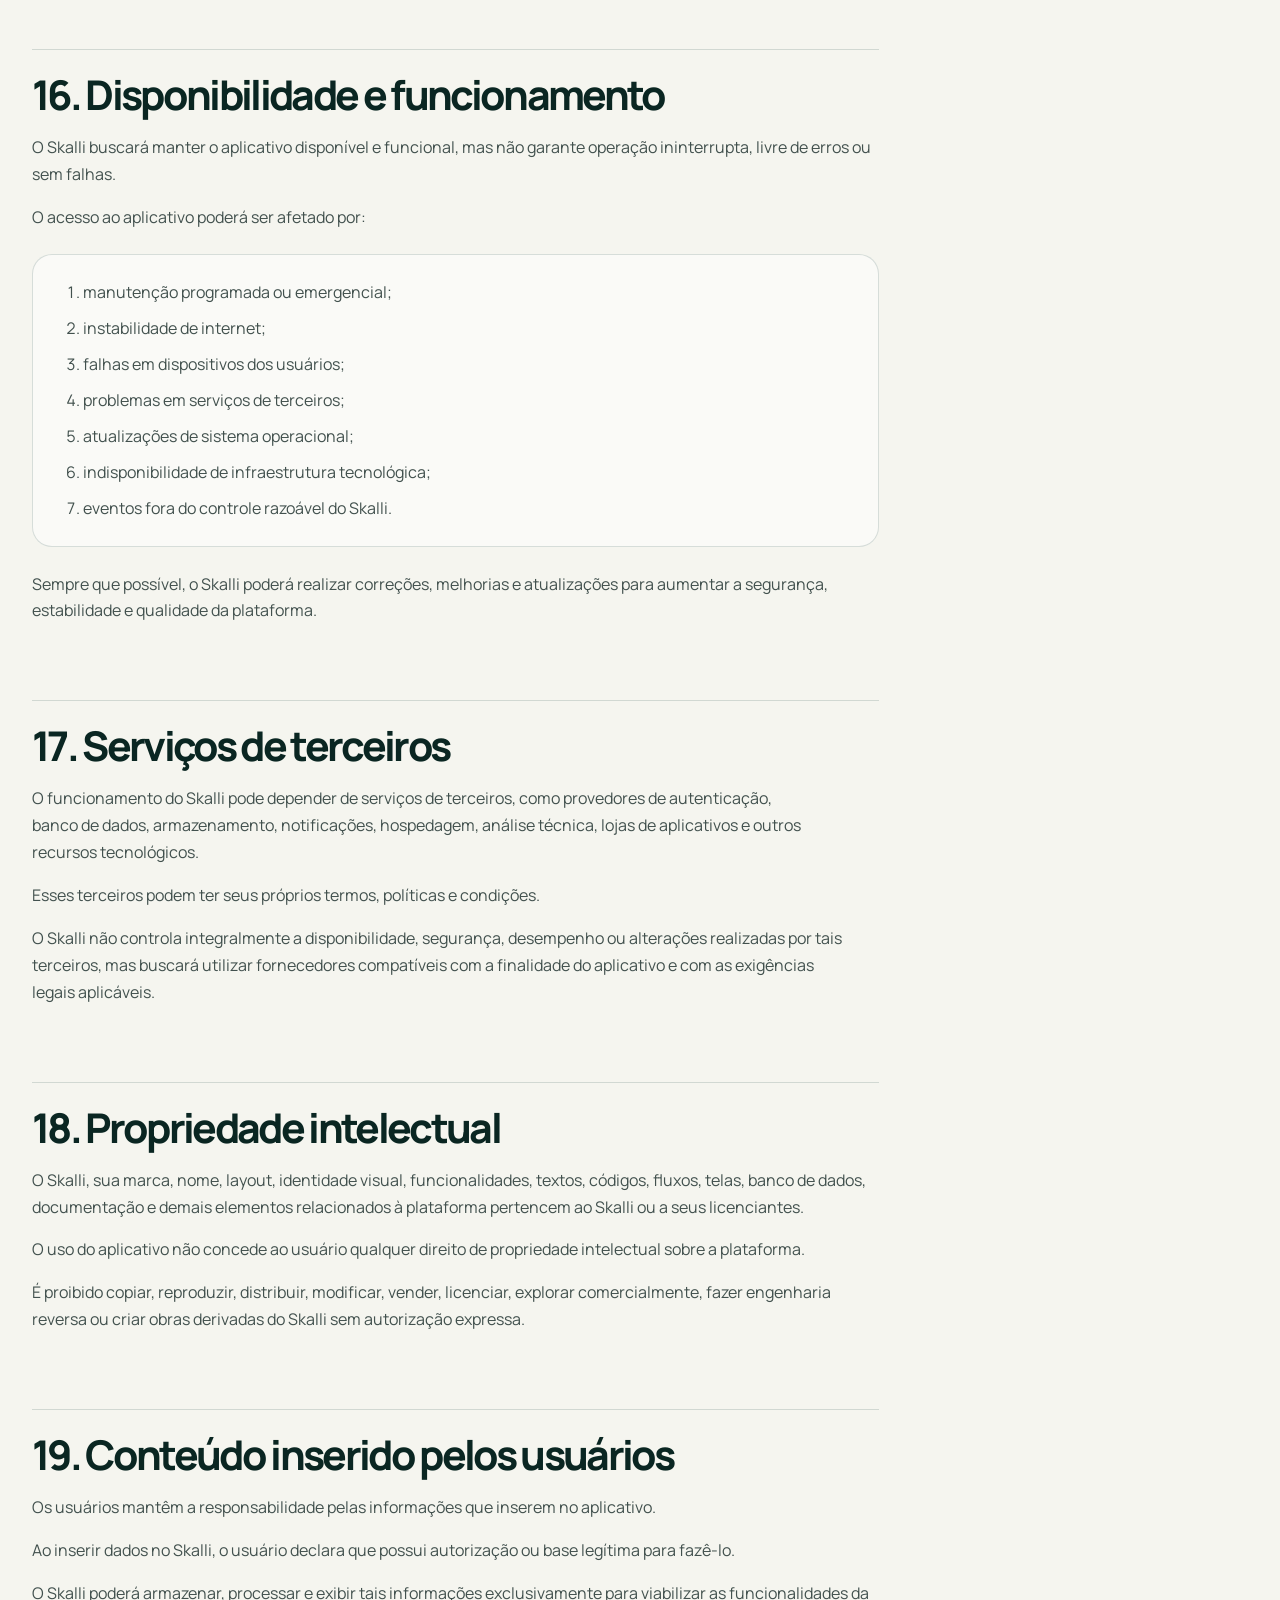
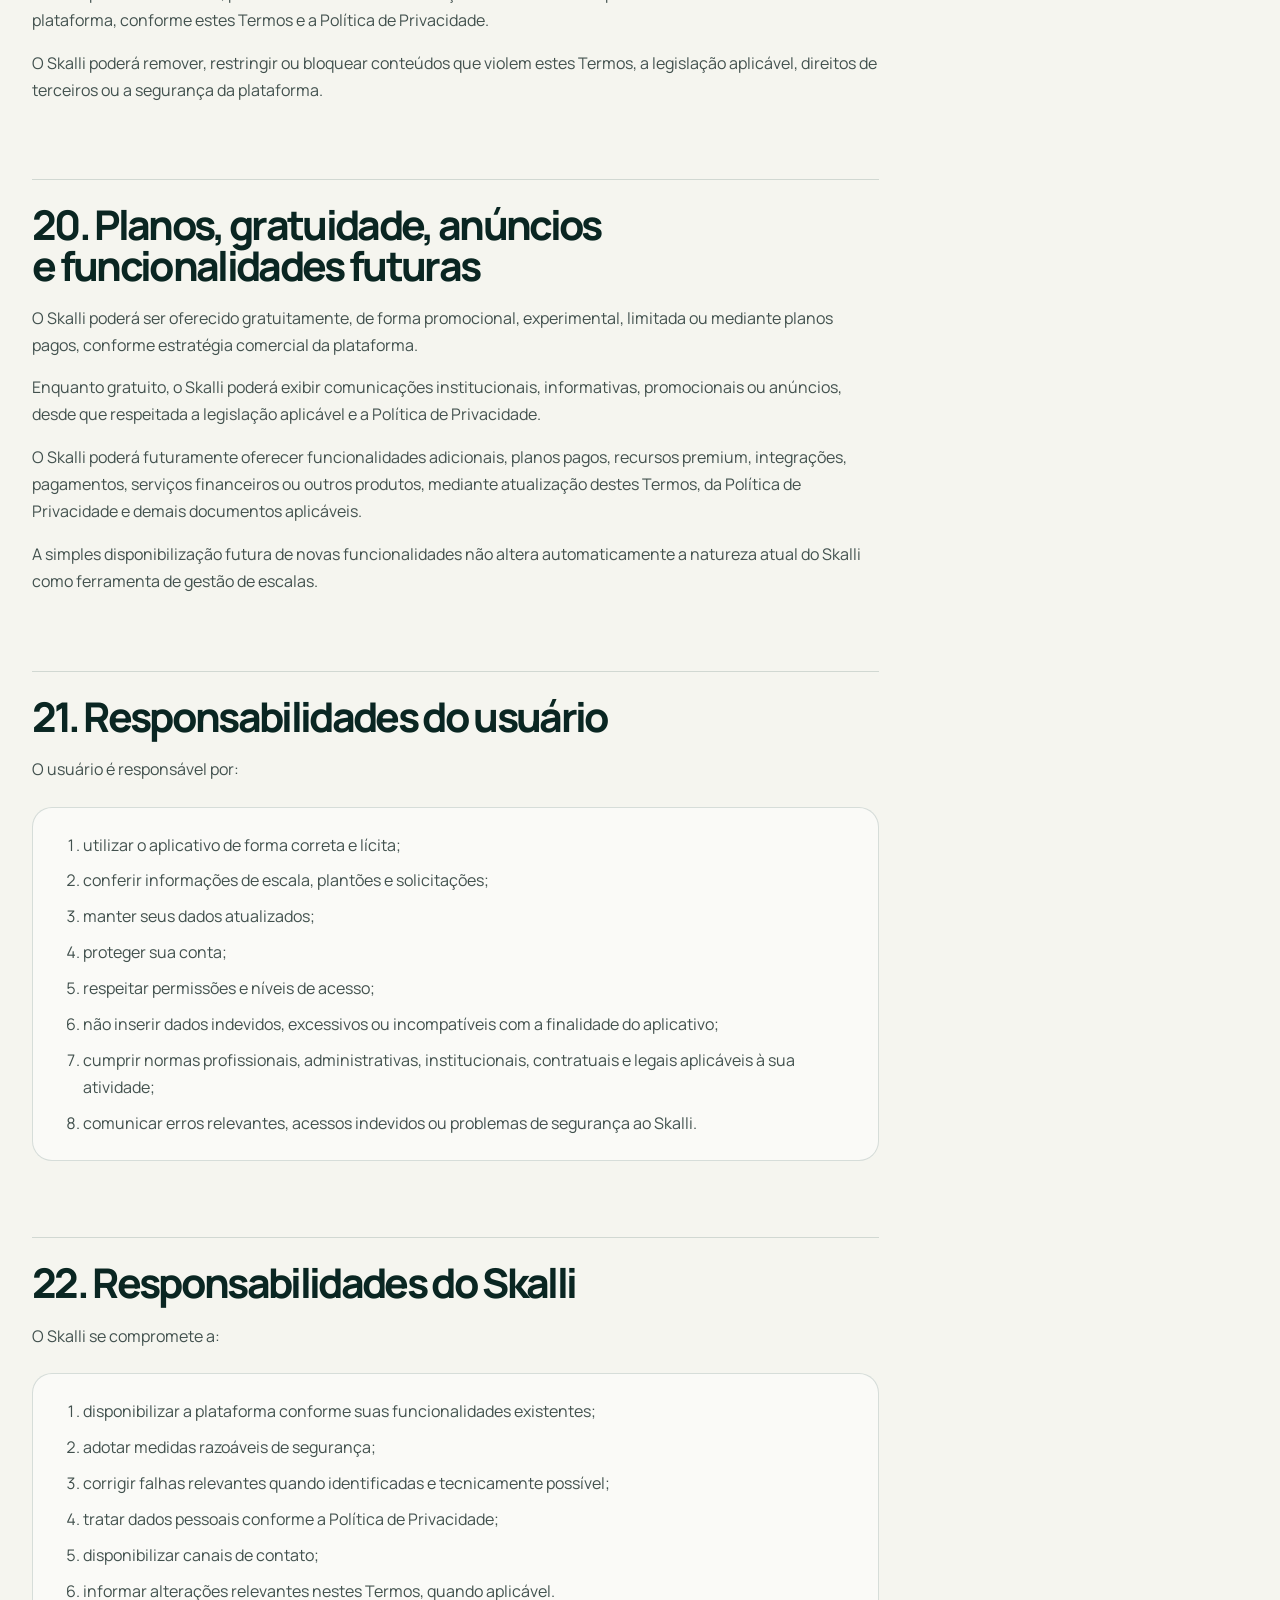
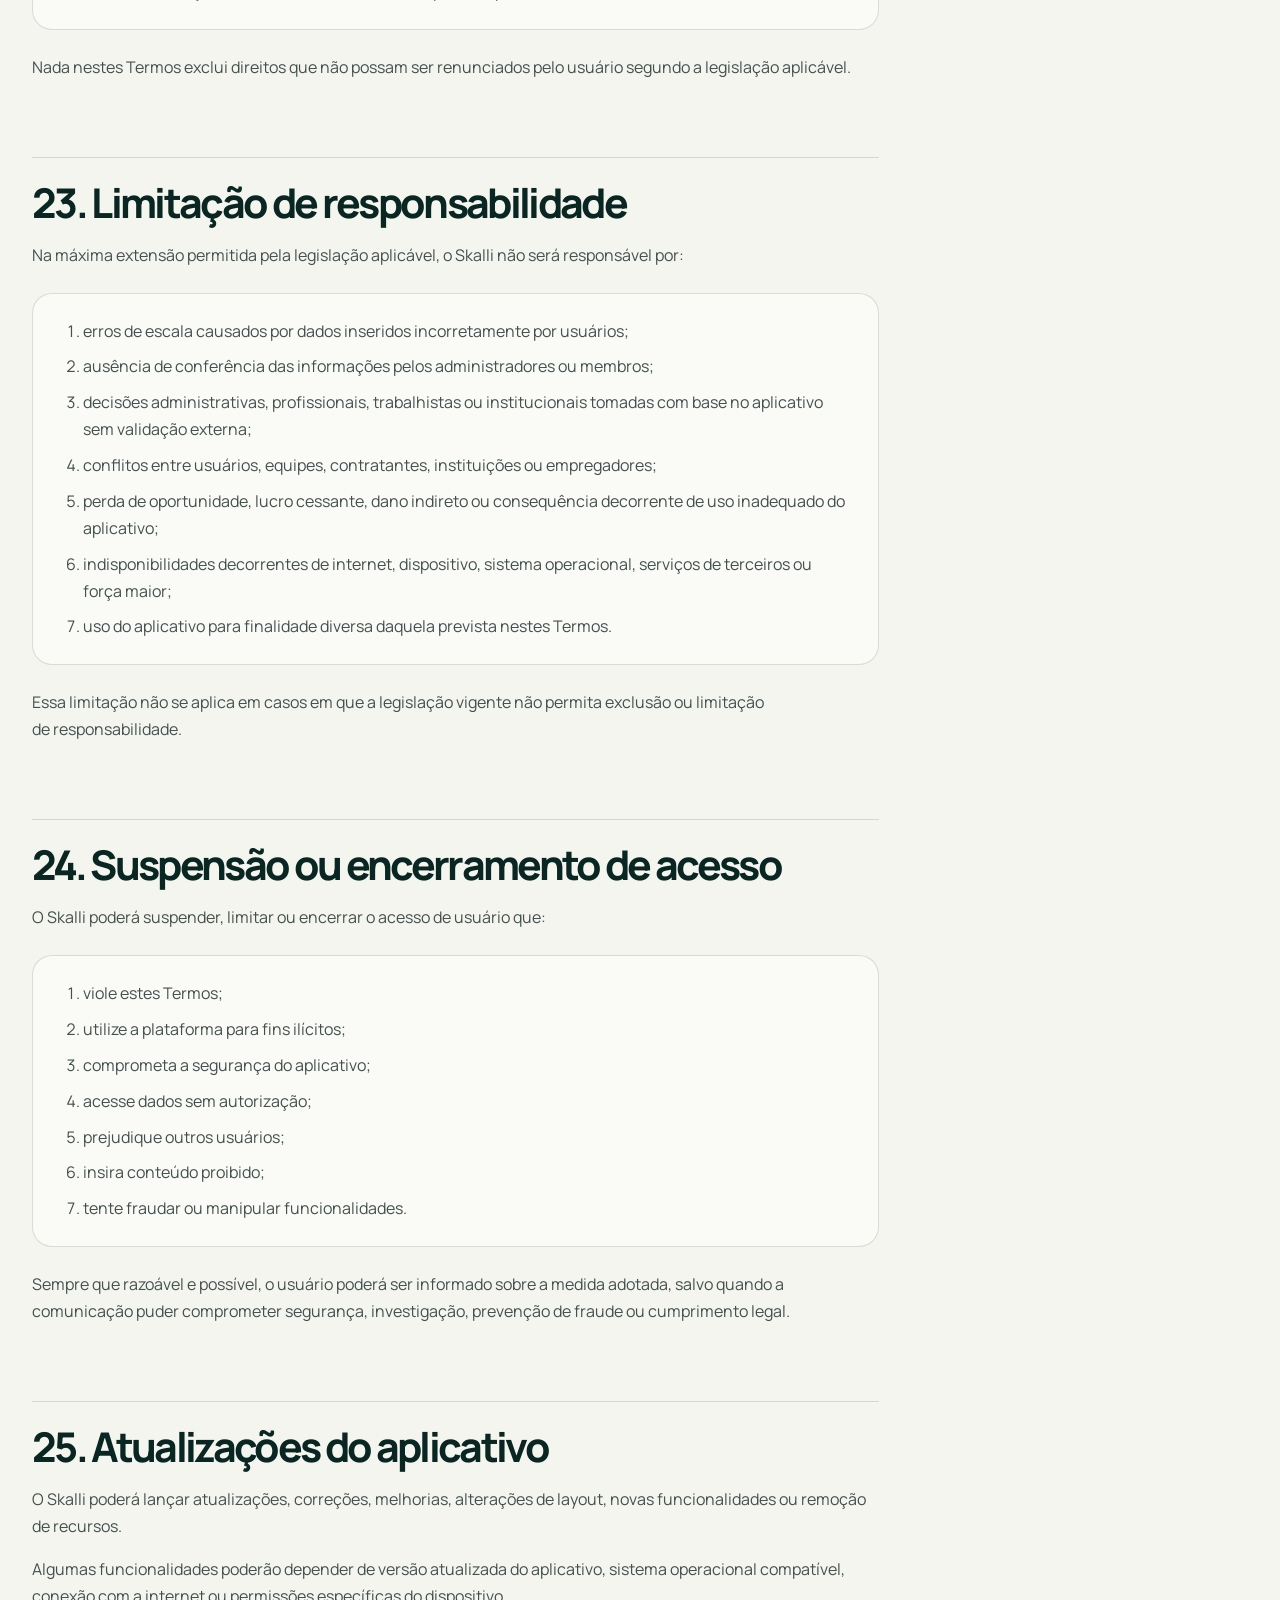
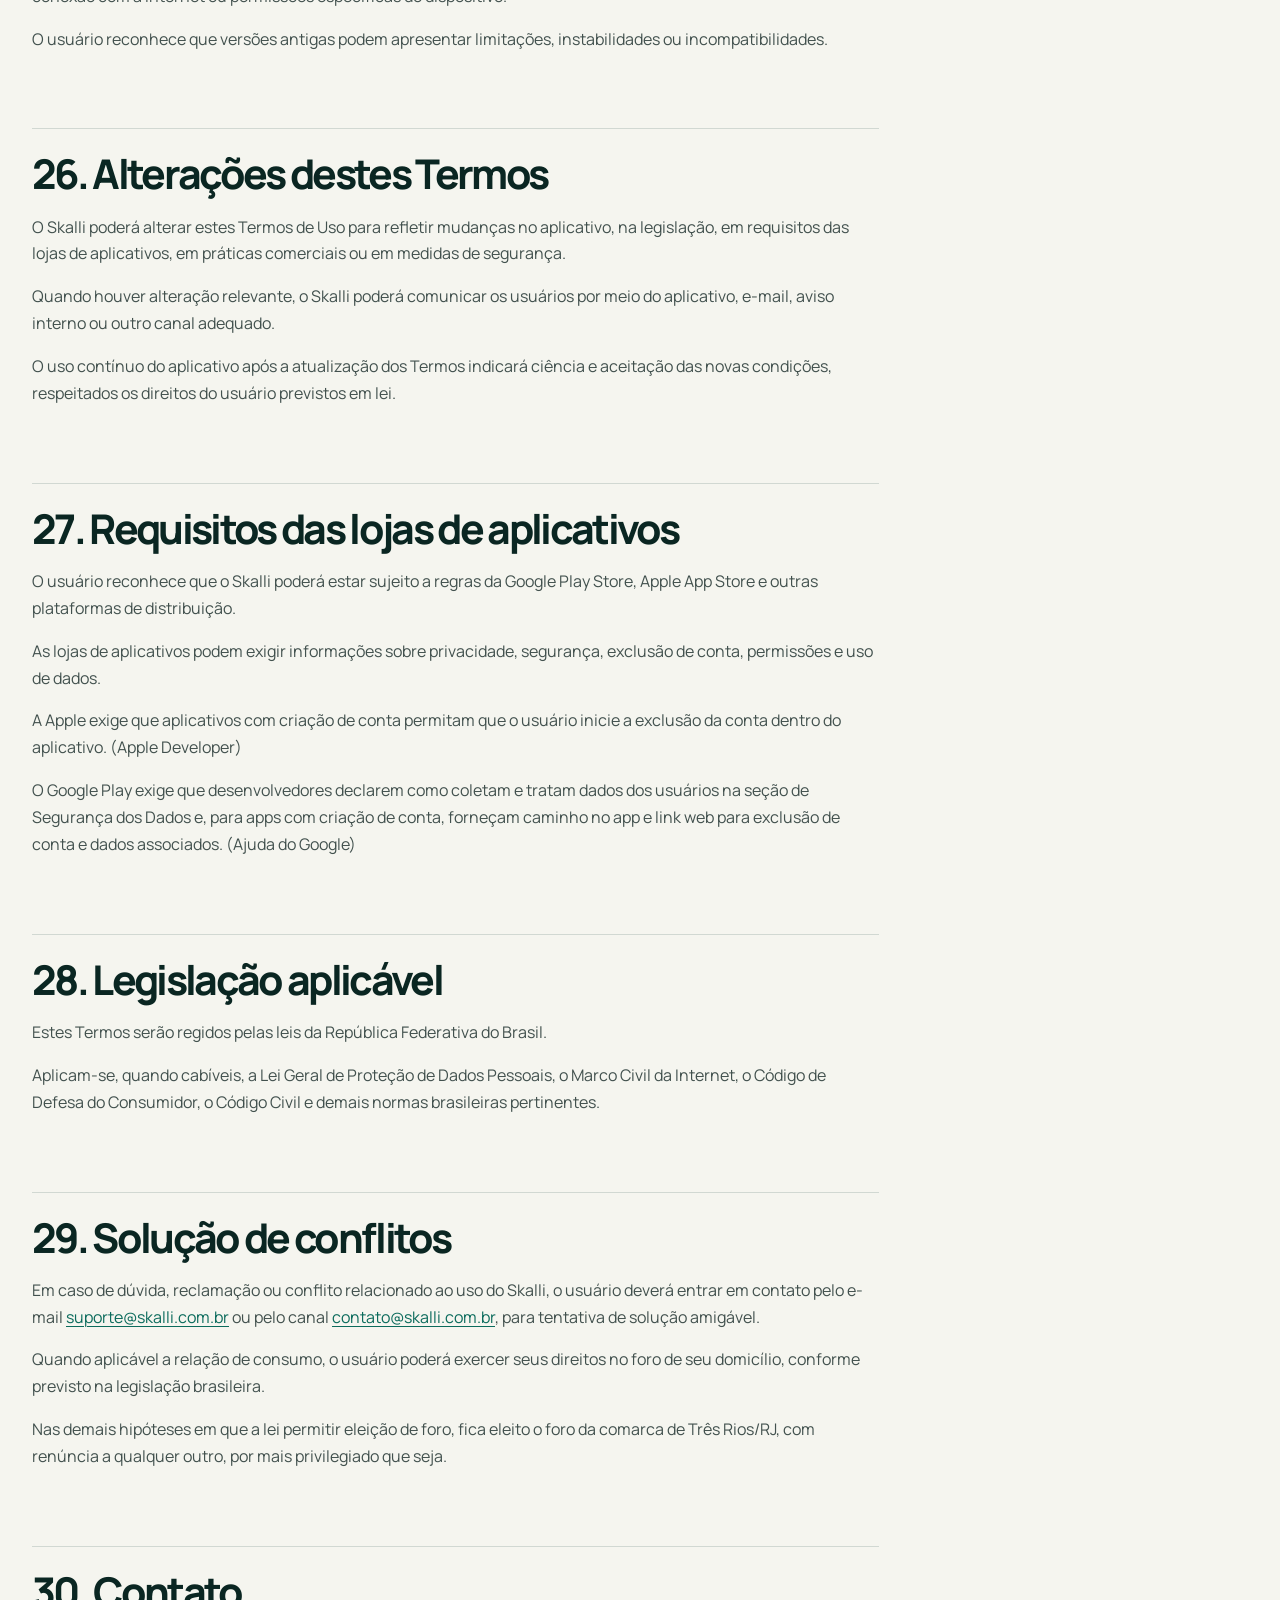
<file: termos/index.html>
<!doctype html>
<html lang="pt-BR">
<head>
  <meta charset="utf-8">
  <meta name="viewport" content="width=device-width, initial-scale=1">
  <title>Termos De Uso do Skalli | Skalli</title>
  <meta name="description" content="Termos de Uso do Skalli">
  <meta name="theme-color" content="#f5f5ef">
  <link rel="stylesheet" href="../assets/css/styles.css">
  <script src="../assets/js/site.js" defer></script>
</head>
<body class="inner-page legal-page">
  <a class="skip-link" href="#conteudo">Pular para o conteúdo</a>
  <div class="scroll-progress" aria-hidden="true"><span></span></div>
  <header class="site-header">
    <div class="container header-inner">
      <a class="brand" href="../" aria-label="Skalli — início">
        <span class="brand-mark" aria-hidden="true"><img src="../assets/images/skalli-logo.webp" alt=""></span>
        <span>Skalli</span>
      </a>
      <button class="nav-toggle" type="button" aria-label="Abrir menu" aria-controls="site-nav" aria-expanded="false"><span class="nav-toggle-box" aria-hidden="true"></span></button>
      <nav class="site-nav" id="site-nav" aria-label="Navegação principal">
        <a href="../">Início</a><a href="../privacidade/">Privacidade</a><a class="active" href="../termos/">Termos</a><a href="../faq/">FAQ</a><a href="../suporte/">Suporte</a>
      </nav>
    </div>
  </header>
  <main id="conteudo">
    <div class="container legal-layout"><article class="legal-content"><section class="legal-hero"><p class="eyebrow">Termos de Uso</p><h1>Termos De Uso do Skalli</h1><div class="doc-meta">Última atualização: 30/06/2026<br>Versão: 1.0</div></section>
<p>Estes Termos de Uso regulam o acesso e a utilização do aplicativo Skalli, plataforma digital destinada à organização e gestão de escalas de plantão, turnos, equipes, solicitações de troca ou substituição, notificações internas e relatórios operacionais relacionados à escala.</p>
<p>Ao criar uma conta, acessar ou utilizar o Skalli, o usuário declara que leu, compreendeu e concorda com estes Termos de Uso e com a Política de Privacidade do Skalli.</p>
<p>O Skalli é operado por LIMA ZANARDI EMPREENDIMENTOS E SOLUÇÕES LTDA, nome fantasia LZ SOLUÇÕES, pessoa jurídica de direito privado, inscrita no CNPJ sob nº 67.126.077/0001-83, com sede na Rua Domingos dos Anjos, nº 841, Pátio da Estação, Três Rios/RJ, CEP 25.815-000, doravante denominada simplesmente “Skalli”, “nós”, “empresa” ou “plataforma”.</p>
<p>Para contato, suporte ou dúvidas sobre estes Termos, o usuário poderá utilizar os seguintes canais:</p>
<div class="detail-card"><div class="detail-row"><strong>Contato geral</strong><span><a href="mailto:contato@skalli.com.br">contato@skalli.com.br</a></span></div><div class="detail-row"><strong>Suporte</strong><span><a href="mailto:suporte@skalli.com.br">suporte@skalli.com.br</a></span></div><div class="detail-row"><strong>Privacidade e LGPD</strong><span><a href="mailto:privacidade@skalli.com.br">privacidade@skalli.com.br</a></span></div><div class="detail-row"><strong>Site</strong><span><a href="https://skalli.com.br">skalli.com.br</a></span></div></div>
<h2 id="1-definicoes"><a class="anchor" href="#1-definicoes" aria-label="Link para esta seção">#</a>1. Definições</h2>
<p>Para fins destes Termos de Uso:</p>
<div class="definition"><strong>Skalli</strong><span>aplicativo e serviços digitais relacionados à gestão de escalas, plantões, equipes, notificações, solicitações e relatórios.</span></div>
<div class="definition"><strong>Usuário</strong><span>pessoa que cria conta, acessa ou utiliza o aplicativo.</span></div>
<div class="definition"><strong>Administrador do serviço</strong><span>usuário com permissão para criar, configurar ou gerenciar um serviço, equipe, escala, plantões, convites e solicitações.</span></div>
<div class="definition"><strong>Membro do serviço</strong><span>usuário vinculado a um serviço criado no Skalli, com acesso às informações de escala conforme as permissões atribuídas.</span></div>
<div class="definition"><strong>Serviço</strong><span>ambiente criado dentro do aplicativo para representar uma unidade, equipe, local, setor, grupo de plantão ou organização de escala.</span></div>
<div class="definition"><strong>Plantão ou turno</strong><span>registro de escala criado no aplicativo, contendo informações como data, horário, turno, plantonista e serviço associado.</span></div>
<div class="definition"><strong>Código de convite</strong><span>código gerado por administrador para permitir que outros usuários ingressem em determinado serviço.</span></div>
<div class="definition"><strong>Conteúdo do usuário</strong><span>dados, informações, nomes, escalas, registros, solicitações, convites e demais conteúdos inseridos por usuários no aplicativo.</span></div>
<h2 id="2-finalidade-do-skalli"><a class="anchor" href="#2-finalidade-do-skalli" aria-label="Link para esta seção">#</a>2. Finalidade do Skalli</h2>
<p>O Skalli tem como finalidade auxiliar usuários e equipes na organização de escalas de plantão, permitindo, conforme as funcionalidades disponíveis:</p>
<ol class="letter-list"><li>criação e gestão de serviços ou equipes;</li><li>cadastro e visualização de plantões;</li><li>organização de turnos diurnos e noturnos;</li><li>envio e recebimento de solicitações de troca ou substituição;</li><li>geração de notificações internas e, quando habilitado, notificações push;</li><li>geração de relatórios operacionais de escala;</li><li>utilização de códigos de convite para ingresso em serviços;</li><li>criação, salvamento ou aplicação de modelos de escala, quando disponível.</li></ol>
<p>O Skalli é uma ferramenta de apoio operacional. Ele não substitui a responsabilidade dos usuários, membros e administradores pela conferência, validação, cumprimento e comunicação oficial das escalas.</p>
<h2 id="3-o-que-o-skalli-nao-e"><a class="anchor" href="#3-o-que-o-skalli-nao-e" aria-label="Link para esta seção">#</a>3. O que o Skalli não é</h2>
<p>O Skalli não é:</p>
<ol class="letter-list"><li>serviço de telemedicina;</li><li>prontuário eletrônico;</li><li>sistema de prescrição, diagnóstico, atendimento médico ou acompanhamento de pacientes;</li><li>ferramenta oficial de registro de ponto eletrônico ou controle formal de jornada de trabalho;</li><li>sistema de folha de pagamento, remuneração, cobrança ou repasse financeiro;</li><li>sistema oficial de recursos humanos;</li><li>substituto de contratos, normas internas, legislação trabalhista, regulamentos profissionais ou decisões administrativas.</li></ol>
<p>Ainda que o Skalli possa ser utilizado por médicos, profissionais da saúde ou equipes assistenciais, sua finalidade é exclusivamente organizar escalas e fluxos relacionados à gestão de plantões.</p>
<p>Nenhuma informação inserida no aplicativo deve ser interpretada como orientação médica, conduta assistencial, recomendação clínica, documento oficial de atendimento, prontuário, prescrição ou registro profissional obrigatório.</p>
<h2 id="4-aceitacao-dos-termos"><a class="anchor" href="#4-aceitacao-dos-termos" aria-label="Link para esta seção">#</a>4. Aceitação dos Termos</h2>
<p>Ao acessar ou utilizar o Skalli, o usuário concorda em cumprir estes Termos de Uso.</p>
<p>Caso o usuário não concorde com qualquer disposição destes Termos, deverá interromper o uso do aplicativo.</p>
<p>O uso do Skalli também está sujeito à Política de Privacidade do Skalli, que explica como os dados pessoais são coletados, utilizados, armazenados, compartilhados e protegidos.</p>
<p>A Lei Geral de Proteção de Dados Pessoais regula o tratamento de dados pessoais, inclusive em meios digitais, por pessoas físicas ou jurídicas, com o objetivo de proteger direitos fundamentais relacionados à liberdade, privacidade e livre desenvolvimento da personalidade. (Planalto)</p>
<h2 id="5-cadastro-e-conta-do-usuario"><a class="anchor" href="#5-cadastro-e-conta-do-usuario" aria-label="Link para esta seção">#</a>5. Cadastro e conta do usuário</h2>
<p>Para utilizar determinadas funcionalidades do Skalli, o usuário deverá criar uma conta, fornecendo informações verdadeiras, completas e atualizadas.</p>
<p>O usuário é responsável por:</p>
<ol class="letter-list"><li>manter seus dados cadastrais corretos e atualizados;</li><li>proteger seus meios de acesso à conta;</li><li>não compartilhar credenciais de acesso com terceiros;</li><li>comunicar ao Skalli eventual uso não autorizado de sua conta;</li><li>utilizar o aplicativo de forma ética, lícita e compatível com sua finalidade.</li></ol>
<p>O Skalli poderá utilizar mecanismos de autenticação, verificação ou recuperação de conta por e-mail, telefone celular com DDD, SMS, WhatsApp ou outros meios, caso tais funcionalidades sejam implementadas futuramente e estejam previstas na Política de Privacidade.</p>
<h2 id="6-servicos-administradores-e-membros"><a class="anchor" href="#6-servicos-administradores-e-membros" aria-label="Link para esta seção">#</a>6. Serviços, administradores e membros</h2>
<p>O usuário que cria ou administra um serviço dentro do Skalli assume a responsabilidade pelas informações inseridas naquele ambiente, incluindo:</p>
<ol class="letter-list"><li>nome do serviço;</li><li>dados da equipe;</li><li>plantonistas vinculados;</li><li>escalas criadas;</li><li>alterações, exclusões, trocas ou substituições;</li><li>convites enviados;</li><li>permissões concedidas a outros usuários.</li></ol>
<p>O administrador deve garantir que possui autorização adequada para cadastrar, convidar, remover ou gerenciar membros de determinado serviço.</p>
<p>Os membros do serviço devem conferir suas escalas, notificações, solicitações e alterações relevantes. O Skalli é uma ferramenta de apoio e não substitui comunicações internas exigidas por contratos, normas institucionais, regulamentos profissionais ou regras próprias de cada equipe.</p>
<h2 id="7-codigos-de-convite"><a class="anchor" href="#7-codigos-de-convite" aria-label="Link para esta seção">#</a>7. Códigos de convite</h2>
<p>O administrador poderá gerar códigos de convite para permitir que outros usuários ingressem em um serviço.</p>
<p>Os códigos podem ter regras próprias, como prazo de validade, uso único ou uso múltiplo, conforme configuração disponível no aplicativo.</p>
<p>O usuário que recebe um código de convite deve utilizá-lo apenas quando tiver autorização para ingressar no serviço correspondente.</p>
<p>É proibido compartilhar códigos de convite de forma pública, indevida ou com pessoas não autorizadas.</p>
<p>O administrador é responsável por controlar a distribuição dos códigos gerados e por remover acessos indevidos, quando necessário.</p>
<h2 id="8-escalas-plantoes-e-alteracoes"><a class="anchor" href="#8-escalas-plantoes-e-alteracoes" aria-label="Link para esta seção">#</a>8. Escalas, plantões e alterações</h2>
<p>O Skalli permite o registro de escalas e plantões com informações como data, turno, horário, plantonista e serviço associado.</p>
<p>O usuário reconhece que:</p>
<ol class="letter-list"><li>as informações exibidas dependem dos dados inseridos pelos próprios usuários ou administradores;</li><li>o Skalli não garante que uma escala esteja correta se os dados cadastrados forem incompletos, equivocados ou desatualizados;</li><li>alterações pontuais, trocas ou substituições devem ser conferidas pelos envolvidos;</li><li>relatórios gerados refletem os dados existentes no sistema no momento da geração;</li><li>o Skalli não se responsabiliza por conflitos decorrentes de informações incorretas inseridas pelos usuários.</li></ol>
<p>O administrador deve revisar a escala antes de utilizá-la como referência operacional, especialmente antes de divulgar, exportar, imprimir ou tomar decisões administrativas.</p>
<h2 id="9-solicitacoes-de-troca-e-substituicao"><a class="anchor" href="#9-solicitacoes-de-troca-e-substituicao" aria-label="Link para esta seção">#</a>9. Solicitações de troca e substituição</h2>
<p>O Skalli poderá permitir que usuários solicitem troca ou substituição de plantões, conforme as regras disponíveis no aplicativo.</p>
<p>Essas solicitações podem depender de aceite de outro usuário e/ou aprovação administrativa.</p>
<p>A aprovação, recusa ou aceite de uma solicitação dentro do Skalli representa apenas um registro operacional no aplicativo. A validade institucional, contratual, trabalhista ou administrativa de uma troca depende das regras internas de cada serviço, instituição ou equipe.</p>
<p>O Skalli não é responsável por validar se uma troca é permitida por normas internas, contratos, conselhos profissionais, vínculos de trabalho ou legislação aplicável.</p>
<h2 id="10-notificacoes"><a class="anchor" href="#10-notificacoes" aria-label="Link para esta seção">#</a>10. Notificações</h2>
<p>O Skalli poderá enviar notificações internas e, quando habilitado, notificações push para informar sobre eventos relevantes, como convites, alterações de escala, solicitações de troca, substituições, conflitos ou atualizações do aplicativo.</p>
<p>As notificações são ferramentas auxiliares.</p>
<p>O usuário deve acessar o aplicativo e conferir diretamente as informações relevantes, pois notificações podem não ser entregues por motivos técnicos, configurações do dispositivo, conexão com a internet, permissões do sistema operacional ou serviços de terceiros.</p>
<h2 id="11-relatorios"><a class="anchor" href="#11-relatorios" aria-label="Link para esta seção">#</a>11. Relatórios</h2>
<p>O Skalli poderá permitir a geração de relatórios relacionados às escalas cadastradas.</p>
<p>Os relatórios são documentos operacionais gerados com base nas informações existentes no sistema no momento da geração.</p>
<p>O usuário e o administrador são responsáveis por revisar o conteúdo dos relatórios antes de utilizá-los para qualquer finalidade administrativa, institucional, profissional ou documental.</p>
<p>O Skalli não garante que relatórios gerados a partir de dados incompletos, incorretos ou desatualizados reflitam a realidade operacional do serviço.</p>
<h2 id="12-uso-adequado-da-plataforma"><a class="anchor" href="#12-uso-adequado-da-plataforma" aria-label="Link para esta seção">#</a>12. Uso adequado da plataforma</h2>
<p>O usuário compromete-se a utilizar o Skalli apenas para finalidades lícitas e compatíveis com estes Termos.</p>
<p>É proibido:</p>
<ol class="letter-list"><li>inserir informações falsas, ofensivas, discriminatórias, abusivas ou ilícitas;</li><li>cadastrar pessoas sem autorização;</li><li>acessar serviço, equipe ou escala sem permissão;</li><li>compartilhar códigos de convite com pessoas não autorizadas;</li><li>tentar burlar regras de segurança do aplicativo;</li><li>interferir no funcionamento do sistema;</li><li>copiar, modificar, explorar ou revender o aplicativo sem autorização;</li><li>utilizar o Skalli para armazenar prontuários, dados clínicos de pacientes, prescrições, diagnósticos ou informações sensíveis não relacionadas à gestão de escala;</li><li>utilizar o aplicativo para perseguir, assediar, constranger ou prejudicar outros usuários;</li><li>usar a plataforma para fins fraudulentos, ilegais ou contrários à boa-fé.</li></ol>
<h2 id="13-dados-de-pacientes-e-informacoes-assistenciais"><a class="anchor" href="#13-dados-de-pacientes-e-informacoes-assistenciais" aria-label="Link para esta seção">#</a>13. Dados de pacientes e informações assistenciais</h2>
<p>O Skalli não foi desenvolvido para armazenar dados de pacientes.</p>
<p>O usuário não deve inserir no aplicativo informações como nome de paciente, prontuário, diagnóstico, prescrição, evolução clínica, exames, dados de saúde de terceiros ou qualquer informação assistencial individualizada.</p>
<p>Caso o usuário insira indevidamente esse tipo de informação, será responsável por tal conduta e por eventuais consequências legais, administrativas, éticas ou profissionais.</p>
<h2 id="14-privacidade-e-protecao-de-dados"><a class="anchor" href="#14-privacidade-e-protecao-de-dados" aria-label="Link para esta seção">#</a>14. Privacidade e proteção de dados</h2>
<p>O tratamento de dados pessoais no Skalli é regido pela Política de Privacidade.</p>
<p>O usuário deve consultar a Política de Privacidade para entender quais dados são coletados, para quais finalidades, com quem podem ser compartilhados, por quanto tempo podem ser armazenados e como exercer seus direitos.</p>
<p>O Skalli adota medidas razoáveis de segurança para proteger os dados tratados na plataforma, sem prejuízo de que nenhum sistema digital é absolutamente imune a falhas, incidentes, indisponibilidades ou acessos indevidos.</p>
<p>O Marco Civil da Internet estabelece princípios, garantias, direitos e deveres para o uso da internet no Brasil. (Planalto)</p>
<h2 id="15-exclusao-de-conta"><a class="anchor" href="#15-exclusao-de-conta" aria-label="Link para esta seção">#</a>15. Exclusão de conta</h2>
<p>O usuário poderá solicitar a exclusão de sua conta conforme procedimento informado no aplicativo e na Política de Privacidade.</p>
<p>A solicitação poderá ser feita por funcionalidade interna do aplicativo, quando disponível, e também por página pública ou canal informado pelo Skalli.</p>
<p>Para fins de adequação às exigências das lojas de aplicativos e à Política de Privacidade do Skalli, o caminho público previsto para solicitação de exclusão de conta é:</p>
<ul>
<li><a href="https://skalli.com.br/excluir-conta">skalli.com.br/excluir-conta</a></li>
</ul>
<p>O usuário também poderá utilizar os canais:</p>
<p><a href="mailto:privacidade@skalli.com.br">privacidade@skalli.com.br</a><br><a href="mailto:suporte@skalli.com.br">suporte@skalli.com.br</a></p>
<p>A exclusão da conta poderá remover, anonimizar ou desvincular dados pessoais associados ao usuário, observadas hipóteses legais de retenção, segurança, prevenção a fraudes, cumprimento de obrigações legais, exercício regular de direitos ou preservação de registros necessários.</p>
<p>Aplicativos publicados na App Store que permitem criação de conta devem permitir que o usuário inicie a exclusão da conta dentro do próprio aplicativo. (Apple Developer)</p>
<p>O Google Play também exige que aplicativos com criação de conta forneçam caminho no app para exclusão da conta e link web para solicitação de exclusão da conta e dos dados associados. (Ajuda do Google)</p>
<h2 id="16-disponibilidade-e-funcionamento"><a class="anchor" href="#16-disponibilidade-e-funcionamento" aria-label="Link para esta seção">#</a>16. Disponibilidade e funcionamento</h2>
<p>O Skalli buscará manter o aplicativo disponível e funcional, mas não garante operação ininterrupta, livre de erros ou sem falhas.</p>
<p>O acesso ao aplicativo poderá ser afetado por:</p>
<ol class="letter-list"><li>manutenção programada ou emergencial;</li><li>instabilidade de internet;</li><li>falhas em dispositivos dos usuários;</li><li>problemas em serviços de terceiros;</li><li>atualizações de sistema operacional;</li><li>indisponibilidade de infraestrutura tecnológica;</li><li>eventos fora do controle razoável do Skalli.</li></ol>
<p>Sempre que possível, o Skalli poderá realizar correções, melhorias e atualizações para aumentar a segurança, estabilidade e qualidade da plataforma.</p>
<h2 id="17-servicos-de-terceiros"><a class="anchor" href="#17-servicos-de-terceiros" aria-label="Link para esta seção">#</a>17. Serviços de terceiros</h2>
<p>O funcionamento do Skalli pode depender de serviços de terceiros, como provedores de autenticação, banco de dados, armazenamento, notificações, hospedagem, análise técnica, lojas de aplicativos e outros recursos tecnológicos.</p>
<p>Esses terceiros podem ter seus próprios termos, políticas e condições.</p>
<p>O Skalli não controla integralmente a disponibilidade, segurança, desempenho ou alterações realizadas por tais terceiros, mas buscará utilizar fornecedores compatíveis com a finalidade do aplicativo e com as exigências legais aplicáveis.</p>
<h2 id="18-propriedade-intelectual"><a class="anchor" href="#18-propriedade-intelectual" aria-label="Link para esta seção">#</a>18. Propriedade intelectual</h2>
<p>O Skalli, sua marca, nome, layout, identidade visual, funcionalidades, textos, códigos, fluxos, telas, banco de dados, documentação e demais elementos relacionados à plataforma pertencem ao Skalli ou a seus licenciantes.</p>
<p>O uso do aplicativo não concede ao usuário qualquer direito de propriedade intelectual sobre a plataforma.</p>
<p>É proibido copiar, reproduzir, distribuir, modificar, vender, licenciar, explorar comercialmente, fazer engenharia reversa ou criar obras derivadas do Skalli sem autorização expressa.</p>
<h2 id="19-conteudo-inserido-pelos-usuarios"><a class="anchor" href="#19-conteudo-inserido-pelos-usuarios" aria-label="Link para esta seção">#</a>19. Conteúdo inserido pelos usuários</h2>
<p>Os usuários mantêm a responsabilidade pelas informações que inserem no aplicativo.</p>
<p>Ao inserir dados no Skalli, o usuário declara que possui autorização ou base legítima para fazê-lo.</p>
<p>O Skalli poderá armazenar, processar e exibir tais informações exclusivamente para viabilizar as funcionalidades da plataforma, conforme estes Termos e a Política de Privacidade.</p>
<p>O Skalli poderá remover, restringir ou bloquear conteúdos que violem estes Termos, a legislação aplicável, direitos de terceiros ou a segurança da plataforma.</p>
<h2 id="20-planos-gratuidade-anuncios-e-funcionalidades-futuras"><a class="anchor" href="#20-planos-gratuidade-anuncios-e-funcionalidades-futuras" aria-label="Link para esta seção">#</a>20. Planos, gratuidade, anúncios e funcionalidades futuras</h2>
<p>O Skalli poderá ser oferecido gratuitamente, de forma promocional, experimental, limitada ou mediante planos pagos, conforme estratégia comercial da plataforma.</p>
<p>Enquanto gratuito, o Skalli poderá exibir comunicações institucionais, informativas, promocionais ou anúncios, desde que respeitada a legislação aplicável e a Política de Privacidade.</p>
<p>O Skalli poderá futuramente oferecer funcionalidades adicionais, planos pagos, recursos premium, integrações, pagamentos, serviços financeiros ou outros produtos, mediante atualização destes Termos, da Política de Privacidade e demais documentos aplicáveis.</p>
<p>A simples disponibilização futura de novas funcionalidades não altera automaticamente a natureza atual do Skalli como ferramenta de gestão de escalas.</p>
<h2 id="21-responsabilidades-do-usuario"><a class="anchor" href="#21-responsabilidades-do-usuario" aria-label="Link para esta seção">#</a>21. Responsabilidades do usuário</h2>
<p>O usuário é responsável por:</p>
<ol class="letter-list"><li>utilizar o aplicativo de forma correta e lícita;</li><li>conferir informações de escala, plantões e solicitações;</li><li>manter seus dados atualizados;</li><li>proteger sua conta;</li><li>respeitar permissões e níveis de acesso;</li><li>não inserir dados indevidos, excessivos ou incompatíveis com a finalidade do aplicativo;</li><li>cumprir normas profissionais, administrativas, institucionais, contratuais e legais aplicáveis à sua atividade;</li><li>comunicar erros relevantes, acessos indevidos ou problemas de segurança ao Skalli.</li></ol>
<h2 id="22-responsabilidades-do-skalli"><a class="anchor" href="#22-responsabilidades-do-skalli" aria-label="Link para esta seção">#</a>22. Responsabilidades do Skalli</h2>
<p>O Skalli se compromete a:</p>
<ol class="letter-list"><li>disponibilizar a plataforma conforme suas funcionalidades existentes;</li><li>adotar medidas razoáveis de segurança;</li><li>corrigir falhas relevantes quando identificadas e tecnicamente possível;</li><li>tratar dados pessoais conforme a Política de Privacidade;</li><li>disponibilizar canais de contato;</li><li>informar alterações relevantes nestes Termos, quando aplicável.</li></ol>
<p>Nada nestes Termos exclui direitos que não possam ser renunciados pelo usuário segundo a legislação aplicável.</p>
<h2 id="23-limitacao-de-responsabilidade"><a class="anchor" href="#23-limitacao-de-responsabilidade" aria-label="Link para esta seção">#</a>23. Limitação de responsabilidade</h2>
<p>Na máxima extensão permitida pela legislação aplicável, o Skalli não será responsável por:</p>
<ol class="letter-list"><li>erros de escala causados por dados inseridos incorretamente por usuários;</li><li>ausência de conferência das informações pelos administradores ou membros;</li><li>decisões administrativas, profissionais, trabalhistas ou institucionais tomadas com base no aplicativo sem validação externa;</li><li>conflitos entre usuários, equipes, contratantes, instituições ou empregadores;</li><li>perda de oportunidade, lucro cessante, dano indireto ou consequência decorrente de uso inadequado do aplicativo;</li><li>indisponibilidades decorrentes de internet, dispositivo, sistema operacional, serviços de terceiros ou força maior;</li><li>uso do aplicativo para finalidade diversa daquela prevista nestes Termos.</li></ol>
<p>Essa limitação não se aplica em casos em que a legislação vigente não permita exclusão ou limitação de responsabilidade.</p>
<h2 id="24-suspensao-ou-encerramento-de-acesso"><a class="anchor" href="#24-suspensao-ou-encerramento-de-acesso" aria-label="Link para esta seção">#</a>24. Suspensão ou encerramento de acesso</h2>
<p>O Skalli poderá suspender, limitar ou encerrar o acesso de usuário que:</p>
<ol class="letter-list"><li>viole estes Termos;</li><li>utilize a plataforma para fins ilícitos;</li><li>comprometa a segurança do aplicativo;</li><li>acesse dados sem autorização;</li><li>prejudique outros usuários;</li><li>insira conteúdo proibido;</li><li>tente fraudar ou manipular funcionalidades.</li></ol>
<p>Sempre que razoável e possível, o usuário poderá ser informado sobre a medida adotada, salvo quando a comunicação puder comprometer segurança, investigação, prevenção de fraude ou cumprimento legal.</p>
<h2 id="25-atualizacoes-do-aplicativo"><a class="anchor" href="#25-atualizacoes-do-aplicativo" aria-label="Link para esta seção">#</a>25. Atualizações do aplicativo</h2>
<p>O Skalli poderá lançar atualizações, correções, melhorias, alterações de layout, novas funcionalidades ou remoção de recursos.</p>
<p>Algumas funcionalidades poderão depender de versão atualizada do aplicativo, sistema operacional compatível, conexão com a internet ou permissões específicas do dispositivo.</p>
<p>O usuário reconhece que versões antigas podem apresentar limitações, instabilidades ou incompatibilidades.</p>
<h2 id="26-alteracoes-destes-termos"><a class="anchor" href="#26-alteracoes-destes-termos" aria-label="Link para esta seção">#</a>26. Alterações destes Termos</h2>
<p>O Skalli poderá alterar estes Termos de Uso para refletir mudanças no aplicativo, na legislação, em requisitos das lojas de aplicativos, em práticas comerciais ou em medidas de segurança.</p>
<p>Quando houver alteração relevante, o Skalli poderá comunicar os usuários por meio do aplicativo, e-mail, aviso interno ou outro canal adequado.</p>
<p>O uso contínuo do aplicativo após a atualização dos Termos indicará ciência e aceitação das novas condições, respeitados os direitos do usuário previstos em lei.</p>
<h2 id="27-requisitos-das-lojas-de-aplicativos"><a class="anchor" href="#27-requisitos-das-lojas-de-aplicativos" aria-label="Link para esta seção">#</a>27. Requisitos das lojas de aplicativos</h2>
<p>O usuário reconhece que o Skalli poderá estar sujeito a regras da Google Play Store, Apple App Store e outras plataformas de distribuição.</p>
<p>As lojas de aplicativos podem exigir informações sobre privacidade, segurança, exclusão de conta, permissões e uso de dados.</p>
<p>A Apple exige que aplicativos com criação de conta permitam que o usuário inicie a exclusão da conta dentro do aplicativo. (Apple Developer)</p>
<p>O Google Play exige que desenvolvedores declarem como coletam e tratam dados dos usuários na seção de Segurança dos Dados e, para apps com criação de conta, forneçam caminho no app e link web para exclusão de conta e dados associados. (Ajuda do Google)</p>
<h2 id="28-legislacao-aplicavel"><a class="anchor" href="#28-legislacao-aplicavel" aria-label="Link para esta seção">#</a>28. Legislação aplicável</h2>
<p>Estes Termos serão regidos pelas leis da República Federativa do Brasil.</p>
<p>Aplicam-se, quando cabíveis, a Lei Geral de Proteção de Dados Pessoais, o Marco Civil da Internet, o Código de Defesa do Consumidor, o Código Civil e demais normas brasileiras pertinentes.</p>
<h2 id="29-solucao-de-conflitos"><a class="anchor" href="#29-solucao-de-conflitos" aria-label="Link para esta seção">#</a>29. Solução de conflitos</h2>
<p>Em caso de dúvida, reclamação ou conflito relacionado ao uso do Skalli, o usuário deverá entrar em contato pelo e-mail <a href="mailto:suporte@skalli.com.br">suporte@skalli.com.br</a> ou pelo canal <a href="mailto:contato@skalli.com.br">contato@skalli.com.br</a>, para tentativa de solução amigável.</p>
<p>Quando aplicável a relação de consumo, o usuário poderá exercer seus direitos no foro de seu domicílio, conforme previsto na legislação brasileira.</p>
<p>Nas demais hipóteses em que a lei permitir eleição de foro, fica eleito o foro da comarca de Três Rios/RJ, com renúncia a qualquer outro, por mais privilegiado que seja.</p>
<h2 id="30-contato"><a class="anchor" href="#30-contato" aria-label="Link para esta seção">#</a>30. Contato</h2>
<p>Para dúvidas sobre estes Termos de Uso, suporte, privacidade, segurança, exclusão de conta ou funcionamento do aplicativo, o usuário poderá entrar em contato por:</p>
<div class="detail-card"><p>LIMA ZANARDI EMPREENDIMENTOS E SOLUÇÕES LTDA</p><div class="detail-row"><strong>Nome fantasia</strong><span>LZ SOLUÇÕES</span></div><div class="detail-row"><strong>CNPJ</strong><span>67.126.077/0001-83</span></div><div class="detail-row"><strong>Endereço</strong><span>Rua Domingos dos Anjos, nº 841, Pátio da Estação, Três Rios/RJ, CEP 25.815-000</span></div><div class="detail-row"><strong>Site</strong><span><a href="https://skalli.com.br">skalli.com.br</a></span></div><div class="detail-row"><strong>Contato geral</strong><span><a href="mailto:contato@skalli.com.br">contato@skalli.com.br</a></span></div><div class="detail-row"><strong>Suporte</strong><span><a href="mailto:suporte@skalli.com.br">suporte@skalli.com.br</a></span></div><div class="detail-row"><strong>Privacidade/LGPD</strong><span><a href="mailto:privacidade@skalli.com.br">privacidade@skalli.com.br</a></span></div></div></article><nav class="toc" aria-label="Índice do documento"><strong>Nesta página</strong><ol><li class="toc-level-2"><a href="#1-definicoes">1. Definições</a></li><li class="toc-level-2"><a href="#2-finalidade-do-skalli">2. Finalidade do Skalli</a></li><li class="toc-level-2"><a href="#3-o-que-o-skalli-nao-e">3. O que o Skalli não é</a></li><li class="toc-level-2"><a href="#4-aceitacao-dos-termos">4. Aceitação dos Termos</a></li><li class="toc-level-2"><a href="#5-cadastro-e-conta-do-usuario">5. Cadastro e conta do usuário</a></li><li class="toc-level-2"><a href="#6-servicos-administradores-e-membros">6. Serviços, administradores e membros</a></li><li class="toc-level-2"><a href="#7-codigos-de-convite">7. Códigos de convite</a></li><li class="toc-level-2"><a href="#8-escalas-plantoes-e-alteracoes">8. Escalas, plantões e alterações</a></li><li class="toc-level-2"><a href="#9-solicitacoes-de-troca-e-substituicao">9. Solicitações de troca e substituição</a></li><li class="toc-level-2"><a href="#10-notificacoes">10. Notificações</a></li><li class="toc-level-2"><a href="#11-relatorios">11. Relatórios</a></li><li class="toc-level-2"><a href="#12-uso-adequado-da-plataforma">12. Uso adequado da plataforma</a></li><li class="toc-level-2"><a href="#13-dados-de-pacientes-e-informacoes-assistenciais">13. Dados de pacientes e informações assistenciais</a></li><li class="toc-level-2"><a href="#14-privacidade-e-protecao-de-dados">14. Privacidade e proteção de dados</a></li><li class="toc-level-2"><a href="#15-exclusao-de-conta">15. Exclusão de conta</a></li><li class="toc-level-2"><a href="#16-disponibilidade-e-funcionamento">16. Disponibilidade e funcionamento</a></li><li class="toc-level-2"><a href="#17-servicos-de-terceiros">17. Serviços de terceiros</a></li><li class="toc-level-2"><a href="#18-propriedade-intelectual">18. Propriedade intelectual</a></li><li class="toc-level-2"><a href="#19-conteudo-inserido-pelos-usuarios">19. Conteúdo inserido pelos usuários</a></li><li class="toc-level-2"><a href="#20-planos-gratuidade-anuncios-e-funcionalidades-futuras">20. Planos, gratuidade, anúncios e funcionalidades futuras</a></li><li class="toc-level-2"><a href="#21-responsabilidades-do-usuario">21. Responsabilidades do usuário</a></li><li class="toc-level-2"><a href="#22-responsabilidades-do-skalli">22. Responsabilidades do Skalli</a></li><li class="toc-level-2"><a href="#23-limitacao-de-responsabilidade">23. Limitação de responsabilidade</a></li><li class="toc-level-2"><a href="#24-suspensao-ou-encerramento-de-acesso">24. Suspensão ou encerramento de acesso</a></li><li class="toc-level-2"><a href="#25-atualizacoes-do-aplicativo">25. Atualizações do aplicativo</a></li><li class="toc-level-2"><a href="#26-alteracoes-destes-termos">26. Alterações destes Termos</a></li><li class="toc-level-2"><a href="#27-requisitos-das-lojas-de-aplicativos">27. Requisitos das lojas de aplicativos</a></li><li class="toc-level-2"><a href="#28-legislacao-aplicavel">28. Legislação aplicável</a></li><li class="toc-level-2"><a href="#29-solucao-de-conflitos">29. Solução de conflitos</a></li><li class="toc-level-2"><a href="#30-contato">30. Contato</a></li></ol></nav></div>
  </main>
  <footer class="site-footer">
    <div class="container footer-grid">
      <div>
        <a class="brand footer-brand" href="../" aria-label="Skalli — início">
          <span class="brand-mark" aria-hidden="true"><img src="../assets/images/skalli-logo.webp" alt=""></span>
          <span>Skalli</span>
        </a>
        <p>Escalas, equipes, trocas, substituições, notificações e relatórios reunidos em um fluxo simples.</p>
      </div>
      <div>
        <strong>Informações</strong>
        <a href="../faq/">Perguntas frequentes</a>
        <a href="../privacidade/">Política de Privacidade</a>
        <a href="../termos/">Termos de Uso</a>
        <a href="../excluir-conta/">Exclusão de conta</a>
      </div>
      <div>
        <strong>Contato</strong>
        <a href="mailto:contato@skalli.com.br">contato@skalli.com.br</a>
        <a href="mailto:suporte@skalli.com.br">suporte@skalli.com.br</a>
        <a href="mailto:privacidade@skalli.com.br">privacidade@skalli.com.br</a>
      </div>
    </div>
    <div class="container footer-bottom">
      <span>© 2026 Skalli. Todos os direitos reservados.</span>
      <a href="#conteudo">Voltar ao topo ↑</a>
    </div>
  </footer>
</body>
</html>
</file>
<file: assets/css/styles.css>
@font-face {
  font-family: "Manrope";
  src: url("../fonts/manrope-latin-wght-normal.woff2") format("woff2-variations");
  font-style: normal;
  font-weight: 200 800;
  font-display: swap;
}

:root {
  --forest-950: #041f1b;
  --forest-900: #07352e;
  --forest-800: #0a493e;
  --green-700: #0b6b5c;
  --green-600: #0e7e6b;
  --green-500: #16a27f;
  --mint-300: #9fe7c7;
  --mint-200: #c7f3de;
  --mint-100: #e4f7ee;
  --paper: #f5f5ef;
  --paper-deep: #ecece4;
  --white: #ffffff;
  --ink: #0a2622;
  --copy: #42514e;
  --muted: #697672;
  --line: rgba(8, 55, 47, .15);
  --line-light: rgba(255, 255, 255, .16);
  --warning: #e0a53a;
  --shadow-soft: 0 28px 80px rgba(4, 31, 27, .10);
  --shadow-deep: 0 36px 110px rgba(2, 20, 17, .28);
  --radius-sm: 12px;
  --radius-md: 20px;
  --radius-lg: 32px;
  --radius-xl: 48px;
  --container: 1240px;
  --header-height: 82px;
  --ease-out: cubic-bezier(.16, 1, .3, 1);
}

* {
  box-sizing: border-box;
}

html {
  scroll-behavior: smooth;
  scroll-padding-top: calc(var(--header-height) + 28px);
}

body {
  margin: 0;
  overflow-x: hidden;
  color: var(--ink);
  background: var(--paper);
  font-family: "Manrope", "Segoe UI", Arial, sans-serif;
  font-size: 16px;
  line-height: 1.68;
  -webkit-font-smoothing: antialiased;
  text-rendering: optimizeLegibility;
}

body::before {
  position: fixed;
  z-index: -1;
  inset: 0;
  content: "";
  pointer-events: none;
  opacity: .42;
  background-image:
    radial-gradient(rgba(7, 53, 46, .055) .7px, transparent .7px),
    radial-gradient(rgba(7, 53, 46, .035) .6px, transparent .6px);
  background-position: 0 0, 8px 8px;
  background-size: 16px 16px;
}

::selection {
  color: var(--forest-950);
  background: var(--mint-300);
}

a {
  color: var(--green-700);
  text-decoration-thickness: 1px;
  text-underline-offset: .2em;
}

a:hover {
  color: var(--green-600);
}

button,
input {
  font: inherit;
}

button,
summary {
  -webkit-tap-highlight-color: transparent;
}

.container {
  width: min(var(--container), calc(100% - 64px));
  margin-inline: auto;
}

.skip-link {
  position: fixed;
  z-index: 100;
  top: 12px;
  left: 12px;
  padding: 11px 16px;
  border-radius: 999px;
  color: var(--forest-950);
  background: var(--mint-300);
  font-size: .85rem;
  font-weight: 800;
  transform: translateY(-180%);
  transition: transform .25s var(--ease-out);
}

.skip-link:focus {
  color: var(--forest-950);
  transform: translateY(0);
}

.site-header {
  position: sticky;
  z-index: 50;
  top: 0;
  height: var(--header-height);
  border-bottom: 1px solid var(--line);
  background: rgba(245, 245, 239, .82);
  backdrop-filter: blur(18px) saturate(140%);
  transition: height .4s var(--ease-out), background .4s ease, box-shadow .4s ease;
}

.site-header.is-scrolled {
  height: 70px;
  background: rgba(245, 245, 239, .94);
  box-shadow: 0 10px 34px rgba(4, 31, 27, .07);
}

.home-page .site-header {
  position: absolute;
  width: 100%;
  border-color: var(--line-light);
  color: var(--white);
  background: transparent;
  backdrop-filter: none;
}

.home-page .site-header.is-scrolled {
  position: fixed;
  color: var(--ink);
  border-color: var(--line);
  background: rgba(245, 245, 239, .94);
  backdrop-filter: blur(18px) saturate(140%);
}

.header-inner {
  display: flex;
  align-items: center;
  justify-content: space-between;
  height: 100%;
  gap: 36px;
}

.brand {
  position: relative;
  z-index: 3;
  display: inline-flex;
  align-items: center;
  flex: 0 0 auto;
  gap: 11px;
  color: inherit;
  font-size: 1.05rem;
  font-weight: 800;
  letter-spacing: .12em;
  line-height: 1;
  text-decoration: none;
  text-transform: uppercase;
}

.brand:hover {
  color: inherit;
  text-decoration: none;
}

.brand-mark {
  display: block;
  width: 32px;
  height: 32px;
  overflow: hidden;
  flex: 0 0 32px;
  border: 1px solid rgba(255, 255, 255, .18);
  border-radius: 9px;
  background: #18934e;
  box-shadow: 0 7px 18px rgba(4, 31, 27, .18);
  transform: rotate(-3deg);
  transition: transform .45s var(--ease-out), box-shadow .35s ease;
}

.brand:hover .brand-mark {
  box-shadow: 0 10px 24px rgba(4, 31, 27, .24);
  transform: rotate(2deg) scale(1.06);
}

.brand-mark img {
  display: block;
  width: 100%;
  height: 100%;
  object-fit: cover;
}

.site-nav {
  display: flex;
  align-items: center;
  gap: 28px;
}

.site-nav a {
  position: relative;
  padding: 8px 0;
  color: var(--copy);
  font-size: .83rem;
  font-weight: 700;
  letter-spacing: .02em;
  text-decoration: none;
}

.home-page .site-header:not(.is-scrolled) .site-nav a {
  color: rgba(255, 255, 255, .74);
}

.site-nav a::after {
  position: absolute;
  right: 0;
  bottom: 1px;
  left: 0;
  height: 1px;
  content: "";
  background: currentColor;
  transform: scaleX(0);
  transform-origin: right;
  transition: transform .35s var(--ease-out);
}

.site-nav a:hover,
.site-nav a.active {
  color: var(--green-700);
}

.home-page .site-header:not(.is-scrolled) .site-nav a:hover,
.home-page .site-header:not(.is-scrolled) .site-nav a.active {
  color: var(--white);
}

.site-nav a:hover::after,
.site-nav a.active::after {
  transform: scaleX(1);
  transform-origin: left;
}

.nav-toggle {
  display: none;
  align-items: center;
  justify-content: center;
  width: 46px;
  height: 46px;
  padding: 0;
  border: 1px solid currentColor;
  border-radius: 50%;
  color: inherit;
  background: transparent;
  cursor: pointer;
}

.nav-toggle-box {
  position: relative;
  display: block;
  width: 18px;
  height: 12px;
}

.nav-toggle-box::before,
.nav-toggle-box::after {
  position: absolute;
  left: 0;
  width: 18px;
  height: 1px;
  content: "";
  background: currentColor;
  transition: top .3s var(--ease-out), transform .3s var(--ease-out);
}

.nav-toggle-box::before { top: 2px; }
.nav-toggle-box::after { top: 9px; }
.nav-toggle[aria-expanded="true"] .nav-toggle-box::before { top: 6px; transform: rotate(45deg); }
.nav-toggle[aria-expanded="true"] .nav-toggle-box::after { top: 6px; transform: rotate(-45deg); }

.scroll-progress {
  position: fixed;
  z-index: 60;
  top: 0;
  right: 0;
  left: 0;
  height: 3px;
  pointer-events: none;
}

.scroll-progress span {
  display: block;
  width: 0;
  height: 100%;
  background: var(--mint-300);
}

.eyebrow {
  display: inline-flex;
  align-items: center;
  gap: 10px;
  margin: 0 0 22px;
  color: var(--green-700);
  font-size: .72rem;
  font-weight: 800;
  letter-spacing: .17em;
  line-height: 1.2;
  text-transform: uppercase;
}

.eyebrow::before {
  width: 30px;
  height: 1px;
  content: "";
  background: currentColor;
}

h1,
h2,
h3 {
  margin-top: 0;
  color: var(--ink);
  font-weight: 750;
  text-wrap: balance;
}

h1 {
  margin-bottom: 24px;
  font-size: clamp(3.15rem, 7vw, 7.15rem);
  letter-spacing: -.075em;
  line-height: .91;
}

h2 {
  margin: 72px 0 22px;
  font-size: clamp(2.2rem, 4.7vw, 4.8rem);
  letter-spacing: -.065em;
  line-height: .98;
}

h3 {
  margin: 34px 0 12px;
  font-size: clamp(1.25rem, 2vw, 1.75rem);
  letter-spacing: -.035em;
  line-height: 1.15;
}

p {
  text-wrap: pretty;
}

.lead {
  max-width: 720px;
  margin: 0;
  color: var(--copy);
  font-size: clamp(1.02rem, 1.6vw, 1.23rem);
  line-height: 1.62;
}

.button {
  position: relative;
  display: inline-flex;
  align-items: center;
  justify-content: center;
  min-height: 56px;
  overflow: hidden;
  gap: 16px;
  padding: 14px 20px 14px 24px;
  border: 1px solid transparent;
  border-radius: 999px;
  color: var(--ink);
  font-size: .86rem;
  font-weight: 800;
  text-decoration: none;
  transition: color .35s ease, background .35s ease, border-color .35s ease, transform .35s var(--ease-out);
}

.button::after {
  display: grid;
  width: 32px;
  height: 32px;
  flex: 0 0 32px;
  place-items: center;
  border-radius: 50%;
  content: "↗";
  font-size: 1rem;
  font-weight: 500;
  transition: transform .35s var(--ease-out), background .35s ease;
}

.button:hover {
  text-decoration: none;
  transform: translateY(-2px);
}

.button:hover::after {
  transform: rotate(45deg);
}

.button.primary {
  color: var(--forest-950);
  background: var(--mint-300);
  box-shadow: 0 18px 44px rgba(4, 31, 27, .18);
}

.button.primary::after {
  color: var(--white);
  background: var(--forest-950);
}

.button.secondary {
  color: var(--ink);
  border-color: var(--line);
  background: rgba(255, 255, 255, .52);
}

.button.secondary::after {
  color: var(--white);
  background: var(--green-700);
}

.button.light {
  color: var(--white);
  border-color: var(--line-light);
  background: rgba(255, 255, 255, .06);
}

.button.light::after {
  color: var(--forest-950);
  background: var(--mint-300);
}

.hero-actions {
  display: flex;
  flex-wrap: wrap;
  gap: 12px;
  margin-top: 34px;
}

/* Homepage */
.home-hero {
  position: relative;
  display: grid;
  min-height: min(900px, 100svh);
  overflow: hidden;
  align-items: center;
  padding: calc(var(--header-height) + 70px) 0 76px;
  color: var(--white);
  background:
    radial-gradient(circle at 73% 24%, rgba(22, 162, 127, .27), transparent 26%),
    radial-gradient(circle at 18% 84%, rgba(159, 231, 199, .12), transparent 30%),
    var(--forest-950);
}

.home-hero::before {
  position: absolute;
  inset: 0;
  content: "";
  pointer-events: none;
  opacity: .24;
  background-image:
    linear-gradient(rgba(255, 255, 255, .08) 1px, transparent 1px),
    linear-gradient(90deg, rgba(255, 255, 255, .08) 1px, transparent 1px);
  background-size: 76px 76px;
  mask-image: linear-gradient(to right, black, transparent 78%);
}

.home-hero::after {
  position: absolute;
  right: -13vw;
  bottom: -31vw;
  width: 58vw;
  height: 58vw;
  border: 1px solid rgba(159, 231, 199, .16);
  border-radius: 50%;
  content: "";
  box-shadow:
    0 0 0 8vw rgba(159, 231, 199, .025),
    0 0 0 17vw rgba(159, 231, 199, .02);
}

.home-hero-grid {
  position: relative;
  z-index: 2;
  display: grid;
  grid-template-columns: minmax(0, 1.05fr) minmax(420px, .95fr);
  align-items: center;
  gap: clamp(44px, 7vw, 110px);
}

.home-hero .eyebrow {
  color: var(--mint-300);
}

.home-hero h1 {
  max-width: 760px;
  color: var(--white);
  font-size: clamp(4rem, 7.4vw, 7.4rem);
}

.home-hero h1 span {
  display: block;
  color: var(--mint-300);
}

.home-hero .lead {
  max-width: 610px;
  color: rgba(255, 255, 255, .68);
}

.home-hero .button.secondary {
  color: var(--white);
  border-color: var(--line-light);
  background: transparent;
}

.home-hero .button.secondary::after {
  color: var(--forest-950);
  background: rgba(255, 255, 255, .9);
}

.hero-proof {
  display: flex;
  align-items: center;
  gap: 14px;
  margin-top: 34px;
  color: rgba(255, 255, 255, .54);
  font-size: .78rem;
  font-weight: 650;
}

.proof-mark {
  display: grid;
  width: 38px;
  height: 38px;
  flex: 0 0 38px;
  place-items: center;
  border: 1px solid var(--line-light);
  border-radius: 50%;
  color: var(--mint-300);
}

.hero-product {
  position: relative;
  min-height: 590px;
  perspective: 1400px;
}

.product-glow {
  position: absolute;
  top: 12%;
  left: 8%;
  width: 78%;
  aspect-ratio: 1;
  border-radius: 50%;
  background: rgba(22, 162, 127, .28);
  filter: blur(90px);
}

.product-window {
  position: absolute;
  top: 50%;
  left: 50%;
  width: min(100%, 420px);
  overflow: hidden;
  border: 1px solid rgba(159, 231, 199, .34);
  border-radius: 30px;
  color: var(--white);
  background: #0b1917;
  box-shadow: var(--shadow-deep);
  transform: translate(-50%, -50%) rotateY(-8deg) rotateX(3deg);
  transform-style: preserve-3d;
  transition: transform .3s ease-out;
}

.agenda-topbar {
  position: relative;
  display: flex;
  align-items: center;
  height: 54px;
  gap: 20px;
  padding: 0 20px;
  border-bottom: 1px solid rgba(159, 231, 199, .22);
  background: #11211f;
}

.agenda-topbar strong {
  position: absolute;
  left: 50%;
  color: var(--white);
  font-size: 1.12rem;
  letter-spacing: -.035em;
  transform: translateX(-50%);
}

.agenda-menu {
  display: grid;
  width: 19px;
  gap: 4px;
}

.agenda-menu i {
  display: block;
  width: 19px;
  height: 1.5px;
  border-radius: 2px;
  background: var(--white);
}

.agenda-home {
  position: relative;
  display: block;
  width: 14px;
  height: 11px;
  margin-left: 2px;
  border-radius: 1px 1px 2px 2px;
  background: var(--white);
  font-size: 0;
}

.agenda-home::before {
  position: absolute;
  top: -6px;
  left: -2px;
  width: 0;
  height: 0;
  border-right: 9px solid transparent;
  border-bottom: 8px solid var(--white);
  border-left: 9px solid transparent;
  content: "";
}

.agenda-body {
  padding: 18px 18px 20px;
}

.month-head {
  display: flex;
  align-items: center;
  justify-content: space-between;
  gap: 18px;
  margin-bottom: 13px;
}

.month-head > strong {
  font-size: 1.16rem;
  letter-spacing: -.03em;
}

.month-controls {
  display: flex;
  align-items: center;
  gap: 19px;
  color: #98a8a5;
}

.month-controls b {
  font-size: 1.42rem;
  font-weight: 500;
  line-height: 1;
}

.calendar-mini {
  position: relative;
  display: block;
  width: 18px;
  height: 17px;
  border: 2px solid #98a8a5;
  border-radius: 2px;
}

.calendar-mini::before {
  position: absolute;
  top: -5px;
  right: 2px;
  left: 2px;
  height: 4px;
  border-right: 2px solid #98a8a5;
  border-left: 2px solid #98a8a5;
  content: "";
}

.calendar-weekdays,
.calendar-days {
  display: grid;
  grid-template-columns: repeat(7, 1fr);
  align-items: center;
  text-align: center;
}

.calendar-weekdays {
  margin-bottom: 3px;
  color: rgba(255, 255, 255, .78);
  font-size: .65rem;
  font-weight: 700;
}

.calendar-days {
  gap: 2px 0;
  margin-bottom: 14px;
  color: rgba(255, 255, 255, .9);
  font-size: .65rem;
  font-weight: 650;
}

.calendar-days span {
  display: grid;
  width: 28px;
  height: 28px;
  place-items: center;
  justify-self: center;
  border-radius: 50%;
}

.calendar-days .is-muted {
  color: #314341;
}

.calendar-days .is-selected {
  color: var(--forest-950);
  background: #39d3a4;
  font-weight: 800;
  box-shadow: 0 8px 20px rgba(57, 211, 164, .22);
}

.agenda-shifts {
  display: grid;
  gap: 8px;
}

.agenda-shift-card {
  display: grid;
  grid-template-columns: 1fr auto;
  grid-template-rows: auto auto;
  align-items: center;
  min-height: 64px;
  padding: 9px 11px 8px;
  border: 1px solid #35d9a6;
  border-radius: 13px;
  background: rgba(4, 25, 22, .7);
}

.agenda-shift-card strong {
  align-self: start;
  color: var(--white);
  font-size: .75rem;
  letter-spacing: -.015em;
}

.shift-symbol {
  display: grid;
  width: 24px;
  height: 24px;
  place-items: center;
  color: var(--white);
  font-size: 1.2rem;
  line-height: 1;
}

.sun-symbol::before { content: "☀"; }
.moon-symbol::before { content: "◕"; transform: rotate(-26deg); }

.swap-button {
  grid-column: 1 / 3;
  grid-row: 2;
  justify-self: center;
  padding: 3px 14px;
  border-radius: 7px;
  color: var(--forest-950);
  background: #39d3a4;
  font-size: .65rem;
  font-weight: 720;
  line-height: 1.35;
}

.floating-card {
  position: absolute;
  z-index: 3;
  display: flex;
  align-items: center;
  gap: 12px;
  padding: 13px 16px;
  border: 1px solid rgba(255, 255, 255, .38);
  border-radius: 17px;
  color: var(--ink);
  background: rgba(255, 255, 255, .93);
  box-shadow: 0 22px 60px rgba(2, 20, 17, .25);
  backdrop-filter: blur(14px);
  animation: float 5s ease-in-out infinite;
}

.floating-card strong {
  display: block;
  font-size: .78rem;
}

.floating-card small {
  display: block;
  color: var(--muted);
  font-size: .65rem;
}

.floating-card .check {
  display: grid;
  width: 30px;
  height: 30px;
  place-items: center;
  border-radius: 50%;
  color: var(--white);
  background: var(--green-600);
  font-size: .76rem;
}

.floating-card.card-a { top: 12%; right: -8%; }
.floating-card.card-b { bottom: 10%; left: -7%; animation-delay: -2s; }

.hero-index {
  position: absolute;
  right: 30px;
  bottom: 24px;
  color: rgba(255, 255, 255, .4);
  font-size: .7rem;
  font-weight: 700;
  letter-spacing: .13em;
  text-transform: uppercase;
  writing-mode: vertical-rl;
}

@keyframes float {
  0%, 100% { transform: translateY(0) rotate(-1deg); }
  50% { transform: translateY(-10px) rotate(1deg); }
}

.feature-ticker {
  overflow: hidden;
  border-bottom: 1px solid var(--line);
  color: var(--forest-900);
  background: var(--mint-300);
}

.ticker-track {
  display: flex;
  width: max-content;
  animation: ticker 28s linear infinite;
}

.ticker-group {
  display: flex;
  align-items: center;
  flex-shrink: 0;
}

.ticker-group span {
  display: inline-flex;
  align-items: center;
  gap: 24px;
  padding: 16px 28px;
  font-size: .73rem;
  font-weight: 800;
  letter-spacing: .09em;
  text-transform: uppercase;
}

.ticker-group span::after {
  width: 7px;
  height: 7px;
  border-radius: 50%;
  content: "";
  background: var(--green-700);
}

@keyframes ticker {
  to { transform: translateX(-50%); }
}

.section {
  position: relative;
  padding: clamp(96px, 12vw, 170px) 0;
}

.section-heading {
  display: grid;
  grid-template-columns: .55fr 1.45fr;
  align-items: start;
  gap: 40px;
  margin-bottom: clamp(50px, 7vw, 92px);
}

.section-heading .eyebrow {
  margin-top: 12px;
}

.section-heading h2 {
  max-width: 850px;
  margin: 0;
}

.section-heading .lead {
  grid-column: 2;
  max-width: 650px;
}

.product-section {
  background: var(--paper);
}

.feature-grid {
  display: grid;
  grid-template-columns: repeat(12, 1fr);
  gap: 18px;
}

.feature-card {
  position: relative;
  display: flex;
  min-height: 360px;
  overflow: hidden;
  flex-direction: column;
  justify-content: space-between;
  padding: clamp(28px, 3.4vw, 48px);
  border: 1px solid var(--line);
  border-radius: var(--radius-lg);
  background: rgba(255, 255, 255, .6);
  transition: color .45s ease, background .45s ease, transform .45s var(--ease-out), box-shadow .45s ease;
}

.feature-card:nth-child(1) { grid-column: span 7; }
.feature-card:nth-child(2) { grid-column: span 5; }
.feature-card:nth-child(3) { grid-column: span 5; }
.feature-card:nth-child(4) { grid-column: span 7; }

.feature-card:hover {
  color: var(--white);
  background: var(--forest-900);
  box-shadow: var(--shadow-soft);
  transform: translateY(-6px);
}

.feature-number {
  color: var(--green-700);
  font-size: .72rem;
  font-weight: 800;
  letter-spacing: .12em;
}

.feature-card h3 {
  max-width: 430px;
  margin: 0 0 14px;
  font-size: clamp(2rem, 3.4vw, 3.55rem);
  line-height: 1;
  transition: color .45s ease;
}

.feature-card p {
  max-width: 490px;
  margin: 0;
  color: var(--muted);
  transition: color .45s ease;
}

.feature-card:hover h3,
.feature-card:hover p,
.feature-card:hover .feature-number {
  color: var(--white);
}

.feature-symbol {
  position: absolute;
  top: 26px;
  right: 30px;
  display: grid;
  width: 64px;
  height: 64px;
  place-items: center;
  border: 1px solid var(--line);
  border-radius: 50%;
  color: var(--green-700);
  font-size: 1.45rem;
  transition: color .45s ease, border-color .45s ease, background .45s ease, transform .55s var(--ease-out);
}

.feature-card:hover .feature-symbol {
  color: var(--forest-950);
  border-color: var(--mint-300);
  background: var(--mint-300);
  transform: rotate(12deg) scale(1.05);
}

.workflow-section {
  overflow: hidden;
  color: var(--white);
  background:
    radial-gradient(circle at 0 100%, rgba(22, 162, 127, .2), transparent 32%),
    var(--forest-950);
}

.workflow-grid {
  display: grid;
  grid-template-columns: .9fr 1.1fr;
  align-items: start;
  gap: clamp(60px, 9vw, 140px);
}

.workflow-intro {
  position: sticky;
  top: 120px;
}

.workflow-section .eyebrow {
  color: var(--mint-300);
}

.workflow-section h2 {
  margin: 0 0 30px;
  color: var(--white);
}

.workflow-section .lead {
  color: rgba(255, 255, 255, .58);
}

.workflow-steps {
  border-top: 1px solid var(--line-light);
}

.workflow-step {
  display: grid;
  grid-template-columns: 72px 1fr;
  gap: 20px;
  padding: 38px 0;
  border-bottom: 1px solid var(--line-light);
}

.workflow-step > span {
  color: var(--mint-300);
  font-size: .72rem;
  font-weight: 800;
  letter-spacing: .13em;
}

.workflow-step h3 {
  margin: 0 0 10px;
  color: var(--white);
  font-size: clamp(1.5rem, 2.7vw, 2.45rem);
}

.workflow-step p {
  max-width: 550px;
  margin: 0;
  color: rgba(255, 255, 255, .56);
}

.resource-section {
  background: var(--mint-100);
}

.resource-list {
  border-top: 1px solid var(--line);
}

.resource-link {
  display: grid;
  grid-template-columns: 70px 1fr auto;
  align-items: center;
  gap: 24px;
  padding: 30px 8px;
  border-bottom: 1px solid var(--line);
  color: var(--ink);
  text-decoration: none;
  transition: padding .4s var(--ease-out), background .35s ease;
}

.resource-link:hover {
  padding-inline: 22px;
  color: var(--ink);
  background: rgba(255, 255, 255, .55);
  text-decoration: none;
}

.resource-link > span:first-child {
  color: var(--green-700);
  font-size: .7rem;
  font-weight: 800;
}

.resource-link strong {
  display: block;
  margin-bottom: 4px;
  font-size: clamp(1.15rem, 2vw, 1.6rem);
  letter-spacing: -.035em;
}

.resource-link small {
  color: var(--muted);
}

.resource-arrow {
  display: grid;
  width: 46px;
  height: 46px;
  place-items: center;
  border: 1px solid var(--line);
  border-radius: 50%;
  transition: transform .35s var(--ease-out), color .35s ease, background .35s ease;
}

.resource-link:hover .resource-arrow {
  color: var(--white);
  background: var(--green-700);
  transform: rotate(45deg);
}

.final-cta {
  overflow: hidden;
  padding: clamp(90px, 12vw, 150px) 0;
  color: var(--white);
  background: var(--green-700);
}

.final-cta-grid {
  display: grid;
  grid-template-columns: 1.35fr .65fr;
  align-items: end;
  gap: 50px;
}

.final-cta h2 {
  max-width: 880px;
  margin: 0;
  color: var(--white);
}

.final-cta h2 span {
  color: var(--mint-200);
}

.final-cta .button {
  justify-self: end;
}

/* Internal pages */
.page-hero {
  position: relative;
  overflow: hidden;
  padding: clamp(76px, 9vw, 126px) 0 clamp(56px, 7vw, 94px);
  border-bottom: 1px solid var(--line);
}

.page-hero::after {
  position: absolute;
  top: -230px;
  right: -160px;
  width: 470px;
  height: 470px;
  border: 1px solid var(--line);
  border-radius: 50%;
  content: "";
  box-shadow: 0 0 0 80px rgba(11, 107, 92, .02), 0 0 0 160px rgba(11, 107, 92, .018);
}

.page-hero .container {
  position: relative;
  z-index: 1;
}

.page-hero h1 {
  max-width: 980px;
  margin-bottom: 24px;
  font-size: clamp(3.5rem, 7.2vw, 7.1rem);
}

.content-card {
  width: min(1040px, calc(100% - 64px));
  margin: clamp(48px, 7vw, 92px) auto clamp(90px, 10vw, 150px);
}

.content-card > h2:first-child {
  margin-top: 0;
}

.card-grid {
  display: grid;
  grid-template-columns: repeat(3, minmax(0, 1fr));
  gap: 16px;
}

.card {
  position: relative;
  min-height: 230px;
  padding: 28px;
  border: 1px solid var(--line);
  border-radius: var(--radius-md);
  color: var(--ink);
  background: rgba(255, 255, 255, .58);
  transition: transform .4s var(--ease-out), background .35s ease, box-shadow .35s ease;
}

.card:hover {
  background: var(--white);
  box-shadow: var(--shadow-soft);
  transform: translateY(-5px);
}

.card h3 {
  margin-top: 0;
}

.card p {
  margin-bottom: 0;
  color: var(--muted);
}

.card-link {
  display: flex;
  min-height: 170px;
  align-items: center;
  justify-content: space-between;
  gap: 18px;
  text-decoration: none;
}

.card-link:hover {
  color: var(--ink);
  text-decoration: none;
}

.card-link strong {
  display: block;
  font-size: 1.05rem;
}

.card-link small {
  display: block;
  margin-top: 5px;
  color: var(--muted);
}

.steps {
  display: grid;
  padding: 0;
  margin: 30px 0;
  counter-reset: steps;
  list-style: none;
}

.steps li {
  position: relative;
  min-height: 84px;
  padding: 25px 20px 25px 78px;
  border-top: 1px solid var(--line);
  counter-increment: steps;
}

.steps li:last-child {
  border-bottom: 1px solid var(--line);
}

.steps li::before {
  position: absolute;
  top: 25px;
  left: 12px;
  display: grid;
  width: 36px;
  height: 36px;
  place-items: center;
  border-radius: 50%;
  content: counter(steps, decimal-leading-zero);
  color: var(--forest-900);
  background: var(--mint-300);
  font-size: .66rem;
  font-weight: 800;
}

.callout {
  position: relative;
  margin: 38px 0;
  padding: 24px 26px 24px 64px;
  border: 1px solid rgba(224, 165, 58, .35);
  border-radius: var(--radius-md);
  color: #654d1f;
  background: #fff7e7;
}

.callout::before {
  position: absolute;
  top: 25px;
  left: 25px;
  content: "!";
  font-weight: 800;
}

.faq-toolbar {
  display: flex;
  align-items: center;
  justify-content: space-between;
  gap: 24px;
  margin-bottom: 34px;
  padding-bottom: 24px;
  border-bottom: 1px solid var(--line);
}

.faq-search {
  position: relative;
  width: min(100%, 520px);
}

.faq-search::before {
  position: absolute;
  top: 50%;
  left: 20px;
  width: 15px;
  height: 15px;
  border: 1.5px solid var(--green-700);
  border-radius: 50%;
  content: "";
  transform: translateY(-58%);
}

.faq-search::after {
  position: absolute;
  top: calc(50% + 6px);
  left: 34px;
  width: 7px;
  height: 1.5px;
  content: "";
  background: var(--green-700);
  transform: rotate(45deg);
}

.faq-search input {
  width: 100%;
  min-height: 58px;
  padding: 14px 20px 14px 52px;
  border: 1px solid var(--line);
  outline: none;
  border-radius: 999px;
  color: var(--ink);
  background: rgba(255, 255, 255, .72);
  transition: border-color .25s ease, box-shadow .25s ease, background .25s ease;
}

.faq-search input:focus {
  border-color: var(--green-600);
  background: var(--white);
  box-shadow: 0 0 0 4px rgba(14, 126, 107, .1);
}

.faq-count {
  flex: 0 0 auto;
  color: var(--muted);
  font-size: .75rem;
  font-weight: 750;
}

.faq-list {
  display: grid;
  gap: 0;
  border-top: 1px solid var(--line);
}

.faq-list details {
  border-bottom: 1px solid var(--line);
}

.faq-list details[hidden] {
  display: none;
}

.faq-list summary {
  position: relative;
  padding: 28px 66px 28px 4px;
  color: var(--ink);
  font-size: clamp(1.02rem, 1.7vw, 1.24rem);
  font-weight: 750;
  line-height: 1.4;
  cursor: pointer;
  list-style: none;
}

.faq-list summary::-webkit-details-marker {
  display: none;
}

.faq-list summary::before,
.faq-list summary::after {
  position: absolute;
  top: 50%;
  right: 14px;
  width: 22px;
  height: 1px;
  content: "";
  background: var(--green-700);
  transition: transform .35s var(--ease-out);
}

.faq-list summary::after {
  transform: rotate(90deg);
}

.faq-list details[open] summary::before {
  transform: rotate(45deg);
}

.faq-list details[open] summary::after {
  transform: rotate(135deg);
}

.faq-list details > p {
  max-width: 820px;
  margin: -4px 0 28px 4px;
  color: var(--copy);
}

.faq-empty {
  display: none;
  padding: 40px 0;
  color: var(--muted);
}

.faq-empty.is-visible {
  display: block;
}

/* Legal documents */
.legal-layout {
  display: grid;
  grid-template-columns: minmax(0, 1fr) 292px;
  align-items: start;
  gap: clamp(44px, 6vw, 88px);
  padding: clamp(70px, 8vw, 112px) 0 clamp(100px, 11vw, 170px);
}

.legal-content {
  min-width: 0;
}

.legal-hero {
  position: relative;
  padding-bottom: clamp(48px, 6vw, 76px);
  margin-bottom: 52px;
  border-bottom: 1px solid var(--line);
}

.legal-hero::after {
  position: absolute;
  right: 0;
  bottom: -1px;
  width: 110px;
  height: 3px;
  content: "";
  background: var(--green-700);
}

.legal-hero h1 {
  max-width: 920px;
  font-size: clamp(3.3rem, 6.5vw, 6.7rem);
}

.doc-meta {
  display: inline-flex;
  margin-top: 12px;
  padding: 9px 13px;
  border: 1px solid var(--line);
  border-radius: 999px;
  color: var(--copy);
  font-size: .72rem;
  font-weight: 700;
}

.legal-content h2 {
  position: relative;
  margin: 76px 0 20px;
  padding-top: 24px;
  border-top: 1px solid var(--line);
  font-size: clamp(1.8rem, 3.2vw, 3rem);
}

.legal-content h3 {
  margin: 42px 0 14px;
}

.legal-content p,
.legal-content li {
  color: var(--copy);
}

.legal-content ul,
.legal-content ol {
  margin: 24px 0;
  padding: 24px 28px 24px 50px;
  border: 1px solid var(--line);
  border-radius: var(--radius-md);
  background: rgba(255, 255, 255, .48);
}

.legal-content li + li {
  margin-top: 9px;
}

.anchor {
  position: absolute;
  top: 28px;
  left: -25px;
  color: var(--green-700);
  font-size: .8rem;
  opacity: 0;
  text-decoration: none;
  transition: opacity .25s ease;
}

.legal-content h2:hover .anchor,
.legal-content h3:hover .anchor,
.anchor:focus {
  opacity: 1;
}

.toc {
  position: sticky;
  top: 100px;
  max-height: calc(100vh - 130px);
  overflow: auto;
  padding: 22px 22px 22px 0;
  border-top: 1px solid var(--line);
  border-bottom: 1px solid var(--line);
  scrollbar-width: thin;
}

.toc strong {
  display: block;
  margin-bottom: 16px;
  color: var(--ink);
  font-size: .72rem;
  letter-spacing: .12em;
  text-transform: uppercase;
}

.toc ol {
  display: grid;
  gap: 9px;
  padding: 0;
  margin: 0;
  list-style: none;
}

.toc a {
  display: block;
  padding-left: 13px;
  border-left: 1px solid transparent;
  color: var(--muted);
  font-size: .78rem;
  line-height: 1.45;
  text-decoration: none;
  transition: color .2s ease, border-color .2s ease, transform .2s ease;
}

.toc a:hover,
.toc a.is-active {
  border-color: var(--green-700);
  color: var(--green-700);
  transform: translateX(3px);
}

.definition {
  display: grid;
  grid-template-columns: minmax(150px, .35fr) 1fr;
  gap: 22px;
  padding: 18px 0;
  border-bottom: 1px solid var(--line);
}

.definition strong,
.detail-row strong {
  color: var(--ink);
}

.detail-card {
  display: grid;
  gap: 12px;
  margin: 30px 0;
  padding: 26px;
  border: 1px solid var(--line);
  border-radius: var(--radius-md);
  background: var(--mint-100);
}

.detail-row {
  display: grid;
  grid-template-columns: minmax(130px, .33fr) 1fr;
  gap: 16px;
}

/* Footer */
.site-footer {
  position: relative;
  overflow: hidden;
  padding: 84px 0 24px;
  color: rgba(255, 255, 255, .66);
  background: var(--forest-950);
}

.site-footer::after {
  position: absolute;
  right: -140px;
  bottom: -330px;
  width: 560px;
  height: 560px;
  border: 1px solid rgba(159, 231, 199, .14);
  border-radius: 50%;
  content: "";
  box-shadow: 0 0 0 85px rgba(159, 231, 199, .025), 0 0 0 170px rgba(159, 231, 199, .02);
}

.footer-grid {
  position: relative;
  z-index: 1;
  display: grid;
  grid-template-columns: 1.45fr .65fr .9fr;
  gap: clamp(40px, 6vw, 90px);
}

.footer-grid > div {
  display: grid;
  align-content: start;
  gap: 8px;
}

.footer-brand {
  margin-bottom: 18px;
  color: var(--white);
}

.footer-grid p {
  max-width: 450px;
  margin: 0;
  font-size: .95rem;
}

.footer-grid strong {
  margin-bottom: 12px;
  color: var(--white);
  font-size: .69rem;
  letter-spacing: .13em;
  text-transform: uppercase;
}

.site-footer a:not(.brand) {
  width: fit-content;
  color: rgba(255, 255, 255, .64);
  font-size: .86rem;
  text-decoration: none;
  transition: color .25s ease, transform .25s var(--ease-out);
}

.site-footer a:not(.brand):hover {
  color: var(--mint-300);
  transform: translateX(3px);
}

.footer-bottom {
  position: relative;
  z-index: 1;
  display: flex;
  align-items: center;
  justify-content: space-between;
  gap: 24px;
  padding-top: 22px;
  margin-top: 70px;
  border-top: 1px solid var(--line-light);
  font-size: .72rem;
}

.footer-bottom a {
  font-weight: 750;
}

/* Motion */
.js [data-reveal],
.js .feature-card,
.js .workflow-step,
.js .resource-link,
.js .card,
.js .steps li {
  opacity: 0;
  transform: translateY(26px);
  transition: opacity .8s var(--ease-out), transform .8s var(--ease-out);
}

.js [data-reveal].is-visible,
.js .feature-card.is-visible,
.js .workflow-step.is-visible,
.js .resource-link.is-visible,
.js .card.is-visible,
.js .steps li.is-visible {
  opacity: 1;
  transform: translateY(0);
}

.js .feature-card:nth-child(2),
.js .workflow-step:nth-child(2),
.js .card:nth-child(2) { transition-delay: .08s; }
.js .feature-card:nth-child(3),
.js .workflow-step:nth-child(3),
.js .card:nth-child(3) { transition-delay: .16s; }
.js .feature-card:nth-child(4),
.js .workflow-step:nth-child(4) { transition-delay: .24s; }

@media (max-width: 1080px) {
  :root { --container: 100%; }

  .home-hero-grid {
    grid-template-columns: 1fr 430px;
    gap: 32px;
  }

  .hero-product { min-height: 540px; }
  .floating-card.card-a { right: -2%; }
  .floating-card.card-b { left: -2%; }
  .legal-layout { grid-template-columns: minmax(0, 1fr) 250px; }
}

@media (max-width: 900px) {
  :root { --header-height: 72px; }

  .container,
  .content-card {
    width: min(100% - 40px, var(--container));
  }

  .nav-toggle {
    position: relative;
    z-index: 3;
    display: inline-flex;
  }

  .site-nav {
    position: fixed;
    z-index: 2;
    inset: 0;
    display: flex;
    visibility: hidden;
    align-items: flex-start;
    flex-direction: column;
    justify-content: center;
    gap: 4px;
    padding: 90px 32px 40px;
    color: var(--white);
    background: var(--forest-950);
    opacity: 0;
    transform: translateY(-18px);
    transition: visibility .4s, opacity .4s ease, transform .5s var(--ease-out);
  }

  .site-nav.is-open {
    visibility: visible;
    opacity: 1;
    transform: translateY(0);
  }

  .site-nav a,
  .home-page .site-header:not(.is-scrolled) .site-nav a {
    color: rgba(255, 255, 255, .68);
    font-size: clamp(2rem, 8vw, 3.4rem);
    font-weight: 650;
    letter-spacing: -.05em;
  }

  .site-nav a:hover,
  .site-nav a.active,
  .home-page .site-header:not(.is-scrolled) .site-nav a:hover,
  .home-page .site-header:not(.is-scrolled) .site-nav a.active {
    color: var(--mint-300);
  }

  .nav-open {
    overflow: hidden;
  }

  .nav-open .site-header,
  .home-page.nav-open .site-header {
    position: fixed;
    color: var(--white);
    background: transparent;
    box-shadow: none;
  }

  .home-hero {
    min-height: auto;
    padding-top: 130px;
  }

  .home-hero-grid,
  .workflow-grid,
  .final-cta-grid,
  .footer-grid,
  .legal-layout {
    grid-template-columns: 1fr;
  }

  .home-hero h1 { max-width: 780px; }
  .hero-product { width: min(100%, 560px); margin-inline: auto; }
  .feature-card:nth-child(n) { grid-column: span 6; }
  .workflow-intro { position: static; }
  .final-cta .button { justify-self: start; }

  .toc {
    position: relative;
    top: auto;
    max-height: 250px;
    padding: 22px;
    border: 1px solid var(--line);
    border-radius: var(--radius-md);
    background: rgba(255, 255, 255, .44);
    order: -1;
  }

  .card-grid { grid-template-columns: 1fr; }
  .card { min-height: auto; }
  .footer-grid { grid-template-columns: 1fr 1fr; }
  .footer-grid > div:first-child { grid-column: 1 / -1; }
}

@media (max-width: 640px) {
  .container,
  .content-card {
    width: min(100% - 28px, var(--container));
  }

  h1 { font-size: clamp(3rem, 15vw, 4.7rem); }
  h2 { font-size: clamp(2.25rem, 12vw, 3.5rem); }

  .home-hero {
    min-height: 100svh;
    padding: 116px 0 68px;
  }

  .home-hero h1 {
    font-size: clamp(3.5rem, 17vw, 5.2rem);
  }

  .hero-actions {
    align-items: stretch;
    flex-direction: column;
  }

  .button { width: 100%; justify-content: space-between; }
  .hero-product { min-height: 460px; margin-top: 26px; }
  .product-window { border-radius: 23px; }
  .product-body { padding: 18px; }
  .service-head { margin-bottom: 18px; }
  .week-row { gap: 4px; }
  .day { height: 52px; border-radius: 10px; font-size: .57rem; }
  .day b { font-size: .78rem; }
  .shift-item { grid-template-columns: 36px 1fr auto; padding: 10px; }
  .shift-icon { width: 36px; height: 36px; }
  .floating-card { display: none; }
  .hero-index { display: none; }

  .section { padding: 90px 0; }
  .section-heading { grid-template-columns: 1fr; gap: 18px; }
  .section-heading .eyebrow { margin: 0; }
  .section-heading .lead { grid-column: 1; }
  .feature-grid { grid-template-columns: 1fr; }
  .feature-card:nth-child(n) { grid-column: 1; min-height: 320px; }
  .feature-symbol { width: 52px; height: 52px; }
  .workflow-step { grid-template-columns: 46px 1fr; padding: 30px 0; }
  .resource-link { grid-template-columns: 38px 1fr auto; gap: 12px; padding: 24px 0; }
  .resource-link small { display: none; }
  .resource-link:hover { padding-inline: 10px; }
  .resource-arrow { width: 38px; height: 38px; }
  .final-cta { padding: 90px 0; }

  .page-hero { padding: 64px 0 58px; }
  .page-hero h1,
  .legal-hero h1 { font-size: clamp(3rem, 14vw, 4.5rem); }
  .content-card { margin-top: 42px; }
  .faq-toolbar { align-items: flex-start; flex-direction: column; gap: 12px; }
  .faq-search { width: 100%; }
  .faq-list summary { padding-block: 23px; padding-right: 56px; }
  .legal-layout { gap: 42px; padding-top: 42px; }
  .legal-content h2 { margin-top: 58px; }
  .anchor { display: none; }
  .definition,
  .detail-row { grid-template-columns: 1fr; gap: 5px; }
  .legal-content ul,
  .legal-content ol { padding: 20px 20px 20px 38px; }

  .footer-grid { grid-template-columns: 1fr; }
  .footer-grid > div:first-child { grid-column: auto; }
  .footer-bottom { align-items: flex-start; flex-direction: column; margin-top: 52px; }
}

@media (prefers-reduced-motion: reduce) {
  html { scroll-behavior: auto; }
  *, *::before, *::after {
    scroll-behavior: auto !important;
    animation-duration: .01ms !important;
    animation-iteration-count: 1 !important;
    transition-duration: .01ms !important;
  }
  .js [data-reveal],
  .js .feature-card,
  .js .workflow-step,
  .js .resource-link,
  .js .card,
  .js .steps li {
    opacity: 1;
    transform: none;
  }
}
</file>
